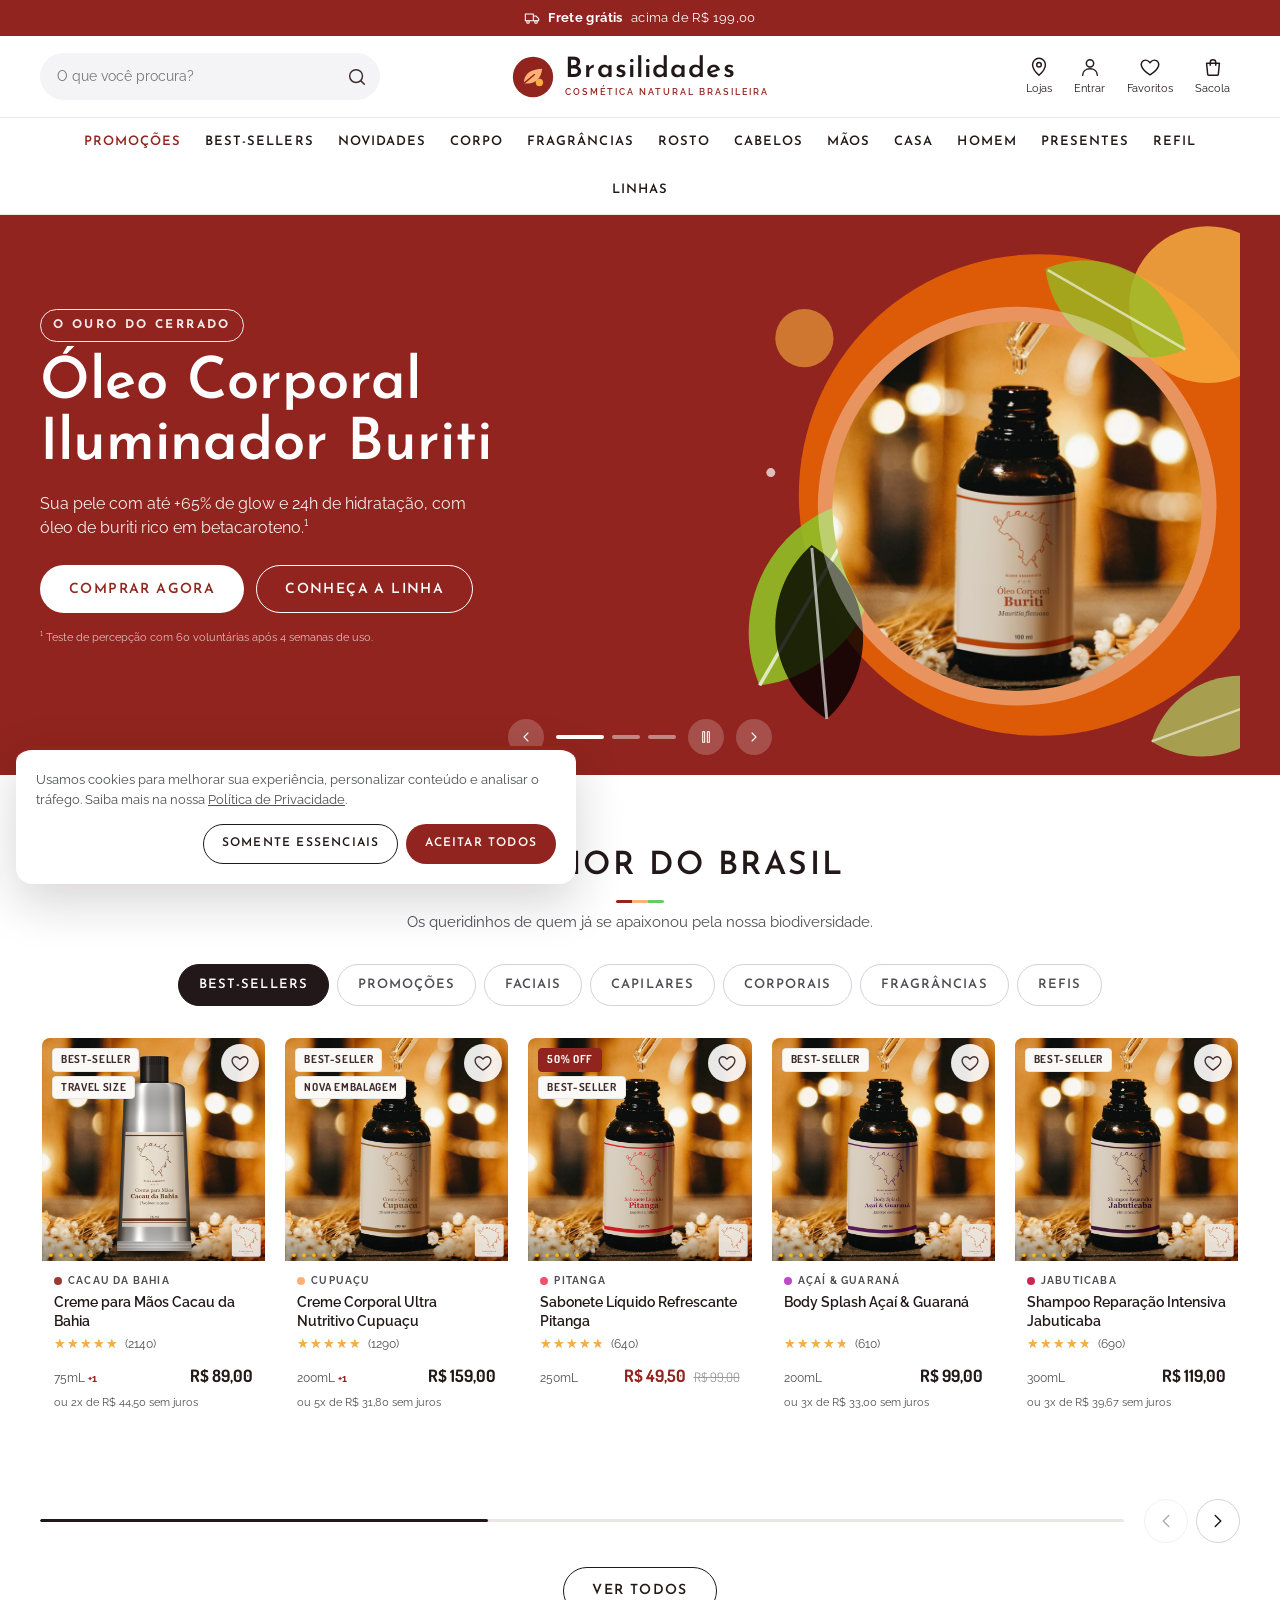
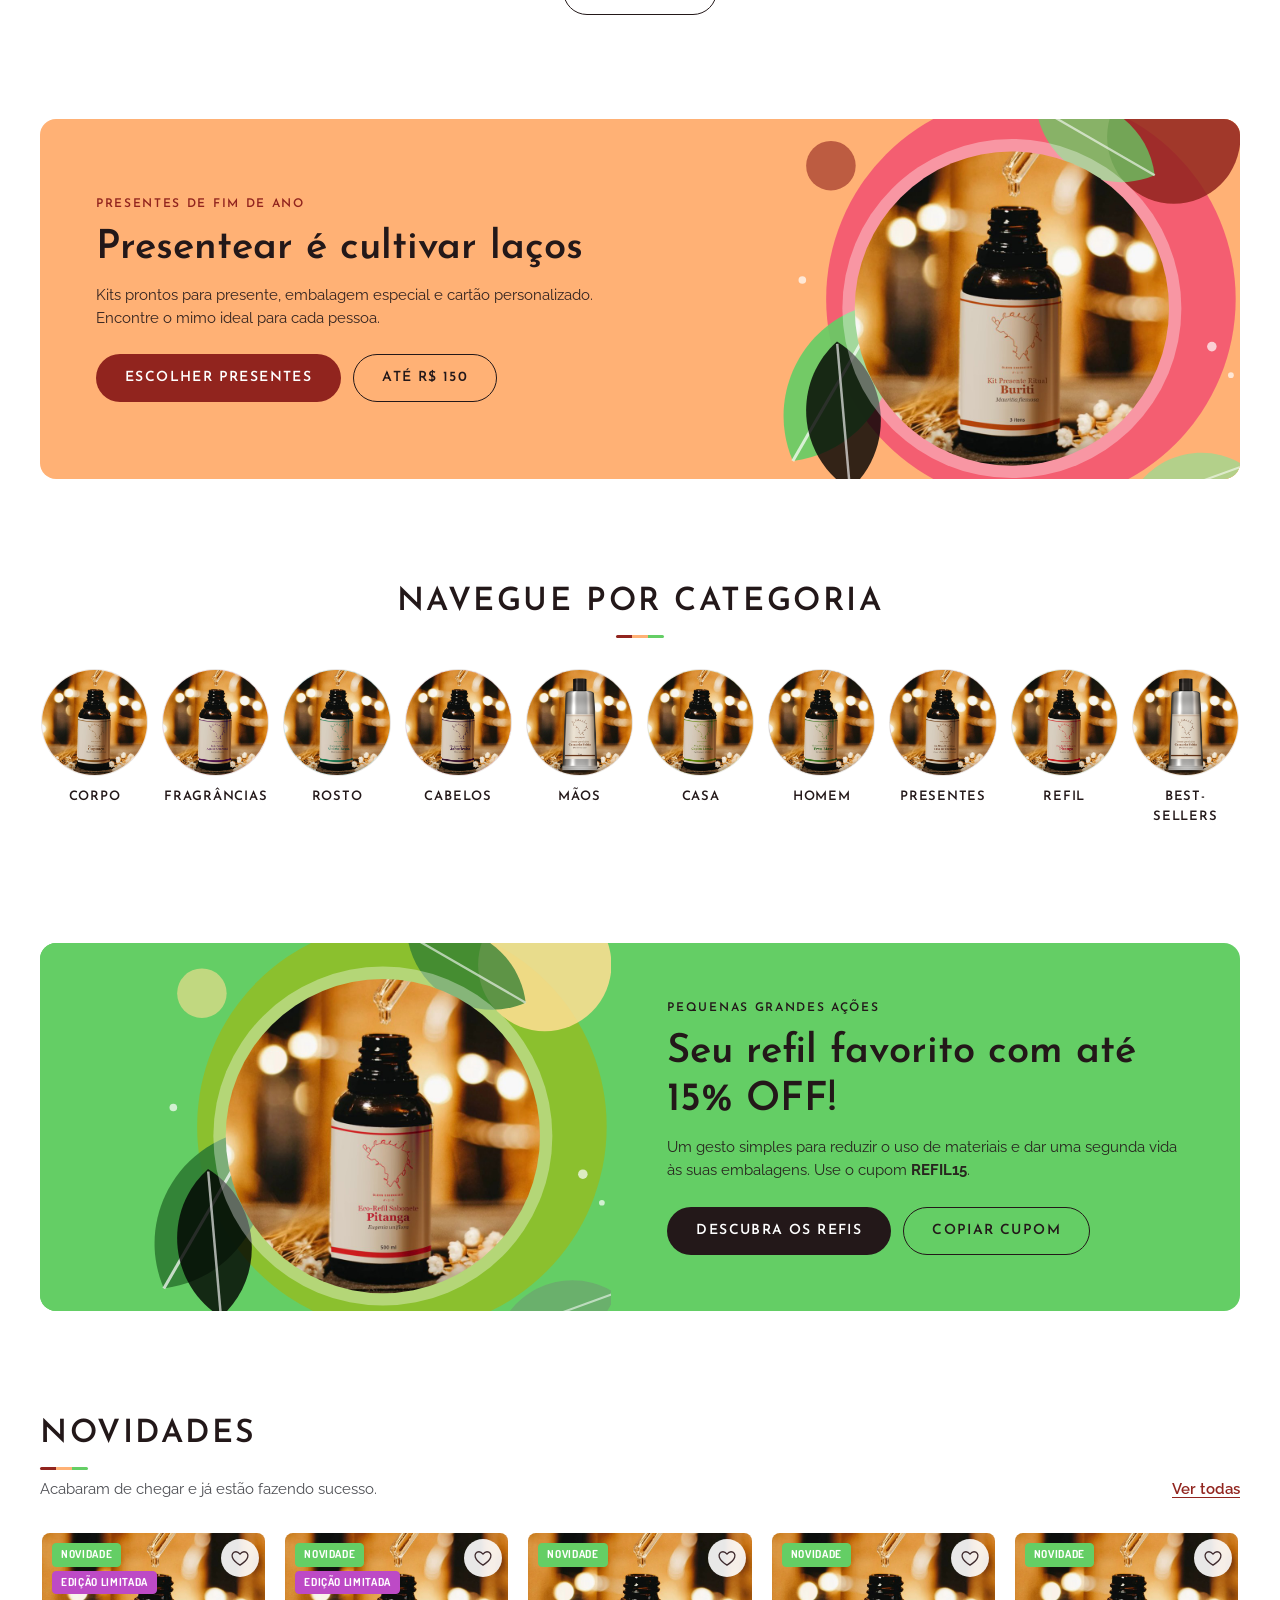
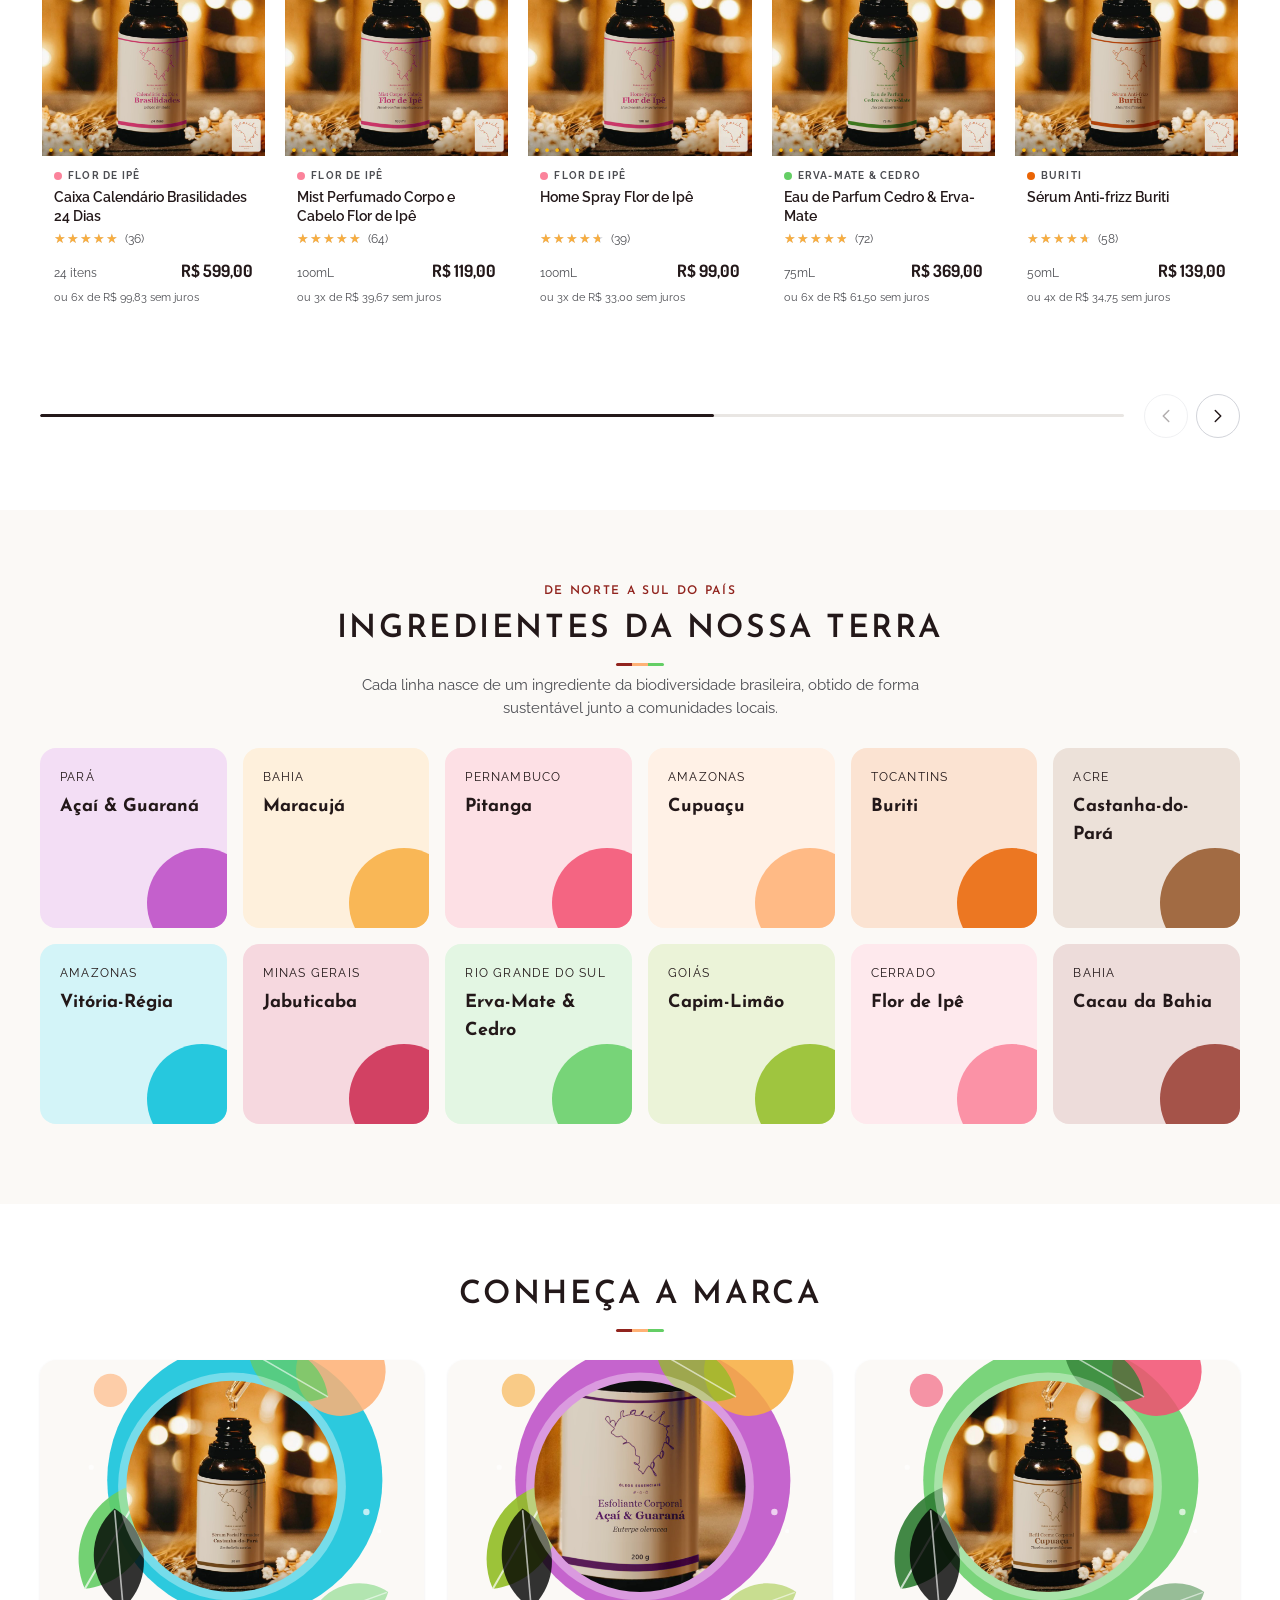
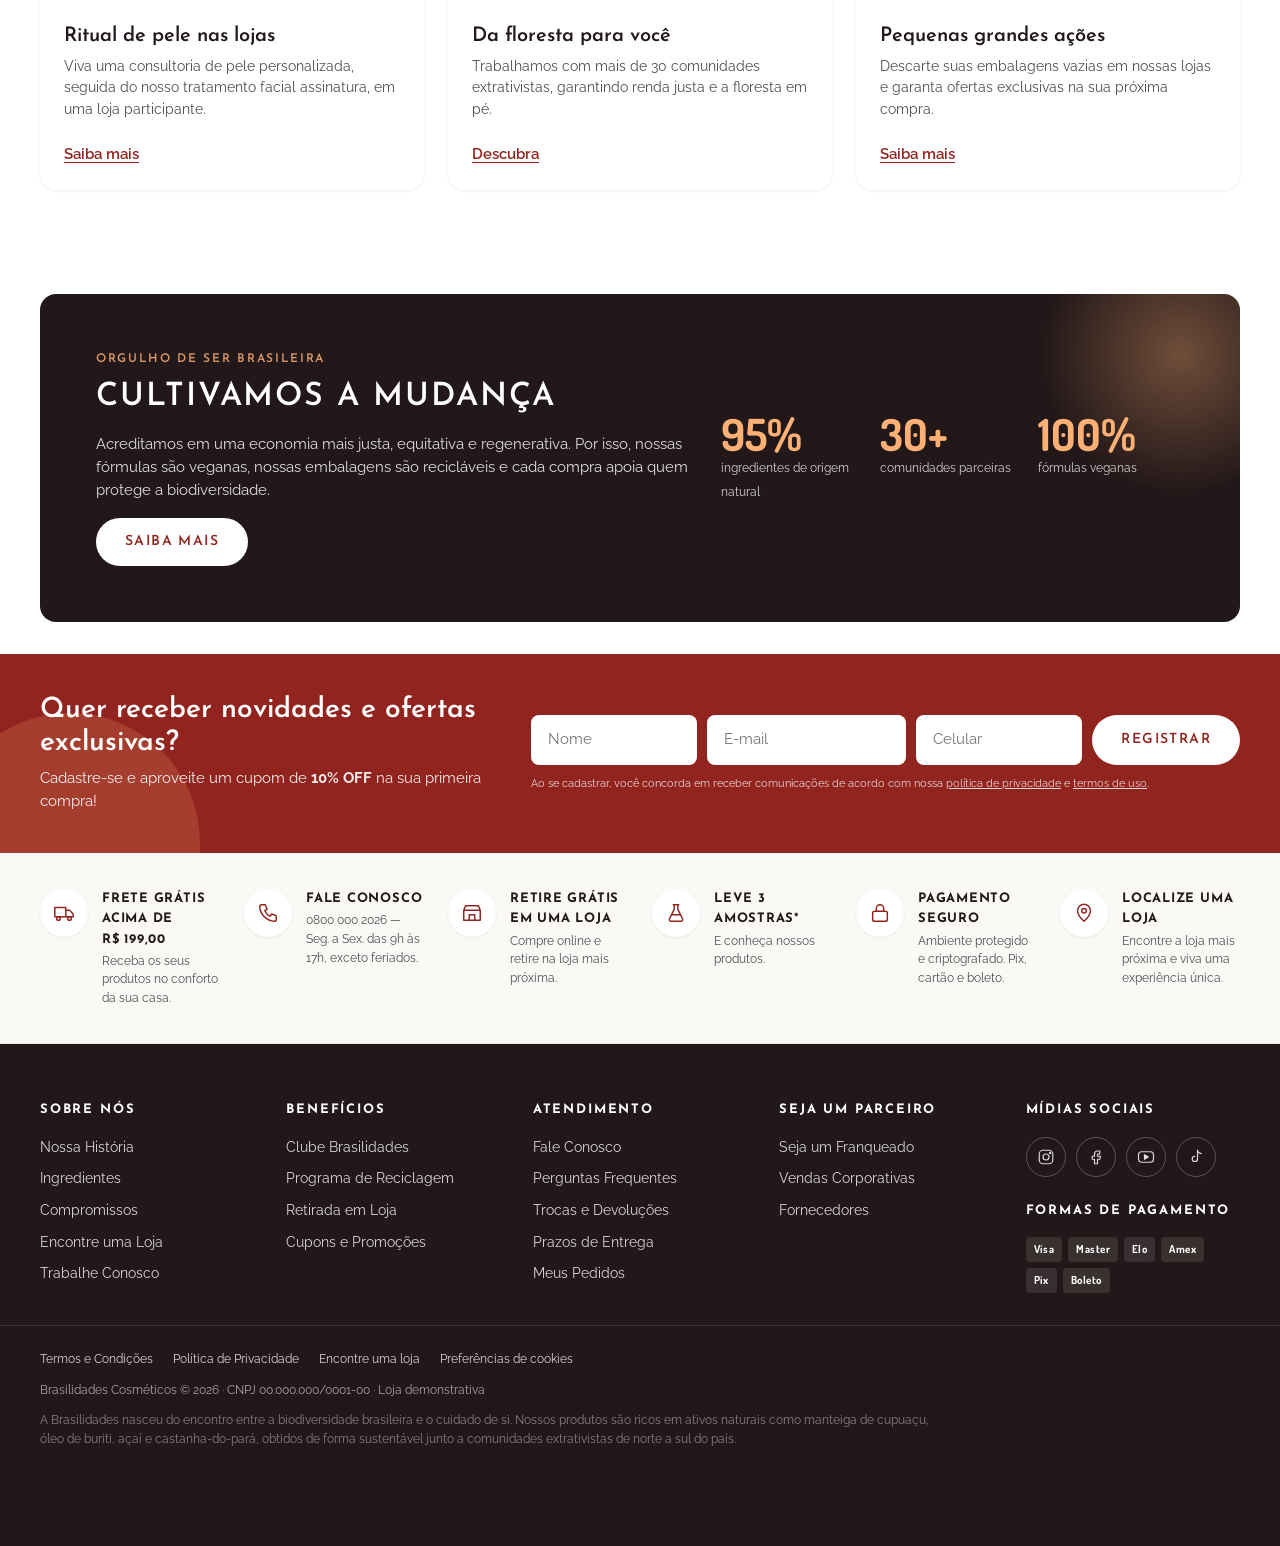
<file: index.html>
<!DOCTYPE html>
<html lang="pt-BR">
<head>
  <meta charset="UTF-8">
  <meta name="viewport" content="width=device-width, initial-scale=1">
  <title>Brasilidades | Cosmética natural brasileira</title>
  <meta name="description" content="Cosméticos naturais com ingredientes da biodiversidade brasileira: cuidados para corpo, rosto, cabelos, fragrâncias e presentes. Frete grátis acima de R$199.">
  <meta name="theme-color" content="#91241E">
  <link rel="icon" href="img/favicon.svg" type="image/svg+xml">
  <link rel="preconnect" href="https://fonts.googleapis.com">
  <link rel="preconnect" href="https://fonts.gstatic.com" crossorigin>
  <link rel="stylesheet" href="https://fonts.googleapis.com/css2?family=Raleway:wght@400;500;600;700;800&family=Josefin+Sans:wght@300;400;600;700&family=Dosis:wght@400;700&display=swap">
  <link rel="stylesheet" href="css/style.css">
</head>
<body data-page="home">
  <div id="app-header"></div>

  <main id="main">
    <h1 class="sr-only">Brasilidades — cosmética natural brasileira</h1>

    <!-- Banner principal -->
    <section class="hero" data-hero aria-roledescription="carrossel" aria-label="Destaques">
      <div class="hero__track">
        <article class="hero__slide" style="--bg:#91241E" aria-roledescription="slide" aria-label="1 de 3"
          data-scene='{"bg":"#91241E","c1":"#EA6404","c2":"#F8AD3F","leafColor":"#92BE25","product":"BR001"}'>
          <div class="container hero__slide-inner">
            <div class="hero__content">
              <span class="hero__eyebrow">O ouro do Cerrado</span>
              <h2 class="hero__title">Óleo Corporal Iluminador Buriti</h2>
              <p class="hero__text">Sua pele com até +65% de glow e 24h de hidratação, com óleo de buriti rico em betacaroteno.¹</p>
              <div class="hero__ctas">
                <a class="btn btn--light" href="produto.html?id=BR001">Comprar agora</a>
                <a class="btn btn--ghost-light" href="produtos.html?linha=buriti">Conheça a linha</a>
              </div>
              <p class="hero__note">¹ Teste de percepção com 60 voluntárias após 4 semanas de uso.</p>
            </div>
            <div class="hero__art" data-scene-target></div>
          </div>
        </article>
        <article class="hero__slide" style="--bg:#3F2B2E" aria-roledescription="slide" aria-label="2 de 3"
          data-scene='{"bg":"#3F2B2E","c1":"#D64C63","c2":"#FFB175","leafColor":"#64CE65","product":"BR072"}'>
          <div class="container hero__slide-inner">
            <div class="hero__content">
              <span class="hero__eyebrow">Edição limitada</span>
              <h2 class="hero__title">Novo Calendário Brasilidades</h2>
              <p class="hero__text">24 presentes e um ritual de cuidados completo para você ou para quem você ama.</p>
              <div class="hero__ctas">
                <a class="btn btn--light" href="produto.html?id=BR072">Garanta o seu</a>
                <a class="btn btn--ghost-light" href="produtos.html?cat=presentes">Ver presentes</a>
              </div>
            </div>
            <div class="hero__art" data-scene-target></div>
          </div>
        </article>
        <article class="hero__slide" style="--bg:#CC274E" aria-roledescription="slide" aria-label="3 de 3"
          data-scene='{"bg":"#CC274E","c1":"#FB839B","c2":"#FFDF93","leafColor":"#92BE25","product":"BR010"}'>
          <div class="container hero__slide-inner">
            <div class="hero__content">
              <span class="hero__eyebrow">Fragrância best-seller</span>
              <h2 class="hero__title">Eau de Parfum Flor de Ipê</h2>
              <p class="hero__text">Quando o ipê floresce, o Cerrado se pinta de rosa. Um floral luminoso, elegante e marcante.</p>
              <div class="hero__ctas">
                <a class="btn btn--light" href="produto.html?id=BR010">Descubra</a>
                <a class="btn btn--ghost-light" href="produtos.html?cat=fragrancias">Todas as fragrâncias</a>
              </div>
            </div>
            <div class="hero__art" data-scene-target></div>
          </div>
        </article>
      </div>
      <div class="hero__nav">
        <button class="hero__arrow" type="button" data-hero-prev aria-label="Slide anterior"></button>
        <div class="hero__dots" role="tablist" aria-label="Escolher slide"></div>
        <button class="hero__toggle" type="button" data-hero-toggle aria-label="Pausar"></button>
        <button class="hero__arrow" type="button" data-hero-next aria-label="Próximo slide"></button>
      </div>
    </section>

    <!-- O melhor do Brasil (abas) -->
    <section class="section" aria-labelledby="best-title">
      <div class="container">
        <div class="section-head">
          <h2 class="section-title" id="best-title">O melhor do Brasil</h2>
          <p class="section-sub">Os queridinhos de quem já se apaixonou pela nossa biodiversidade.</p>
        </div>
        <div class="tabs" role="tablist" data-home-tabs>
          <button class="tab" role="tab" aria-selected="true" data-tab="best">Best-Sellers</button>
          <button class="tab" role="tab" aria-selected="false" data-tab="sale">Promoções</button>
          <button class="tab" role="tab" aria-selected="false" data-tab="rosto">Faciais</button>
          <button class="tab" role="tab" aria-selected="false" data-tab="cabelos">Capilares</button>
          <button class="tab" role="tab" aria-selected="false" data-tab="corpo-banho">Corporais</button>
          <button class="tab" role="tab" aria-selected="false" data-tab="fragrancias">Fragrâncias</button>
          <button class="tab" role="tab" aria-selected="false" data-tab="refil">Refis</button>
        </div>
        <div role="tabpanel" data-home-tabpanel></div>
        <div class="text-center" style="margin-top:24px"><a class="btn btn--outline" href="produtos.html?tag=best-seller" data-tab-link>Ver todos</a></div>
      </div>
    </section>

    <!-- Banner calendário -->
    <section class="section--sm" aria-label="Destaque de presentes">
      <div class="container">
        <div class="promo-banner" style="--bg:#FFB175; --fg:#231819" data-reveal>
          <div class="promo-banner__content">
            <p class="eyebrow" style="color:#91241E">Presentes de fim de ano</p>
            <h2 class="promo-banner__title">Presentear é cultivar laços</h2>
            <p class="promo-banner__text">Kits prontos para presente, embalagem especial e cartão personalizado. Encontre o mimo ideal para cada pessoa.</p>
            <div class="hero__ctas">
              <a class="btn btn--primary" href="produtos.html?cat=presentes">Escolher presentes</a>
              <a class="btn btn--outline" href="produtos.html?cat=presentes&sub=At%C3%A9%20R%24%20150">Até R$ 150</a>
            </div>
          </div>
          <div class="promo-banner__art" data-scene-target data-scene='{"bg":"#FFB175","c1":"#F25071","c2":"#91241E","leafColor":"#64CE65","product":"BR070"}'></div>
        </div>
      </div>
    </section>

    <!-- Categorias -->
    <section class="section" aria-labelledby="cat-title">
      <div class="container">
        <div class="section-head">
          <h2 class="section-title" id="cat-title">Navegue por categoria</h2>
        </div>
        <div class="cat-grid" data-cat-grid></div>
      </div>
    </section>

    <!-- Refil -->
    <section class="section--sm" aria-label="Promoção de refis">
      <div class="container">
        <div class="promo-banner promo-banner--reverse" style="--bg:#64CE65; --fg:#231819" data-reveal>
          <div class="promo-banner__art" data-scene-target data-scene='{"bg":"#64CE65","c1":"#92BE25","c2":"#FFDF93","leafColor":"#2e7d32","product":"BR080"}'></div>
          <div class="promo-banner__content">
            <p class="eyebrow" style="color:#231819">Pequenas grandes ações</p>
            <h2 class="promo-banner__title">Seu refil favorito com até 15% OFF!</h2>
            <p class="promo-banner__text">Um gesto simples para reduzir o uso de materiais e dar uma segunda vida às suas embalagens. Use o cupom <strong>REFIL15</strong>.</p>
            <div class="hero__ctas">
              <a class="btn btn--dark" href="produtos.html?cat=refil">Descubra os refis</a>
              <button class="btn btn--outline" type="button" data-copy="REFIL15">Copiar cupom</button>
            </div>
          </div>
        </div>
      </div>
    </section>

    <!-- Novidades -->
    <section class="section" aria-labelledby="new-title">
      <div class="container">
        <div class="section-head section-head--row">
          <div>
            <h2 class="section-title" id="new-title">Novidades</h2>
            <p class="section-sub" style="margin:0">Acabaram de chegar e já estão fazendo sucesso.</p>
          </div>
          <a class="link" href="produtos.html?tag=novidade">Ver todas</a>
        </div>
        <div data-new-carousel></div>
      </div>
    </section>

    <!-- Ingredientes -->
    <section class="section section--cream" aria-labelledby="ing-title">
      <div class="container">
        <div class="section-head">
          <p class="eyebrow">De norte a sul do país</p>
          <h2 class="section-title" id="ing-title">Ingredientes da nossa terra</h2>
          <p class="section-sub">Cada linha nasce de um ingrediente da biodiversidade brasileira, obtido de forma sustentável junto a comunidades locais.</p>
        </div>
        <div class="ingredients" data-ingredients></div>
      </div>
    </section>

    <!-- Conheça a marca -->
    <section class="section" aria-labelledby="brand-title">
      <div class="container">
        <div class="section-head">
          <h2 class="section-title" id="brand-title">Conheça a marca</h2>
        </div>
        <div class="content-cards">
          <article class="content-card" data-reveal>
            <div class="content-card__art" data-scene-target data-scene='{"bg":"#FBF9F6","c1":"#09C1DA","c2":"#FFB175","leafColor":"#64CE65","product":"BR020","align":"center"}'></div>
            <div class="content-card__body">
              <h3 class="content-card__title">Ritual de pele nas lojas</h3>
              <p>Viva uma consultoria de pele personalizada, seguida do nosso tratamento facial assinatura, em uma loja participante.</p>
              <a class="link" href="lojas.html">Saiba mais</a>
            </div>
          </article>
          <article class="content-card" data-reveal>
            <div class="content-card__art" data-scene-target data-scene='{"bg":"#FBF9F6","c1":"#BD4AC6","c2":"#F8AD3F","leafColor":"#92BE25","product":"BR005","align":"center","alt":true}'></div>
            <div class="content-card__body">
              <h3 class="content-card__title">Da floresta para você</h3>
              <p>Trabalhamos com mais de 30 comunidades extrativistas, garantindo renda justa e a floresta em pé.</p>
              <a class="link" href="sobre.html#ingredientes">Descubra</a>
            </div>
          </article>
          <article class="content-card" data-reveal>
            <div class="content-card__art" data-scene-target data-scene='{"bg":"#FBF9F6","c1":"#64CE65","c2":"#F25071","leafColor":"#2e7d32","product":"BR081","align":"center"}'></div>
            <div class="content-card__body">
              <h3 class="content-card__title">Pequenas grandes ações</h3>
              <p>Descarte suas embalagens vazias em nossas lojas e garanta ofertas exclusivas na sua próxima compra.</p>
              <a class="link" href="sobre.html#compromissos">Saiba mais</a>
            </div>
          </article>
        </div>
      </div>
    </section>

    <!-- Compromisso -->
    <section class="section--sm" aria-labelledby="commit-title">
      <div class="container">
        <div class="commitment" data-reveal>
          <div>
            <p class="eyebrow" style="color:#FFB175">Orgulho de ser brasileira</p>
            <h2 id="commit-title">Cultivamos a mudança</h2>
            <p>Acreditamos em uma economia mais justa, equitativa e regenerativa. Por isso, nossas fórmulas são veganas, nossas embalagens são recicláveis e cada compra apoia quem protege a biodiversidade.</p>
            <a class="btn btn--light" href="sobre.html#compromissos">Saiba mais</a>
          </div>
          <div class="commitment__stats">
            <div class="commitment__stat"><strong>95%</strong><span>ingredientes de origem natural</span></div>
            <div class="commitment__stat"><strong>30+</strong><span>comunidades parceiras</span></div>
            <div class="commitment__stat"><strong>100%</strong><span>fórmulas veganas</span></div>
          </div>
        </div>
      </div>
    </section>

    <!-- Vistos recentemente -->
    <section class="section" aria-labelledby="recent-title" data-recent-section hidden>
      <div class="container">
        <div class="section-head section-head--row">
          <h2 class="section-title" id="recent-title">Vistos recentemente</h2>
        </div>
        <div data-recent-carousel></div>
      </div>
    </section>
  </main>

  <div id="app-footer"></div>

  <script src="js/data.js"></script>
  <script src="js/app.js"></script>
  <script src="js/pages/home.js"></script>
</body>
</html>
</file>
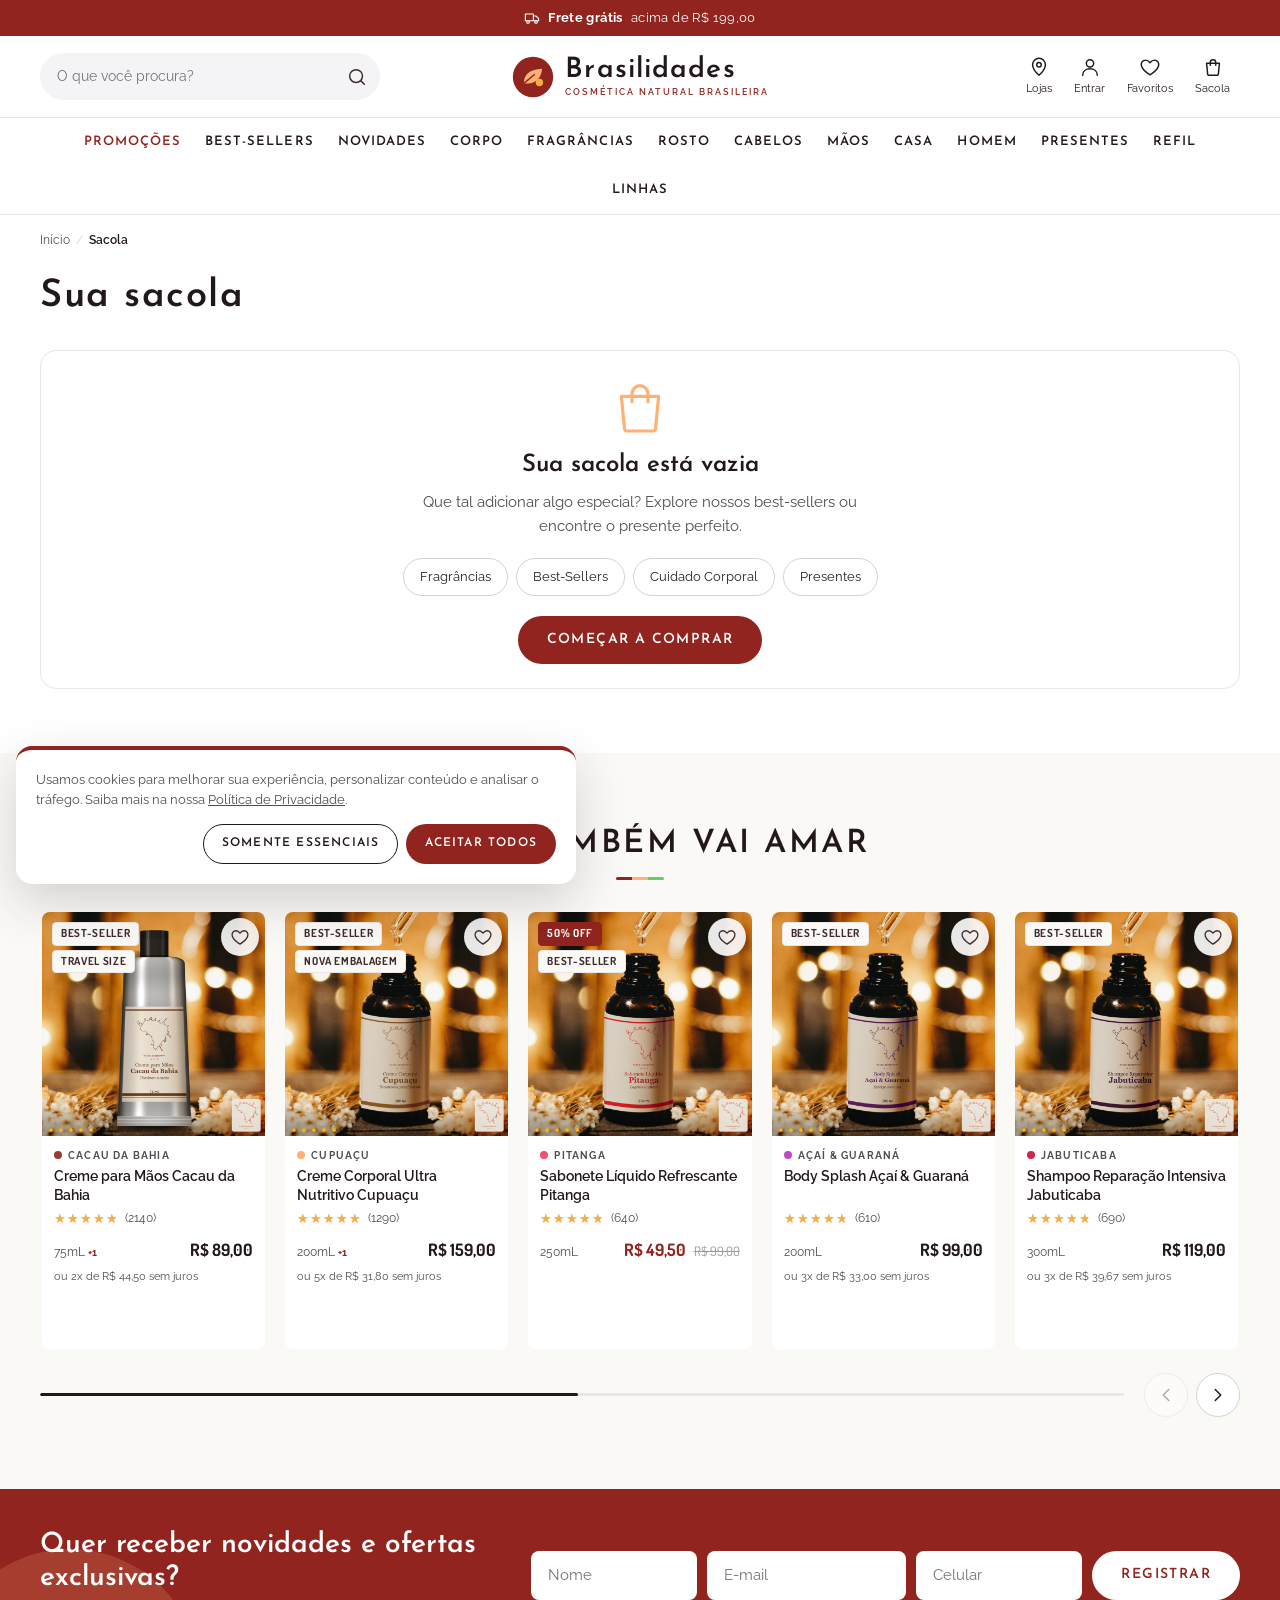
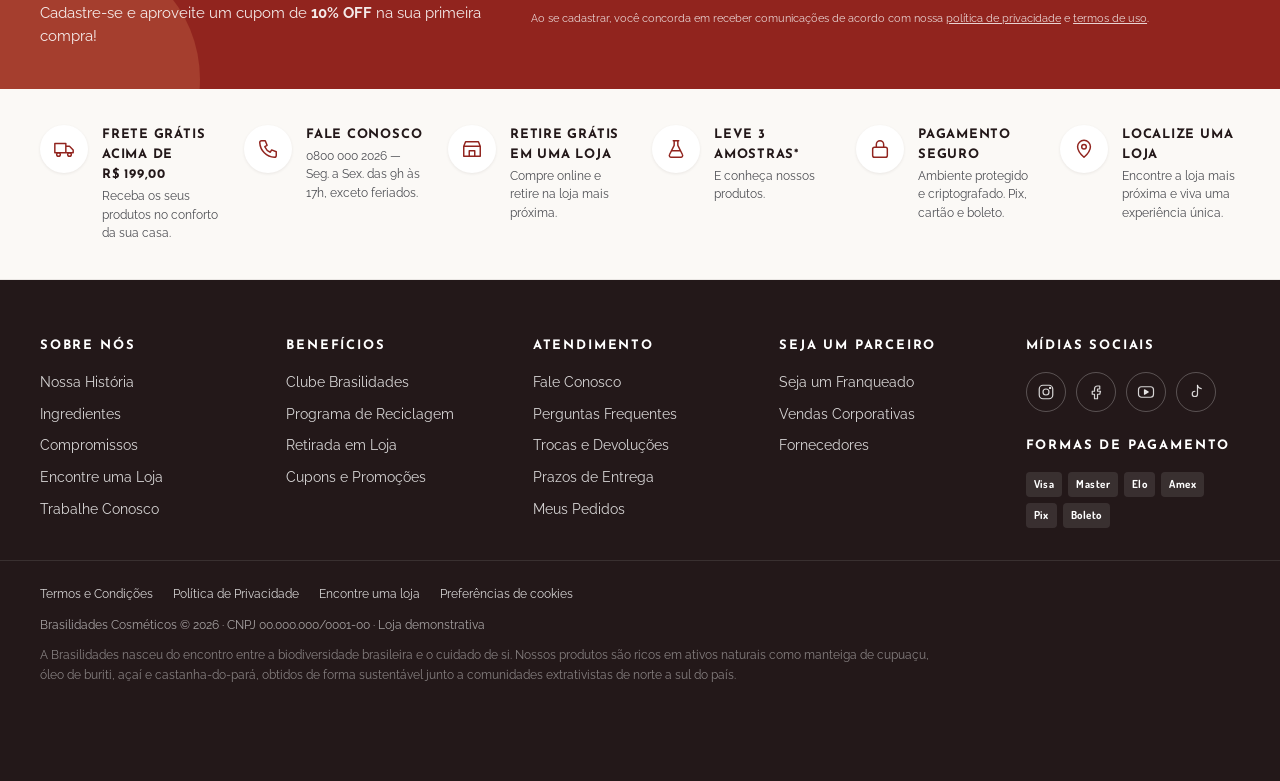
<file: carrinho.html>
<!DOCTYPE html>
<html lang="pt-BR">
<head>
  <meta charset="UTF-8">
  <meta name="viewport" content="width=device-width, initial-scale=1">
  <title>Sua sacola | Brasilidades</title>
  <meta name="robots" content="noindex">
  <meta name="theme-color" content="#91241E">
  <link rel="icon" href="img/favicon.svg" type="image/svg+xml">
  <link rel="preconnect" href="https://fonts.googleapis.com">
  <link rel="preconnect" href="https://fonts.gstatic.com" crossorigin>
  <link rel="stylesheet" href="https://fonts.googleapis.com/css2?family=Raleway:wght@400;500;600;700;800&family=Josefin+Sans:wght@300;400;600;700&family=Dosis:wght@400;700&display=swap">
  <link rel="stylesheet" href="css/style.css">
</head>
<body data-page="cart">
  <div id="app-header"></div>

  <main id="main">
    <div class="container">
      <nav aria-label="Você está em"><ol class="breadcrumb"><li><a href="index.html">Início</a></li><li>Sacola</li></ol></nav>
      <header class="page-head">
        <h1>Sua sacola</h1>
        <p data-cart-sub></p>
      </header>
      <div data-cart></div>
    </div>

    <section class="section section--cream" aria-labelledby="sug-title">
      <div class="container">
        <div class="section-head"><h2 class="section-title" id="sug-title">Você também vai amar</h2></div>
        <div data-suggestions></div>
      </div>
    </section>
  </main>

  <div id="app-footer"></div>

  <script src="js/data.js"></script>
  <script src="js/app.js"></script>
  <script src="js/pages/cart.js"></script>
</body>
</html>
</file>
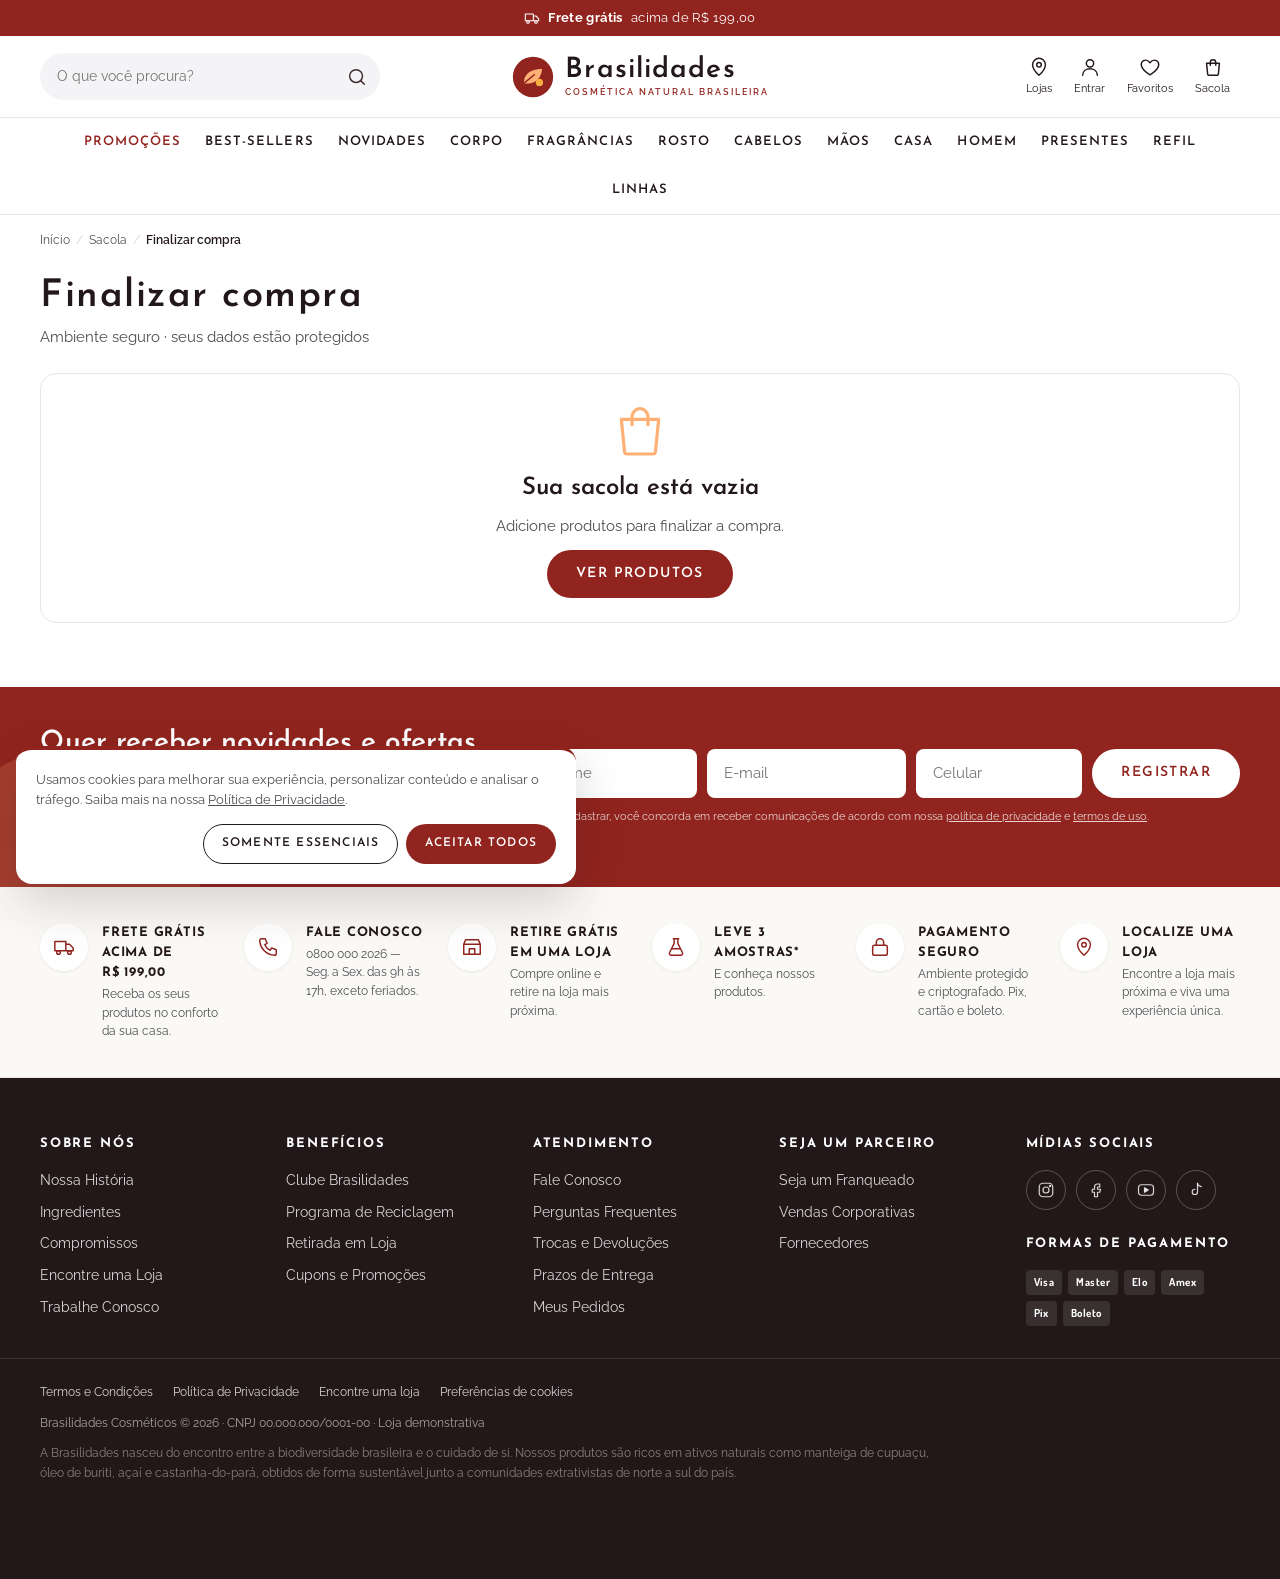
<file: checkout.html>
<!DOCTYPE html>
<html lang="pt-BR">
<head>
  <meta charset="UTF-8">
  <meta name="viewport" content="width=device-width, initial-scale=1">
  <title>Finalizar compra | Brasilidades</title>
  <meta name="robots" content="noindex">
  <meta name="theme-color" content="#91241E">
  <link rel="icon" href="img/favicon.svg" type="image/svg+xml">
  <link rel="preconnect" href="https://fonts.googleapis.com">
  <link rel="preconnect" href="https://fonts.gstatic.com" crossorigin>
  <link rel="stylesheet" href="https://fonts.googleapis.com/css2?family=Raleway:wght@400;500;600;700;800&family=Josefin+Sans:wght@300;400;600;700&family=Dosis:wght@400;700&display=swap">
  <link rel="stylesheet" href="css/style.css">
</head>
<body data-page="checkout">
  <div id="app-header"></div>

  <main id="main">
    <div class="container">
      <nav aria-label="Você está em"><ol class="breadcrumb"><li><a href="index.html">Início</a></li><li><a href="carrinho.html">Sacola</a></li><li>Finalizar compra</li></ol></nav>
      <header class="page-head"><h1>Finalizar compra</h1><p>Ambiente seguro · seus dados estão protegidos</p></header>
      <div data-checkout></div>
    </div>
  </main>

  <div id="app-footer"></div>

  <script src="js/data.js"></script>
  <script src="js/app.js"></script>
  <script src="js/pages/checkout.js"></script>
</body>
</html>
</file>
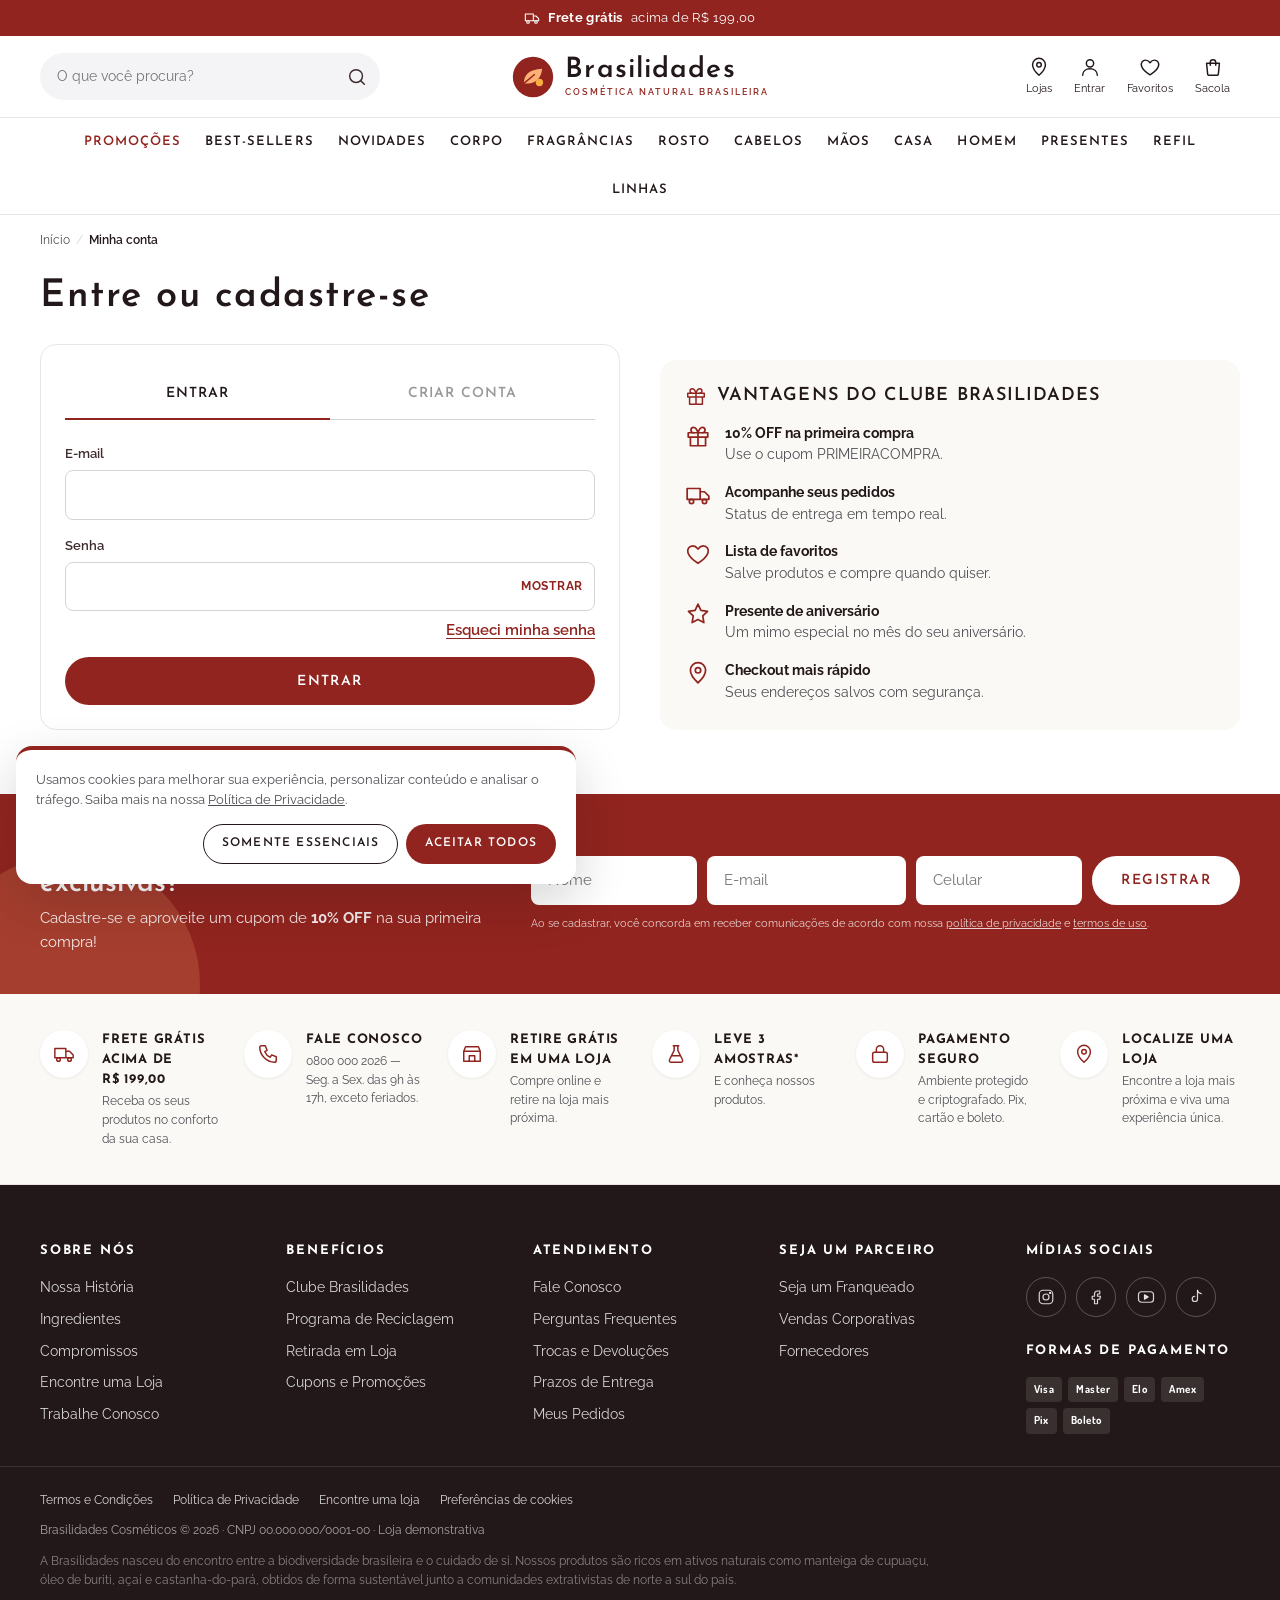
<file: conta.html>
<!DOCTYPE html>
<html lang="pt-BR">
<head>
  <meta charset="UTF-8">
  <meta name="viewport" content="width=device-width, initial-scale=1">
  <title>Minha conta | Brasilidades</title>
  <meta name="robots" content="noindex">
  <meta name="theme-color" content="#91241E">
  <link rel="icon" href="img/favicon.svg" type="image/svg+xml">
  <link rel="preconnect" href="https://fonts.googleapis.com">
  <link rel="preconnect" href="https://fonts.gstatic.com" crossorigin>
  <link rel="stylesheet" href="https://fonts.googleapis.com/css2?family=Raleway:wght@400;500;600;700;800&family=Josefin+Sans:wght@300;400;600;700&family=Dosis:wght@400;700&display=swap">
  <link rel="stylesheet" href="css/style.css">
</head>
<body data-page="account">
  <div id="app-header"></div>

  <main id="main">
    <div class="container">
      <nav aria-label="Você está em"><ol class="breadcrumb"><li><a href="index.html">Início</a></li><li>Minha conta</li></ol></nav>
      <header class="page-head"><h1 data-account-title>Minha conta</h1></header>
      <div data-account></div>
    </div>
  </main>

  <div id="app-footer"></div>

  <script src="js/data.js"></script>
  <script src="js/app.js"></script>
  <script src="js/pages/account.js"></script>
</body>
</html>
</file>
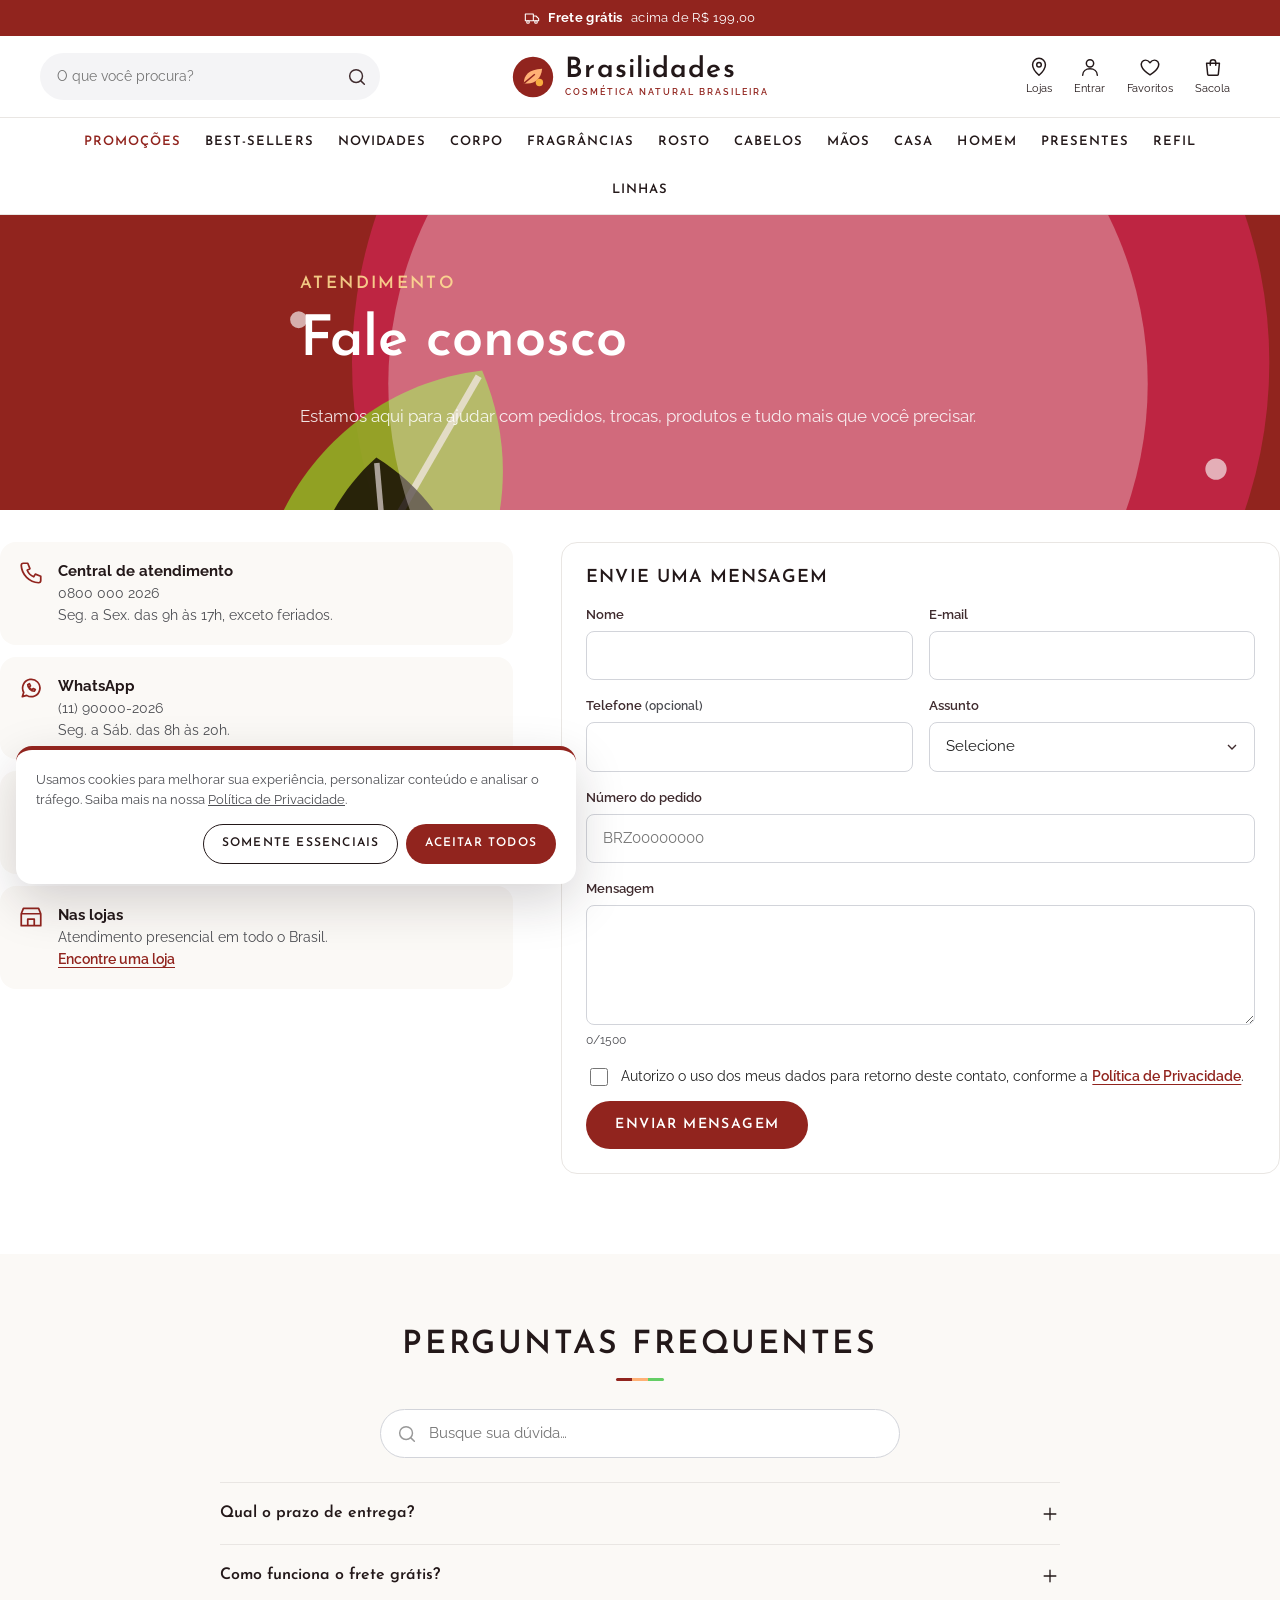
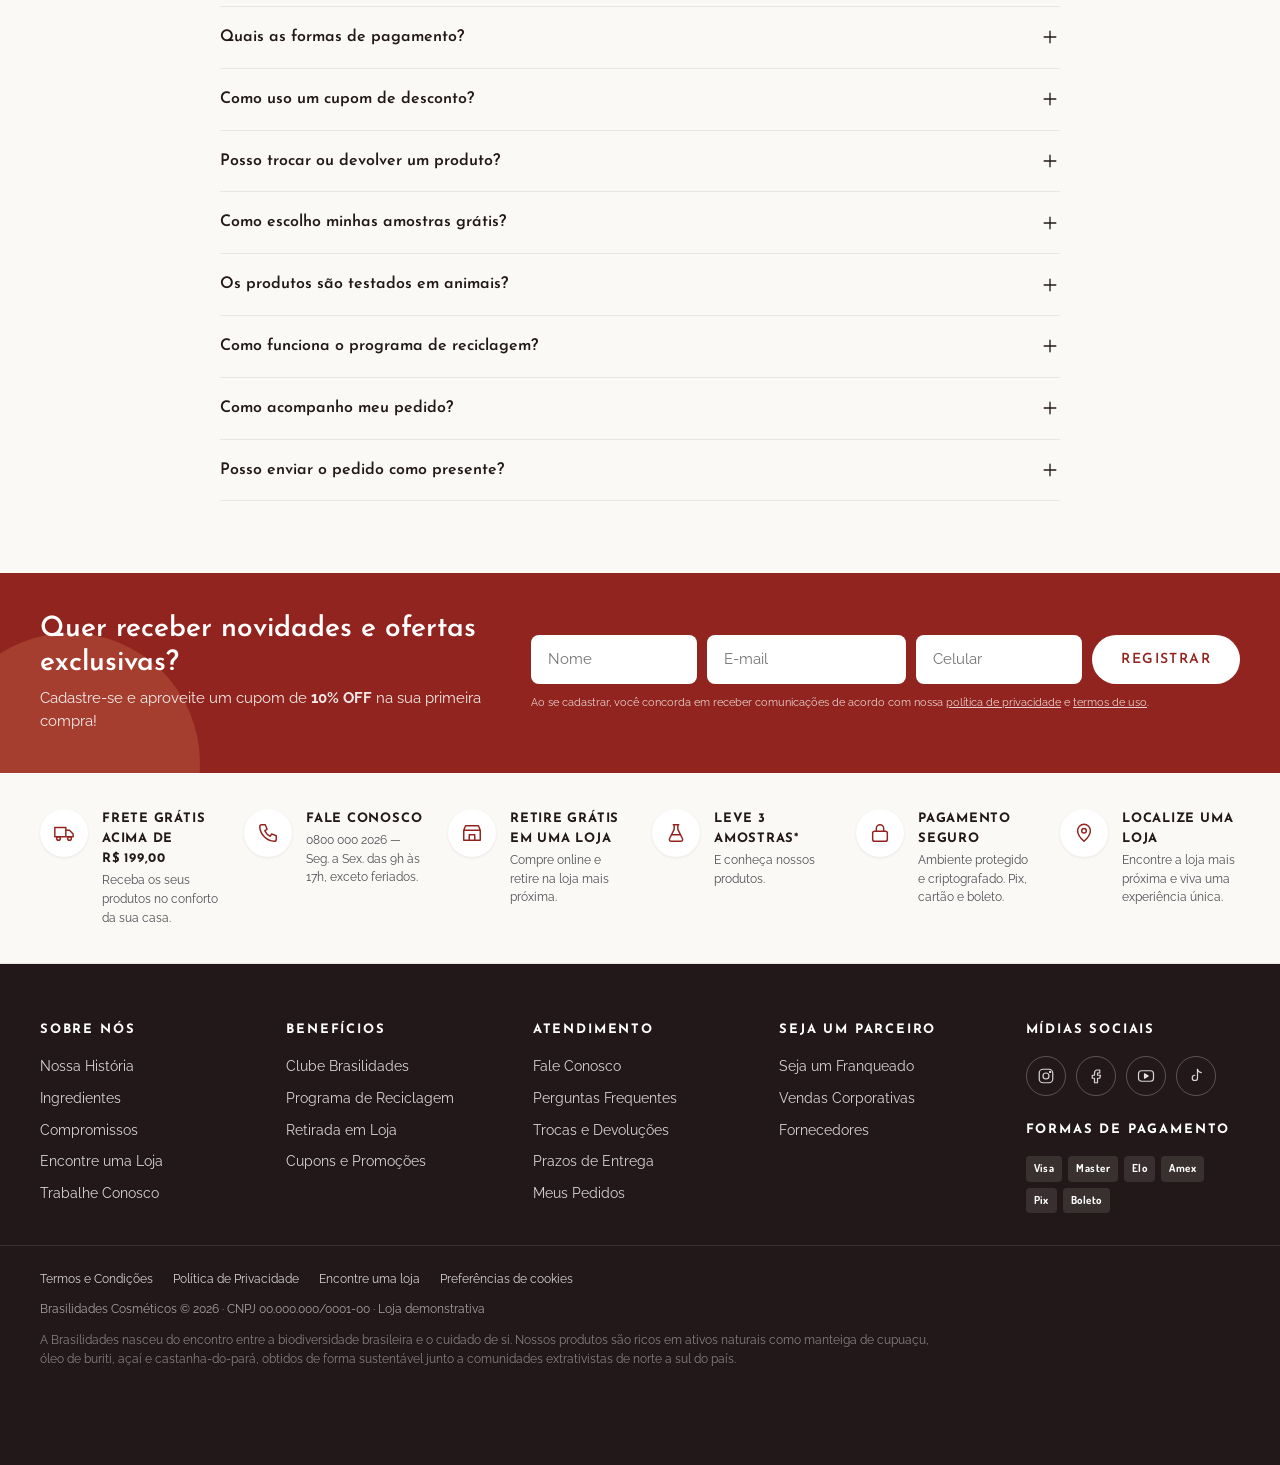
<file: contato.html>
<!DOCTYPE html>
<html lang="pt-BR">
<head>
  <meta charset="UTF-8">
  <meta name="viewport" content="width=device-width, initial-scale=1">
  <title>Fale conosco | Brasilidades</title>
  <meta name="description" content="Central de atendimento Brasilidades: telefone, WhatsApp, e-mail e perguntas frequentes.">
  <meta name="theme-color" content="#91241E">
  <link rel="icon" href="img/favicon.svg" type="image/svg+xml">
  <link rel="preconnect" href="https://fonts.googleapis.com">
  <link rel="preconnect" href="https://fonts.gstatic.com" crossorigin>
  <link rel="stylesheet" href="https://fonts.googleapis.com/css2?family=Raleway:wght@400;500;600;700;800&family=Josefin+Sans:wght@300;400;600;700&family=Dosis:wght@400;700&display=swap">
  <link rel="stylesheet" href="css/style.css">
</head>
<body data-page="contact">
  <div id="app-header"></div>

  <main id="main">
    <section class="inst-hero" style="--bg:#91241E">
      <div class="inst-hero__deco" data-scene-target data-scene='{"bg":"#91241E","c1":"#CC274E","c2":"#FFB175","leafColor":"#92BE25"}'></div>
      <div class="container inst-hero__inner">
        <p class="eyebrow" style="color:#FFDF93">Atendimento</p>
        <h1>Fale conosco</h1>
        <p>Estamos aqui para ajudar com pedidos, trocas, produtos e tudo mais que você precisar.</p>
      </div>
    </section>

    <div class="container section--sm">
      <div class="contact-grid">
        <div class="channels" data-channels></div>

        <form class="panel" data-contact novalidate>
          <h2 class="panel__title">Envie uma mensagem</h2>
          <div class="form-row form-row--2">
            <div class="field"><label for="ct-name">Nome</label><input id="ct-name" name="name" autocomplete="name"></div>
            <div class="field"><label for="ct-email">E-mail</label><input id="ct-email" name="email" type="email" autocomplete="email"></div>
          </div>
          <div class="form-row form-row--2">
            <div class="field"><label for="ct-phone">Telefone <small>(opcional)</small></label><input id="ct-phone" name="phone" data-mask="phone" inputmode="tel"></div>
            <div class="field"><label for="ct-subject">Assunto</label>
              <select id="ct-subject" name="subject">
                <option value="">Selecione</option>
                <option value="pedido">Meu pedido</option>
                <option value="troca">Trocas e devoluções</option>
                <option value="produto">Dúvidas sobre produtos</option>
                <option value="ritual">Agendar Ritual de Pele</option>
                <option value="corporativo">Vendas corporativas</option>
                <option value="franquia">Seja um franqueado</option>
                <option value="outro">Outro assunto</option>
              </select>
            </div>
          </div>
          <div class="field" data-order-field hidden><label for="ct-order">Número do pedido</label><input id="ct-order" name="order" placeholder="BRZ00000000"></div>
          <div class="field"><label for="ct-msg">Mensagem</label><textarea id="ct-msg" name="msg" maxlength="1500"></textarea><small data-msg-count>0/1500</small></div>
          <label class="check"><input type="checkbox" name="lgpd"><span>Autorizo o uso dos meus dados para retorno deste contato, conforme a <a class="link" href="politicas.html#privacidade">Política de Privacidade</a>.</span></label>
          <button class="btn btn--primary" type="submit">Enviar mensagem</button>
        </form>
      </div>
    </div>

    <section class="section section--cream" id="faq" aria-labelledby="faq-title">
      <div class="container container--narrow">
        <div class="section-head"><h2 class="section-title" id="faq-title">Perguntas frequentes</h2></div>
        <div class="faq-search"><label class="sr-only" for="faq-q">Buscar nas perguntas</label><input id="faq-q" type="search" placeholder="Busque sua dúvida…" data-faq-q></div>
        <div class="accordion" data-faq></div>
      </div>
    </section>
  </main>

  <div id="app-footer"></div>

  <script src="js/data.js"></script>
  <script src="js/app.js"></script>
  <script src="js/pages/contact.js"></script>
</body>
</html>
</file>
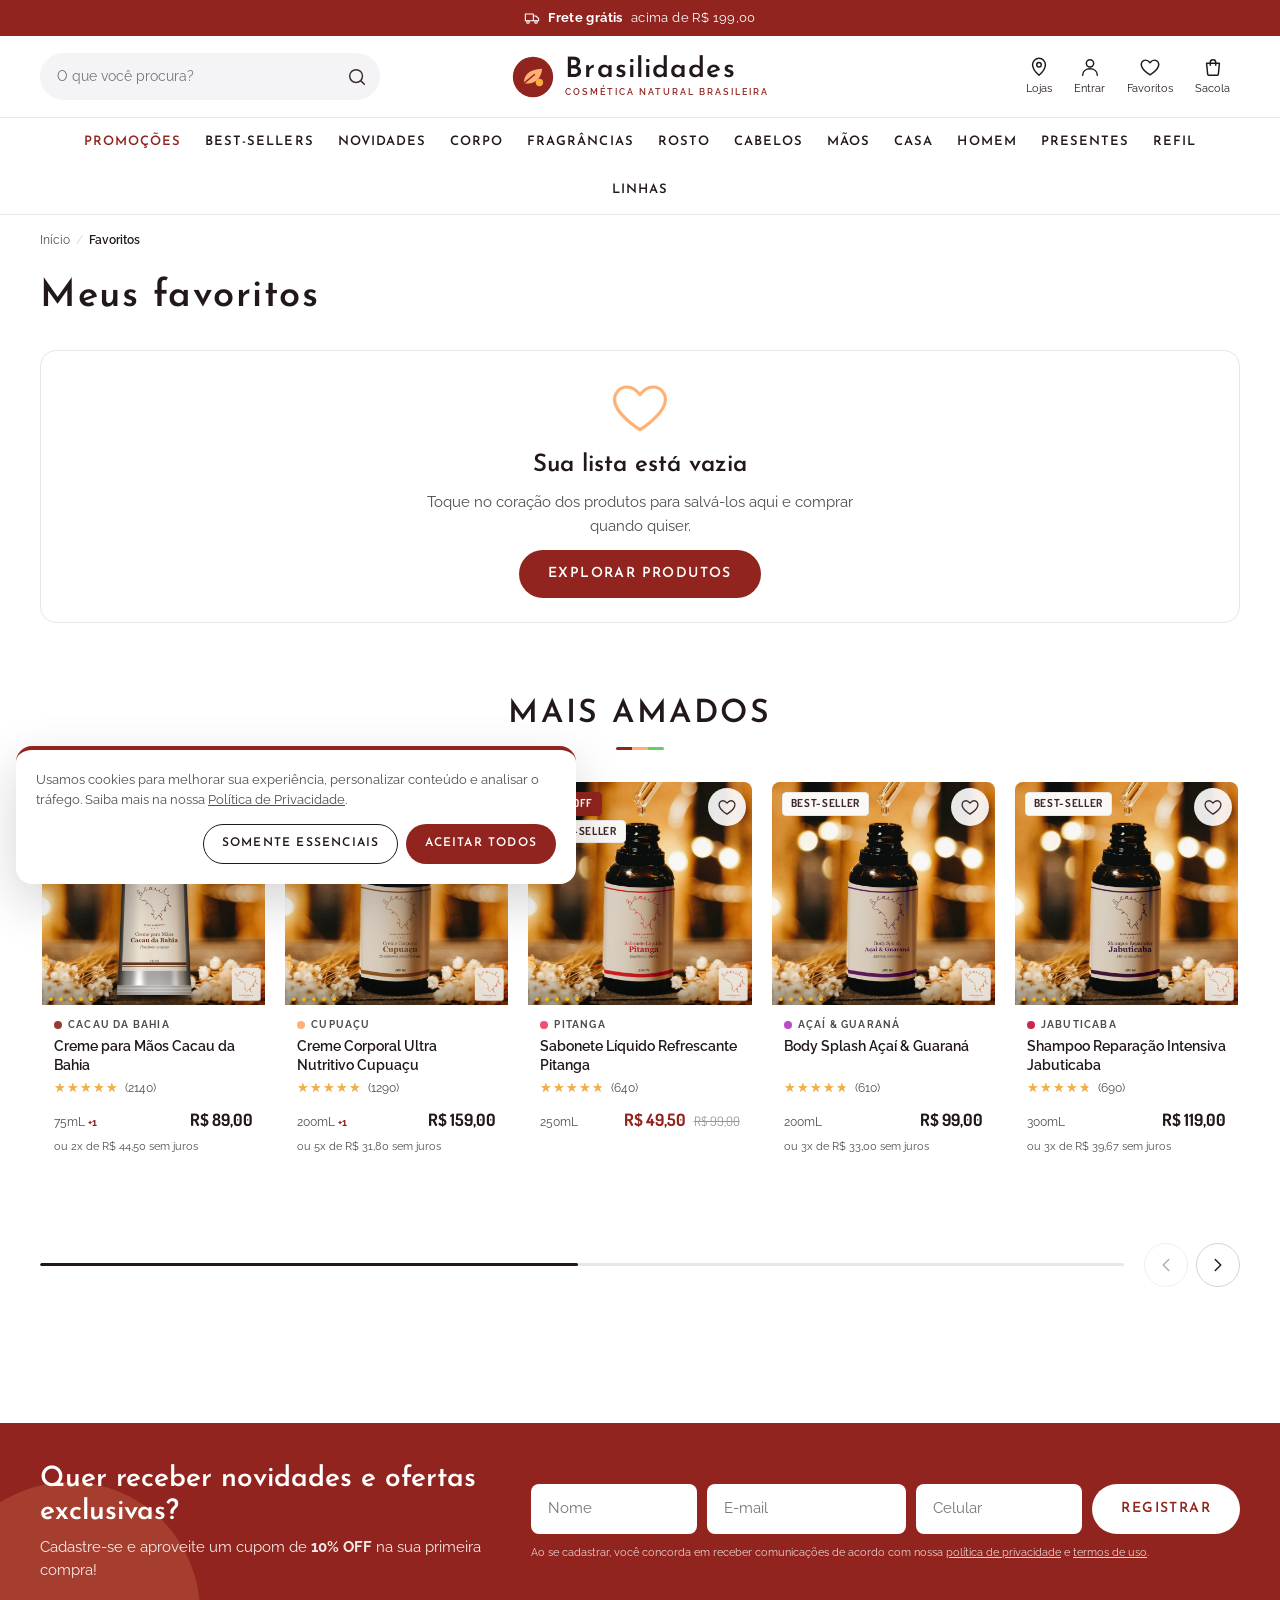
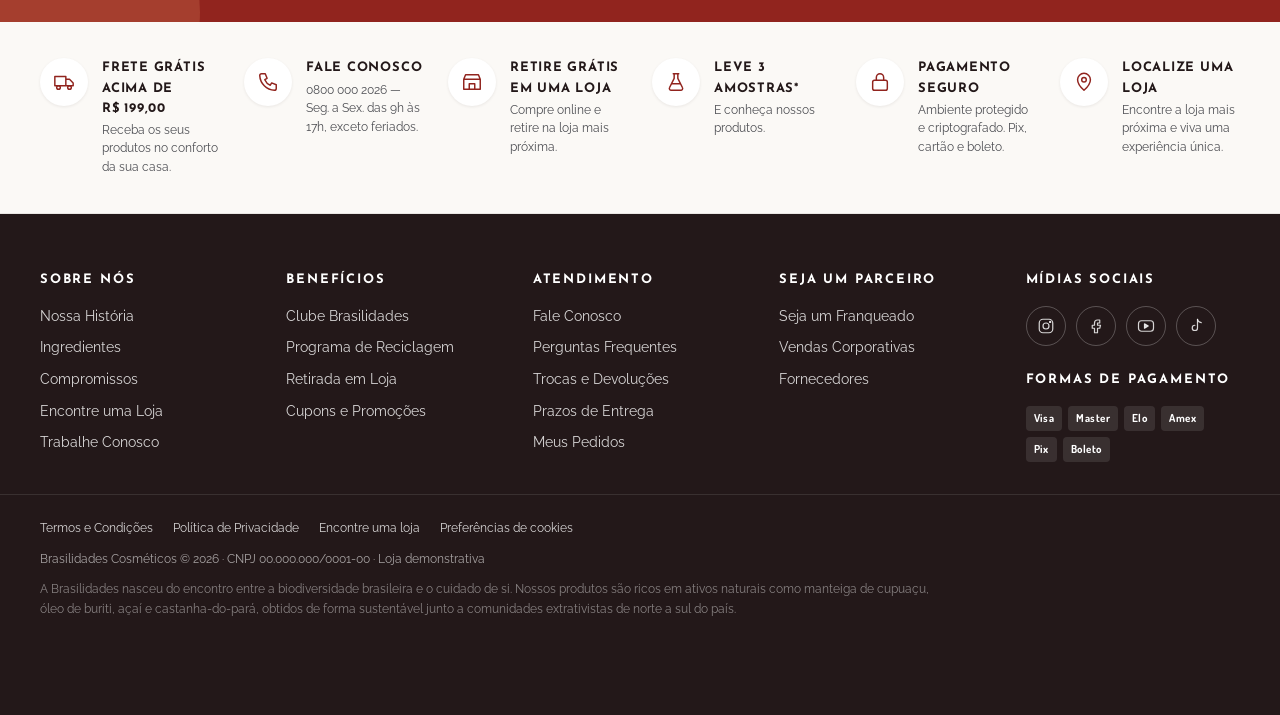
<file: favoritos.html>
<!DOCTYPE html>
<html lang="pt-BR">
<head>
  <meta charset="UTF-8">
  <meta name="viewport" content="width=device-width, initial-scale=1">
  <title>Favoritos | Brasilidades</title>
  <meta name="robots" content="noindex">
  <meta name="theme-color" content="#91241E">
  <link rel="icon" href="img/favicon.svg" type="image/svg+xml">
  <link rel="preconnect" href="https://fonts.googleapis.com">
  <link rel="preconnect" href="https://fonts.gstatic.com" crossorigin>
  <link rel="stylesheet" href="https://fonts.googleapis.com/css2?family=Raleway:wght@400;500;600;700;800&family=Josefin+Sans:wght@300;400;600;700&family=Dosis:wght@400;700&display=swap">
  <link rel="stylesheet" href="css/style.css">
</head>
<body data-page="wishlist">
  <div id="app-header"></div>

  <main id="main">
    <div class="container" style="padding-bottom:64px">
      <nav aria-label="Você está em"><ol class="breadcrumb"><li><a href="index.html">Início</a></li><li>Favoritos</li></ol></nav>
      <header class="page-head section-head--row">
        <div><h1>Meus favoritos</h1><p data-wish-sub></p></div>
        <div class="hero__ctas" data-wish-actions></div>
      </header>
      <div data-wishlist></div>
    </div>
  </main>

  <div id="app-footer"></div>

  <script src="js/data.js"></script>
  <script src="js/app.js"></script>
  <script src="js/pages/wishlist.js"></script>
</body>
</html>
</file>
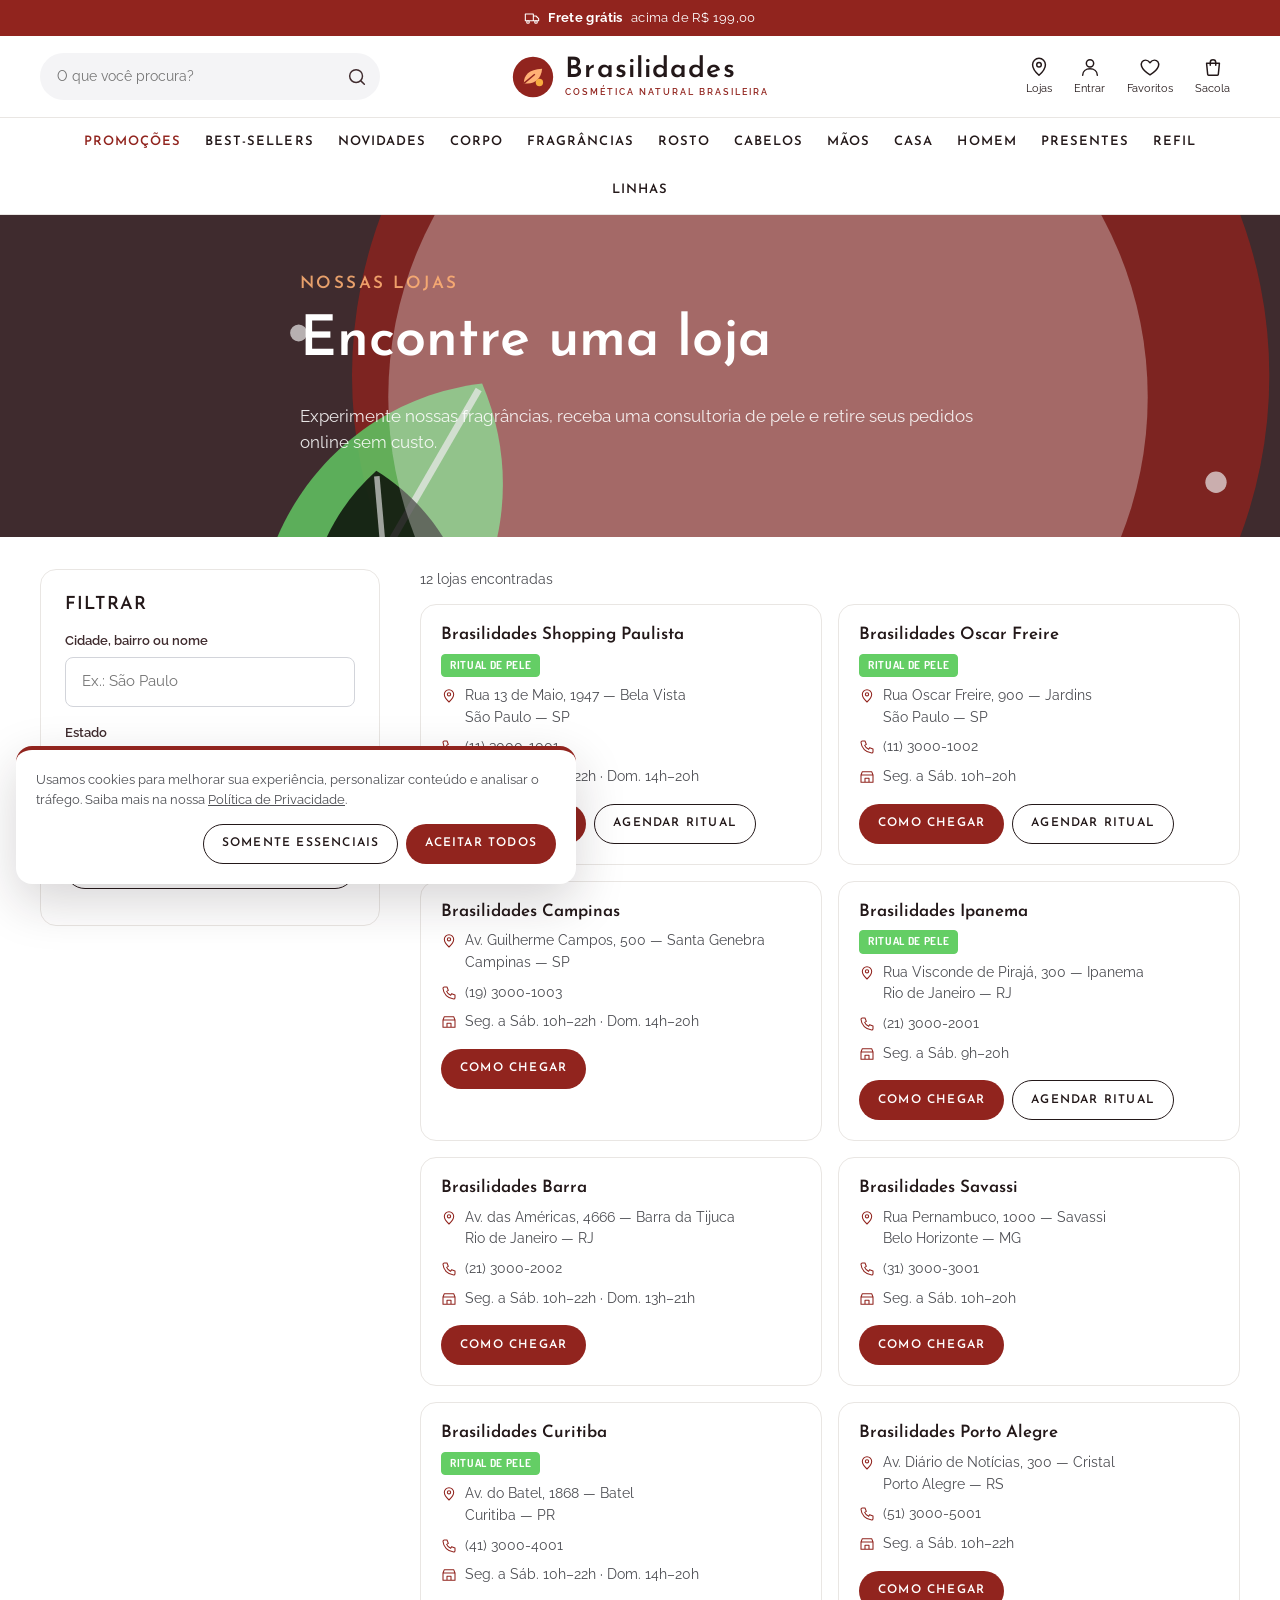
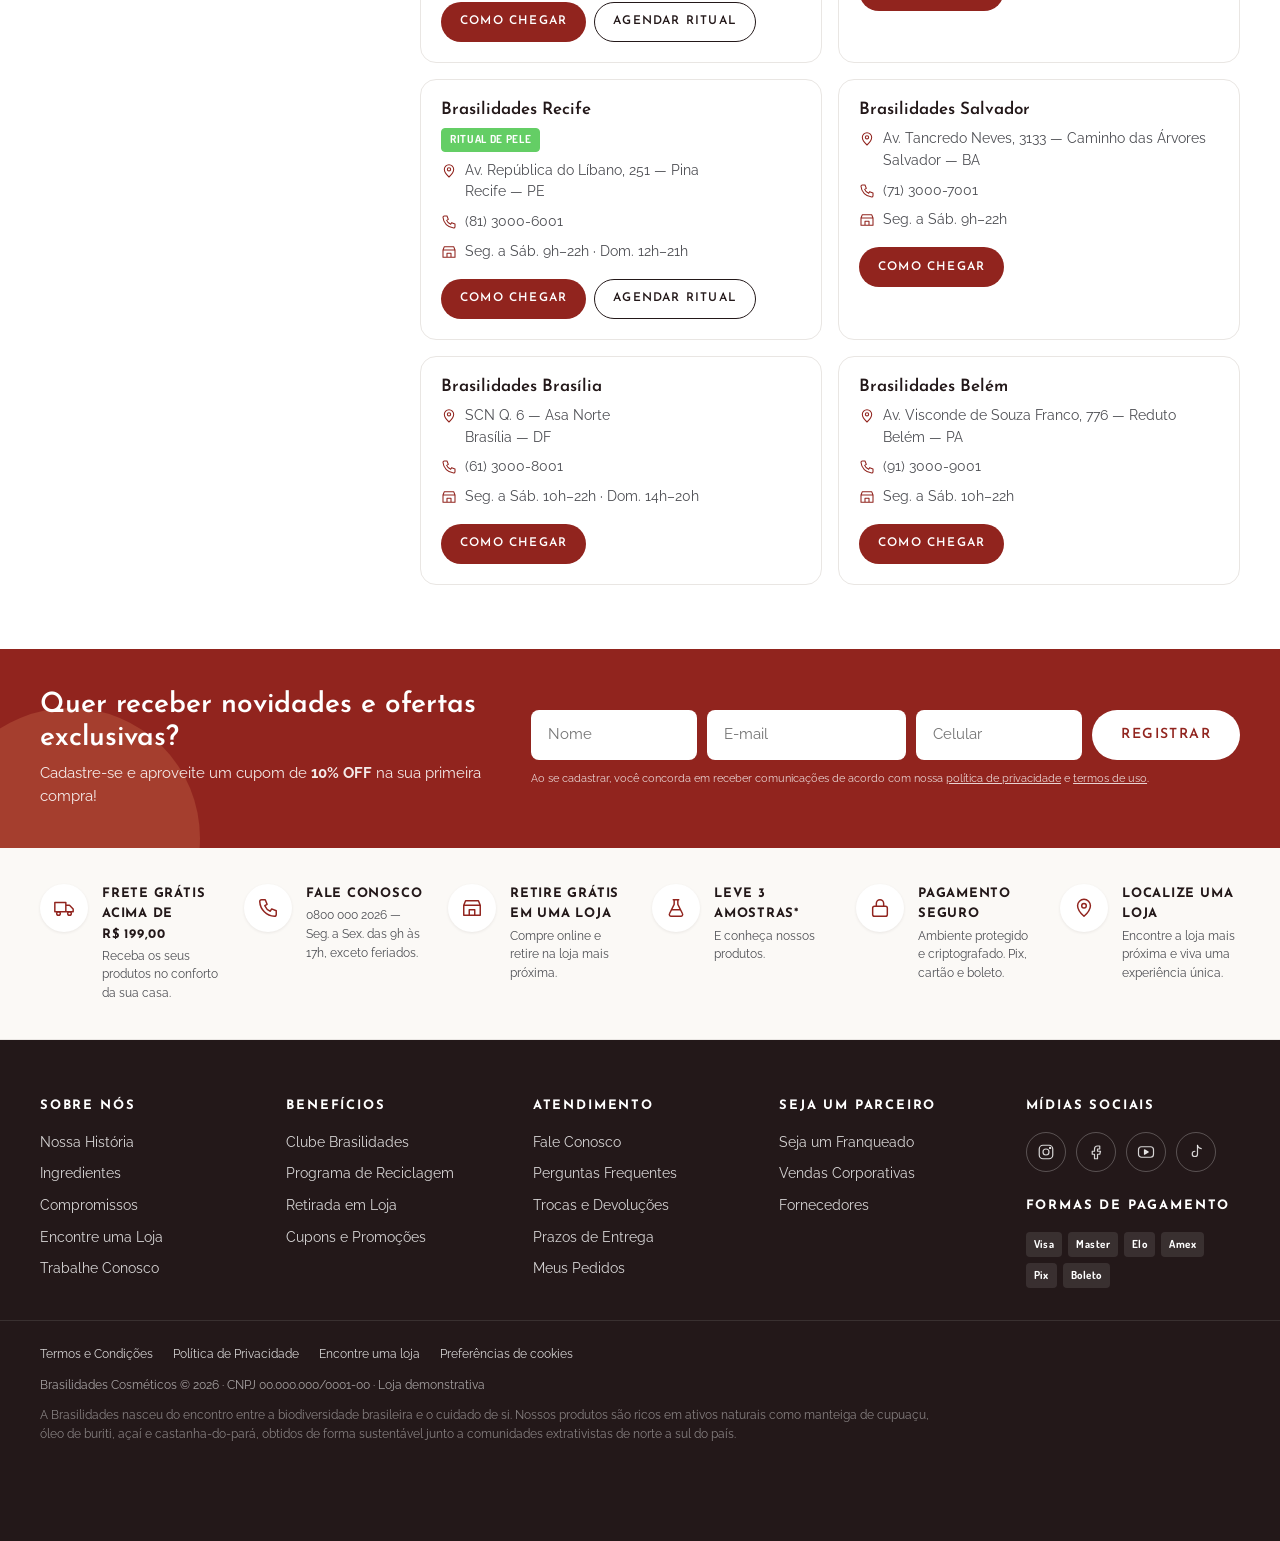
<file: lojas.html>
<!DOCTYPE html>
<html lang="pt-BR">
<head>
  <meta charset="UTF-8">
  <meta name="viewport" content="width=device-width, initial-scale=1">
  <title>Encontre uma loja | Brasilidades</title>
  <meta name="description" content="Encontre a loja Brasilidades mais próxima: endereços, horários e serviços de beleza.">
  <meta name="theme-color" content="#91241E">
  <link rel="icon" href="img/favicon.svg" type="image/svg+xml">
  <link rel="preconnect" href="https://fonts.googleapis.com">
  <link rel="preconnect" href="https://fonts.gstatic.com" crossorigin>
  <link rel="stylesheet" href="https://fonts.googleapis.com/css2?family=Raleway:wght@400;500;600;700;800&family=Josefin+Sans:wght@300;400;600;700&family=Dosis:wght@400;700&display=swap">
  <link rel="stylesheet" href="css/style.css">
</head>
<body data-page="stores">
  <div id="app-header"></div>

  <main id="main">
    <section class="inst-hero" style="--bg:#3F2B2E">
      <div class="inst-hero__deco" data-scene-target data-scene='{"bg":"#3F2B2E","c1":"#91241E","c2":"#FFB175","leafColor":"#64CE65"}'></div>
      <div class="container inst-hero__inner">
        <p class="eyebrow" style="color:#FFB175">Nossas lojas</p>
        <h1>Encontre uma loja</h1>
        <p>Experimente nossas fragrâncias, receba uma consultoria de pele e retire seus pedidos online sem custo.</p>
      </div>
    </section>

    <div class="container" style="padding-top:32px">
      <div class="stores-layout">
        <aside class="panel stores-filter" aria-label="Filtrar lojas">
          <h2 class="panel__title">Filtrar</h2>
          <div class="field"><label for="st-q">Cidade, bairro ou nome</label><input id="st-q" type="search" placeholder="Ex.: São Paulo" data-store-q></div>
          <div class="field"><label for="st-uf">Estado</label><select id="st-uf" data-store-uf><option value="">Todos os estados</option></select></div>
          <label class="check"><input type="checkbox" data-store-spa><span>Somente lojas com Ritual de Pele</span></label>
          <button class="btn btn--outline btn--block btn--sm" type="button" data-store-geo>Usar minha localização</button>
          <p class="muted" style="font-size:12px;margin-top:12px" data-store-geo-msg></p>
        </aside>
        <section aria-label="Lista de lojas">
          <p class="plp-toolbar__count" data-store-count aria-live="polite"></p>
          <div class="store-list" data-store-list></div>
        </section>
      </div>
    </div>
  </main>

  <div id="app-footer"></div>

  <script src="js/data.js"></script>
  <script src="js/app.js"></script>
  <script src="js/pages/stores.js"></script>
</body>
</html>
</file>
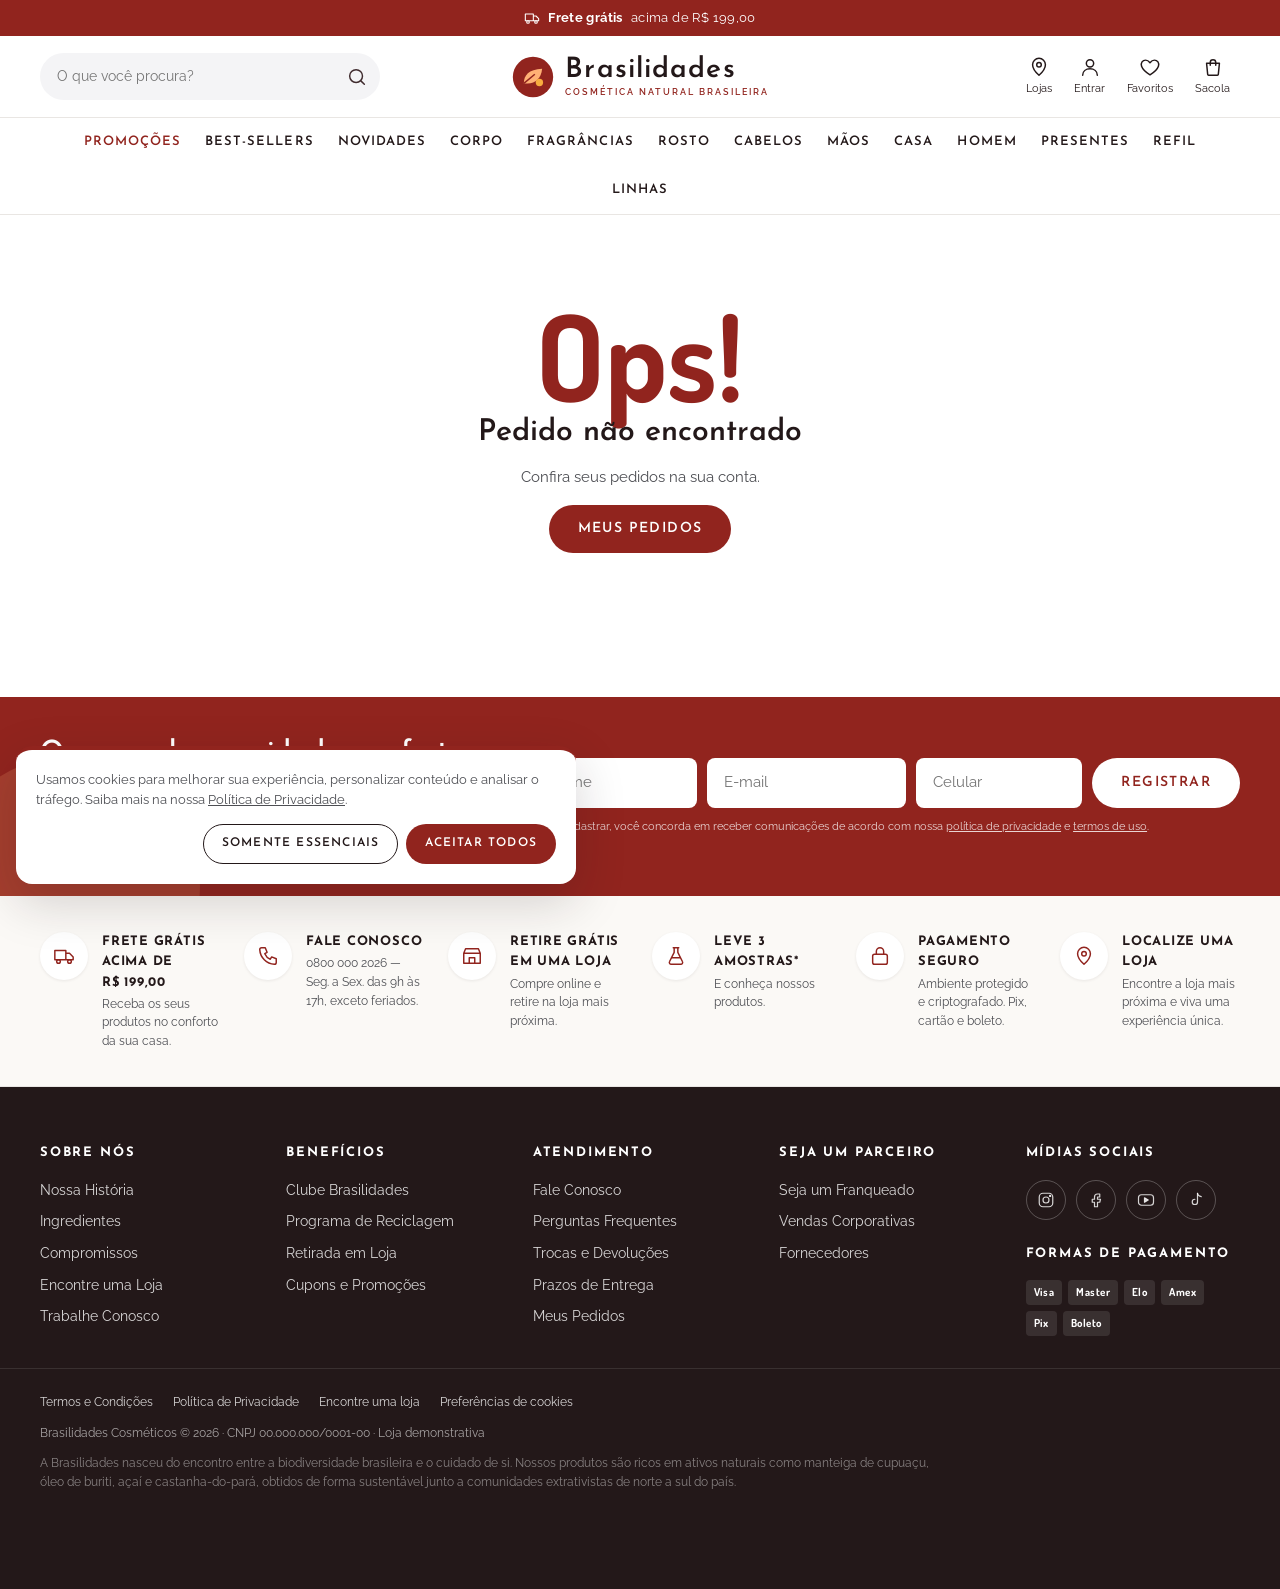
<file: pedido-confirmado.html>
<!DOCTYPE html>
<html lang="pt-BR">
<head>
  <meta charset="UTF-8">
  <meta name="viewport" content="width=device-width, initial-scale=1">
  <title>Pedido confirmado | Brasilidades</title>
  <meta name="robots" content="noindex">
  <meta name="theme-color" content="#91241E">
  <link rel="icon" href="img/favicon.svg" type="image/svg+xml">
  <link rel="preconnect" href="https://fonts.googleapis.com">
  <link rel="preconnect" href="https://fonts.gstatic.com" crossorigin>
  <link rel="stylesheet" href="https://fonts.googleapis.com/css2?family=Raleway:wght@400;500;600;700;800&family=Josefin+Sans:wght@300;400;600;700&family=Dosis:wght@400;700&display=swap">
  <link rel="stylesheet" href="css/style.css">
</head>
<body data-page="order">
  <div id="app-header"></div>

  <main id="main">
    <div class="container container--narrow" data-order style="padding-bottom:64px"></div>
  </main>

  <div id="app-footer"></div>

  <script src="js/data.js"></script>
  <script src="js/app.js"></script>
  <script src="js/pages/order.js"></script>
</body>
</html>
</file>
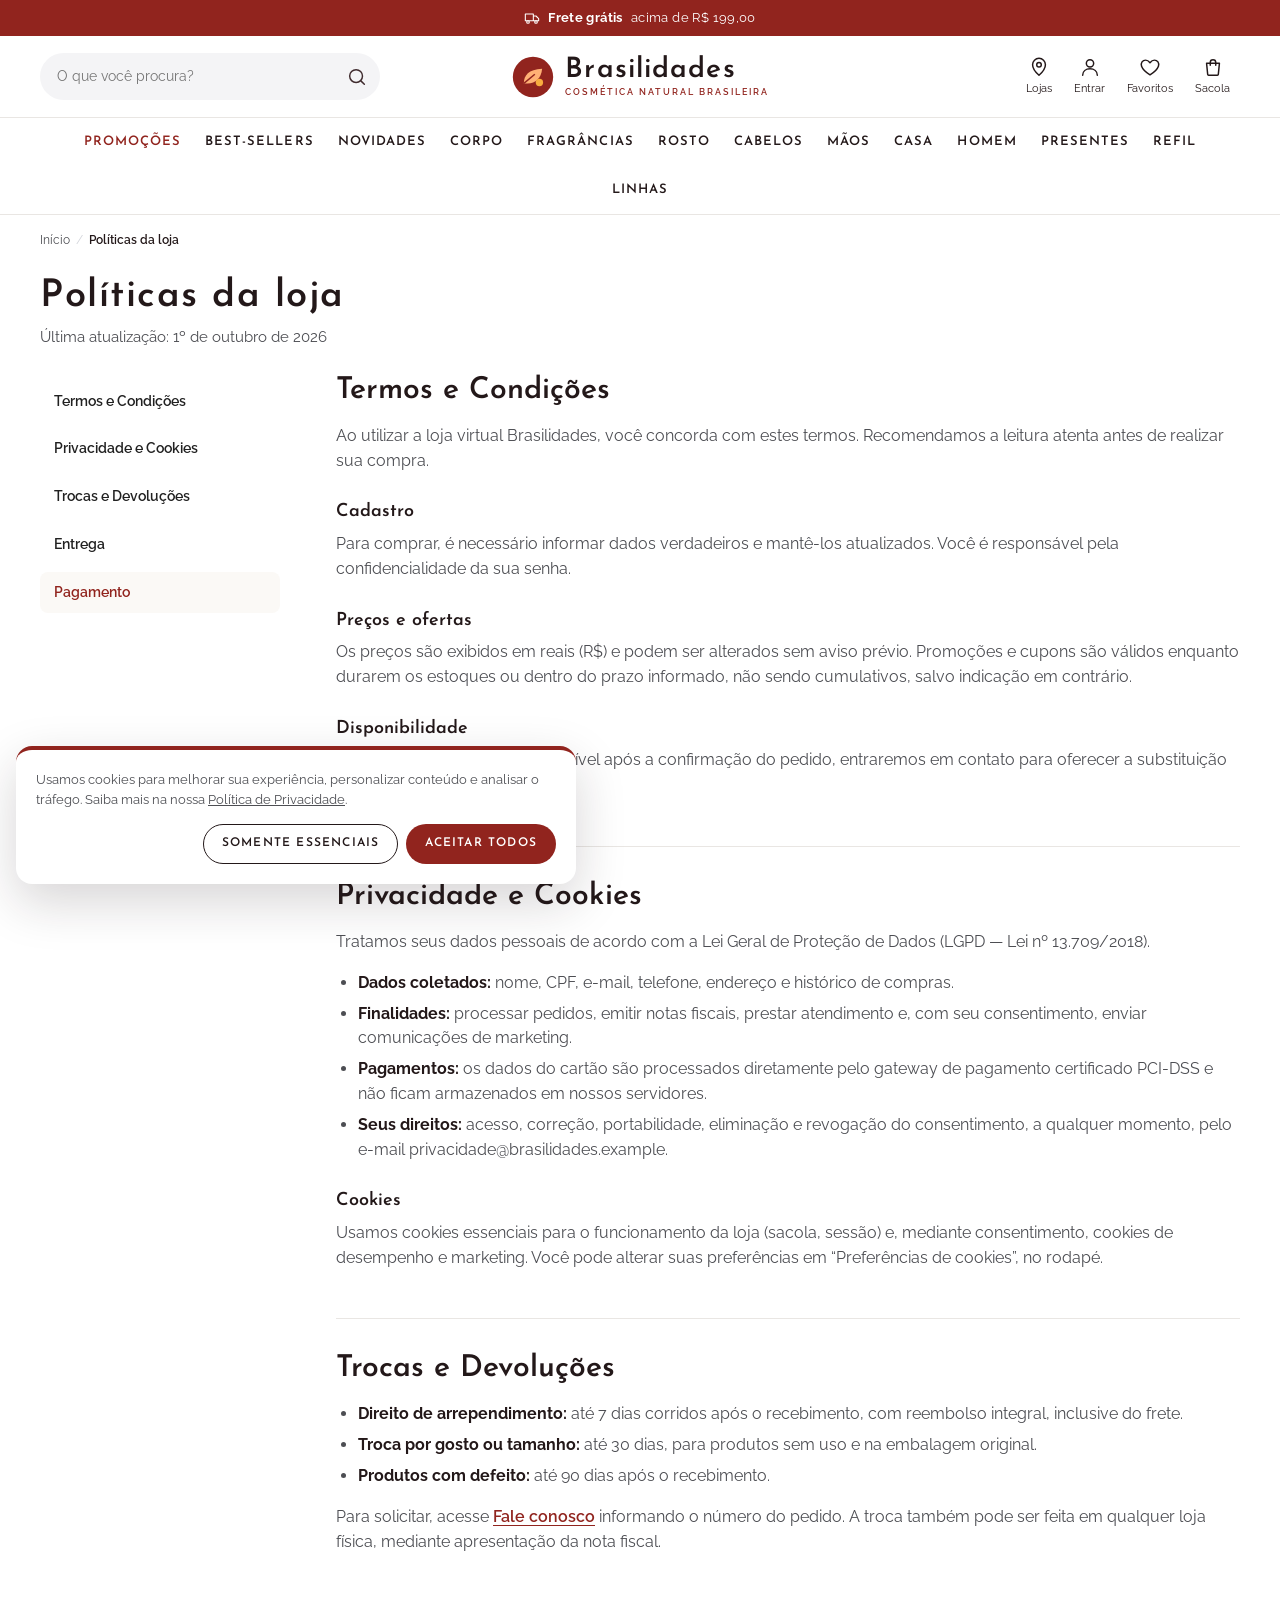
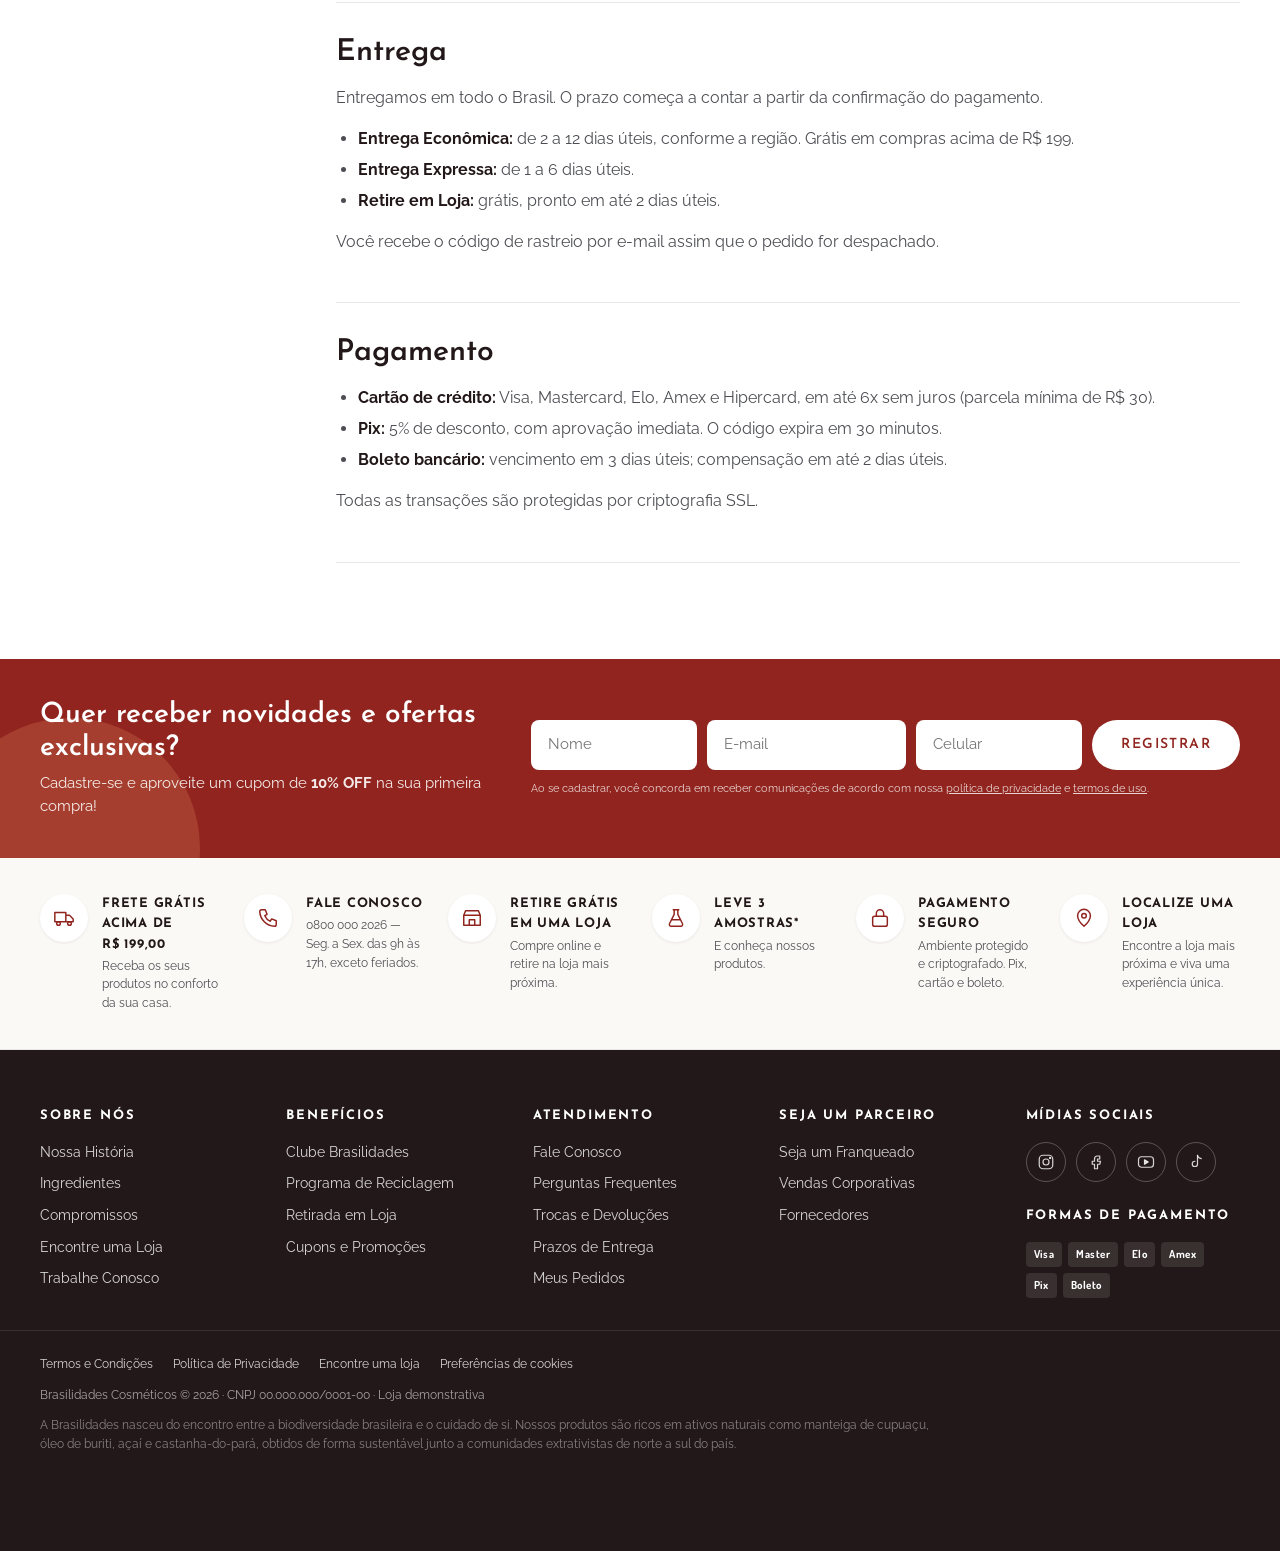
<file: politicas.html>
<!DOCTYPE html>
<html lang="pt-BR">
<head>
  <meta charset="UTF-8">
  <meta name="viewport" content="width=device-width, initial-scale=1">
  <title>Políticas da loja | Brasilidades</title>
  <meta name="description" content="Termos e condições, política de privacidade, trocas e devoluções, entrega e pagamento da loja Brasilidades.">
  <meta name="theme-color" content="#91241E">
  <link rel="icon" href="img/favicon.svg" type="image/svg+xml">
  <link rel="preconnect" href="https://fonts.googleapis.com">
  <link rel="preconnect" href="https://fonts.gstatic.com" crossorigin>
  <link rel="stylesheet" href="https://fonts.googleapis.com/css2?family=Raleway:wght@400;500;600;700;800&family=Josefin+Sans:wght@300;400;600;700&family=Dosis:wght@400;700&display=swap">
  <link rel="stylesheet" href="css/style.css">
</head>
<body data-page="policies">
  <div id="app-header"></div>

  <main id="main">
    <div class="container">
      <nav aria-label="Você está em"><ol class="breadcrumb"><li><a href="index.html">Início</a></li><li>Políticas da loja</li></ol></nav>
      <header class="page-head"><h1>Políticas da loja</h1><p>Última atualização: 1º de outubro de 2026</p></header>

      <div class="policy-layout">
        <nav class="policy-nav" aria-label="Seções">
          <a href="#termos">Termos e Condições</a>
          <a href="#privacidade">Privacidade e Cookies</a>
          <a href="#trocas">Trocas e Devoluções</a>
          <a href="#entrega">Entrega</a>
          <a href="#pagamento">Pagamento</a>
        </nav>

        <div class="prose">
          <section class="policy-section" id="termos">
            <h2>Termos e Condições</h2>
            <p>Ao utilizar a loja virtual Brasilidades, você concorda com estes termos. Recomendamos a leitura atenta antes de realizar sua compra.</p>
            <h3>Cadastro</h3>
            <p>Para comprar, é necessário informar dados verdadeiros e mantê-los atualizados. Você é responsável pela confidencialidade da sua senha.</p>
            <h3>Preços e ofertas</h3>
            <p>Os preços são exibidos em reais (R$) e podem ser alterados sem aviso prévio. Promoções e cupons são válidos enquanto durarem os estoques ou dentro do prazo informado, não sendo cumulativos, salvo indicação em contrário.</p>
            <h3>Disponibilidade</h3>
            <p>Caso um produto fique indisponível após a confirmação do pedido, entraremos em contato para oferecer a substituição ou o reembolso integral.</p>
          </section>

          <section class="policy-section" id="privacidade">
            <h2>Privacidade e Cookies</h2>
            <p>Tratamos seus dados pessoais de acordo com a Lei Geral de Proteção de Dados (LGPD — Lei nº 13.709/2018).</p>
            <ul>
              <li><strong>Dados coletados:</strong> nome, CPF, e-mail, telefone, endereço e histórico de compras.</li>
              <li><strong>Finalidades:</strong> processar pedidos, emitir notas fiscais, prestar atendimento e, com seu consentimento, enviar comunicações de marketing.</li>
              <li><strong>Pagamentos:</strong> os dados do cartão são processados diretamente pelo gateway de pagamento certificado PCI-DSS e não ficam armazenados em nossos servidores.</li>
              <li><strong>Seus direitos:</strong> acesso, correção, portabilidade, eliminação e revogação do consentimento, a qualquer momento, pelo e-mail privacidade@brasilidades.example.</li>
            </ul>
            <h3>Cookies</h3>
            <p>Usamos cookies essenciais para o funcionamento da loja (sacola, sessão) e, mediante consentimento, cookies de desempenho e marketing. Você pode alterar suas preferências em “Preferências de cookies”, no rodapé.</p>
          </section>

          <section class="policy-section" id="trocas">
            <h2>Trocas e Devoluções</h2>
            <ul>
              <li><strong>Direito de arrependimento:</strong> até 7 dias corridos após o recebimento, com reembolso integral, inclusive do frete.</li>
              <li><strong>Troca por gosto ou tamanho:</strong> até 30 dias, para produtos sem uso e na embalagem original.</li>
              <li><strong>Produtos com defeito:</strong> até 90 dias após o recebimento.</li>
            </ul>
            <p>Para solicitar, acesse <a class="link" href="contato.html?assunto=troca">Fale conosco</a> informando o número do pedido. A troca também pode ser feita em qualquer loja física, mediante apresentação da nota fiscal.</p>
          </section>

          <section class="policy-section" id="entrega">
            <h2>Entrega</h2>
            <p>Entregamos em todo o Brasil. O prazo começa a contar a partir da confirmação do pagamento.</p>
            <ul>
              <li><strong>Entrega Econômica:</strong> de 2 a 12 dias úteis, conforme a região. Grátis em compras acima de R$ 199.</li>
              <li><strong>Entrega Expressa:</strong> de 1 a 6 dias úteis.</li>
              <li><strong>Retire em Loja:</strong> grátis, pronto em até 2 dias úteis.</li>
            </ul>
            <p>Você recebe o código de rastreio por e-mail assim que o pedido for despachado.</p>
          </section>

          <section class="policy-section" id="pagamento">
            <h2>Pagamento</h2>
            <ul>
              <li><strong>Cartão de crédito:</strong> Visa, Mastercard, Elo, Amex e Hipercard, em até 6x sem juros (parcela mínima de R$ 30).</li>
              <li><strong>Pix:</strong> 5% de desconto, com aprovação imediata. O código expira em 30 minutos.</li>
              <li><strong>Boleto bancário:</strong> vencimento em 3 dias úteis; compensação em até 2 dias úteis.</li>
            </ul>
            <p>Todas as transações são protegidas por criptografia SSL.</p>
          </section>
        </div>
      </div>
    </div>
  </main>

  <div id="app-footer"></div>

  <script src="js/data.js"></script>
  <script src="js/app.js"></script>
  <script src="js/pages/policies.js"></script>
</body>
</html>
</file>
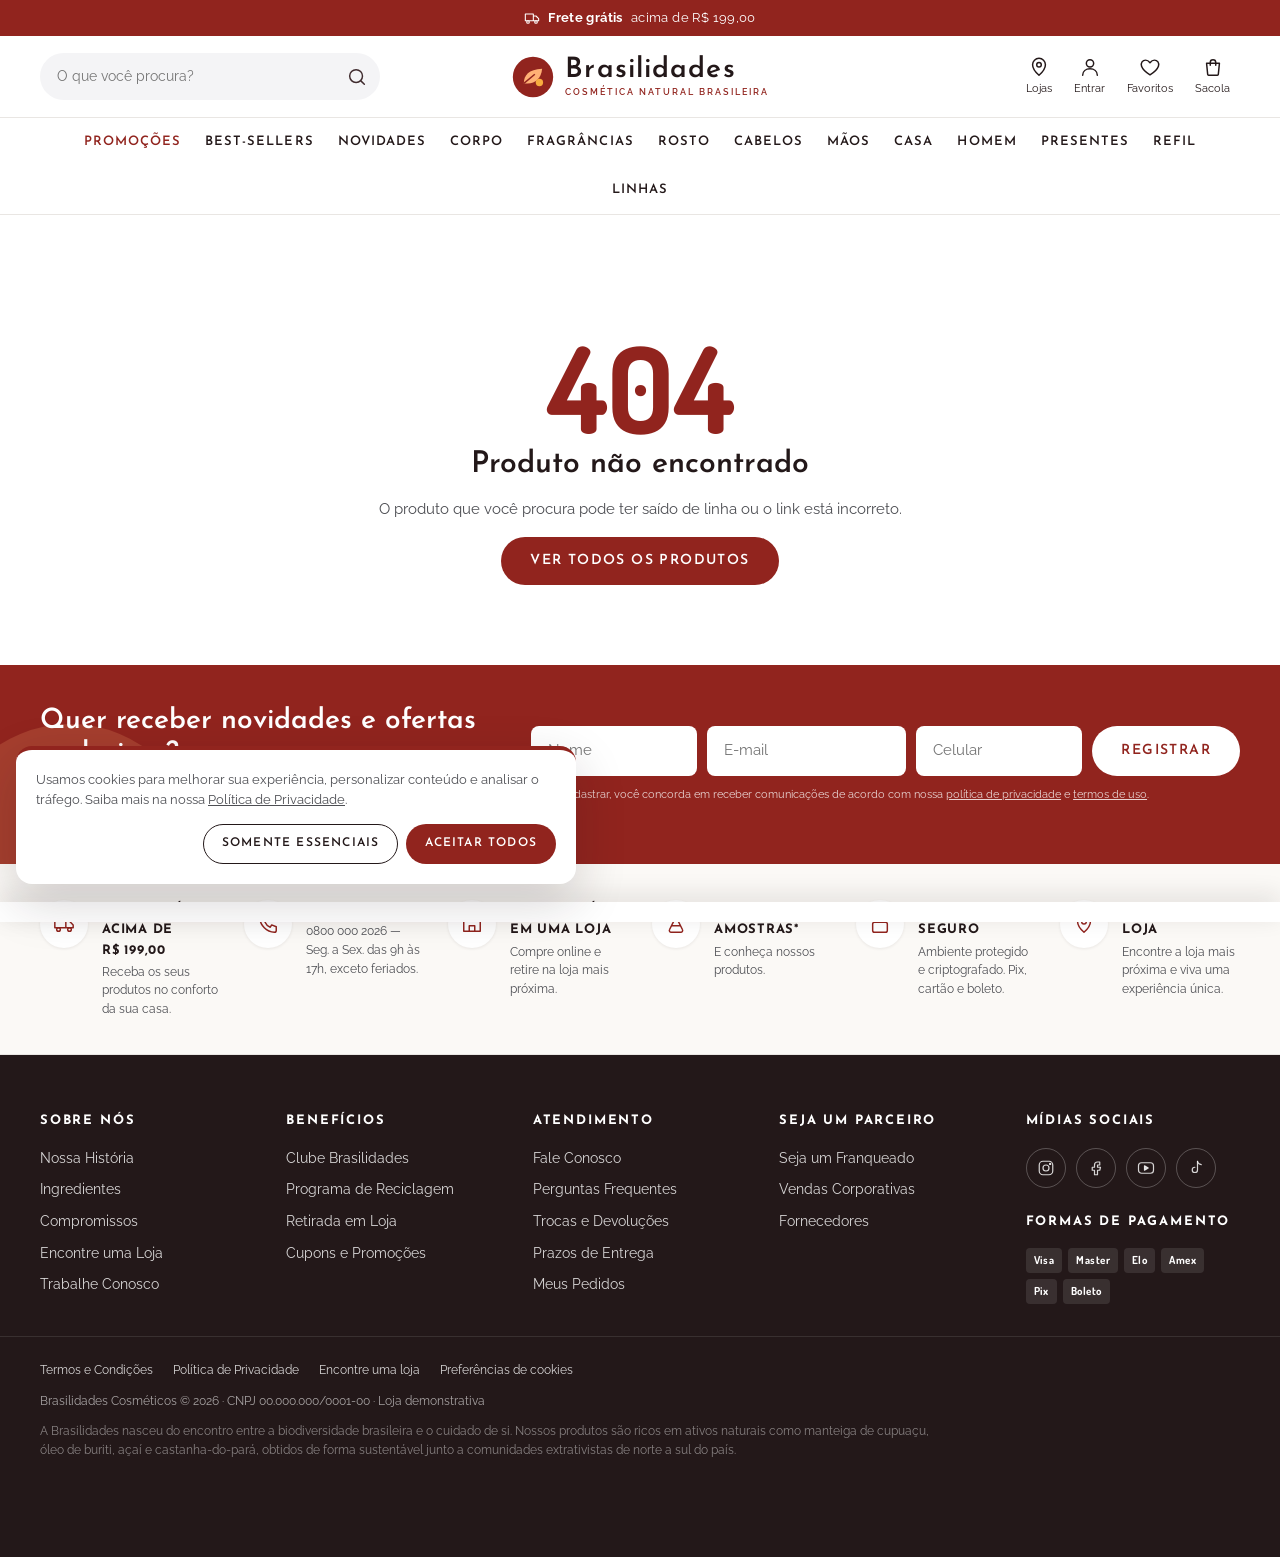
<file: produto.html>
<!DOCTYPE html>
<html lang="pt-BR">
<head>
  <meta charset="UTF-8">
  <meta name="viewport" content="width=device-width, initial-scale=1">
  <title>Produto | Brasilidades</title>
  <meta name="description" content="Detalhes do produto Brasilidades: benefícios, modo de uso, ingredientes e avaliações.">
  <meta name="theme-color" content="#91241E">
  <link rel="icon" href="img/favicon.svg" type="image/svg+xml">
  <link rel="preconnect" href="https://fonts.googleapis.com">
  <link rel="preconnect" href="https://fonts.gstatic.com" crossorigin>
  <link rel="stylesheet" href="https://fonts.googleapis.com/css2?family=Raleway:wght@400;500;600;700;800&family=Josefin+Sans:wght@300;400;600;700&family=Dosis:wght@400;700&display=swap">
  <link rel="stylesheet" href="css/style.css">
</head>
<body data-page="product">
  <div id="app-header"></div>

  <main id="main">
    <div class="container">
      <nav aria-label="Você está em"><ol class="breadcrumb" data-breadcrumb></ol></nav>
      <div data-pdp></div>
    </div>

    <section class="section--sm" data-story-section>
      <div class="container" data-story></div>
    </section>

    <section class="section" id="avaliacoes" aria-labelledby="rev-title" data-reviews-section>
      <div class="container">
        <div class="section-head section-head--left"><h2 class="section-title" id="rev-title">Avaliações</h2></div>
        <div class="reviews" data-reviews></div>
      </div>
    </section>

    <section class="section section--cream" aria-labelledby="rel-title" data-related-section>
      <div class="container">
        <div class="section-head"><h2 class="section-title" id="rel-title">Combine com</h2></div>
        <div data-related></div>
      </div>
    </section>

    <section class="section" aria-labelledby="recent-title" data-recent-section hidden>
      <div class="container">
        <div class="section-head section-head--left"><h2 class="section-title" id="recent-title">Vistos recentemente</h2></div>
        <div data-recent></div>
      </div>
    </section>

    <div class="sticky-buy" data-sticky-buy aria-hidden="true"></div>
  </main>

  <div id="app-footer"></div>

  <script src="js/data.js"></script>
  <script src="js/app.js"></script>
  <script src="js/pages/product.js"></script>
</body>
</html>
</file>
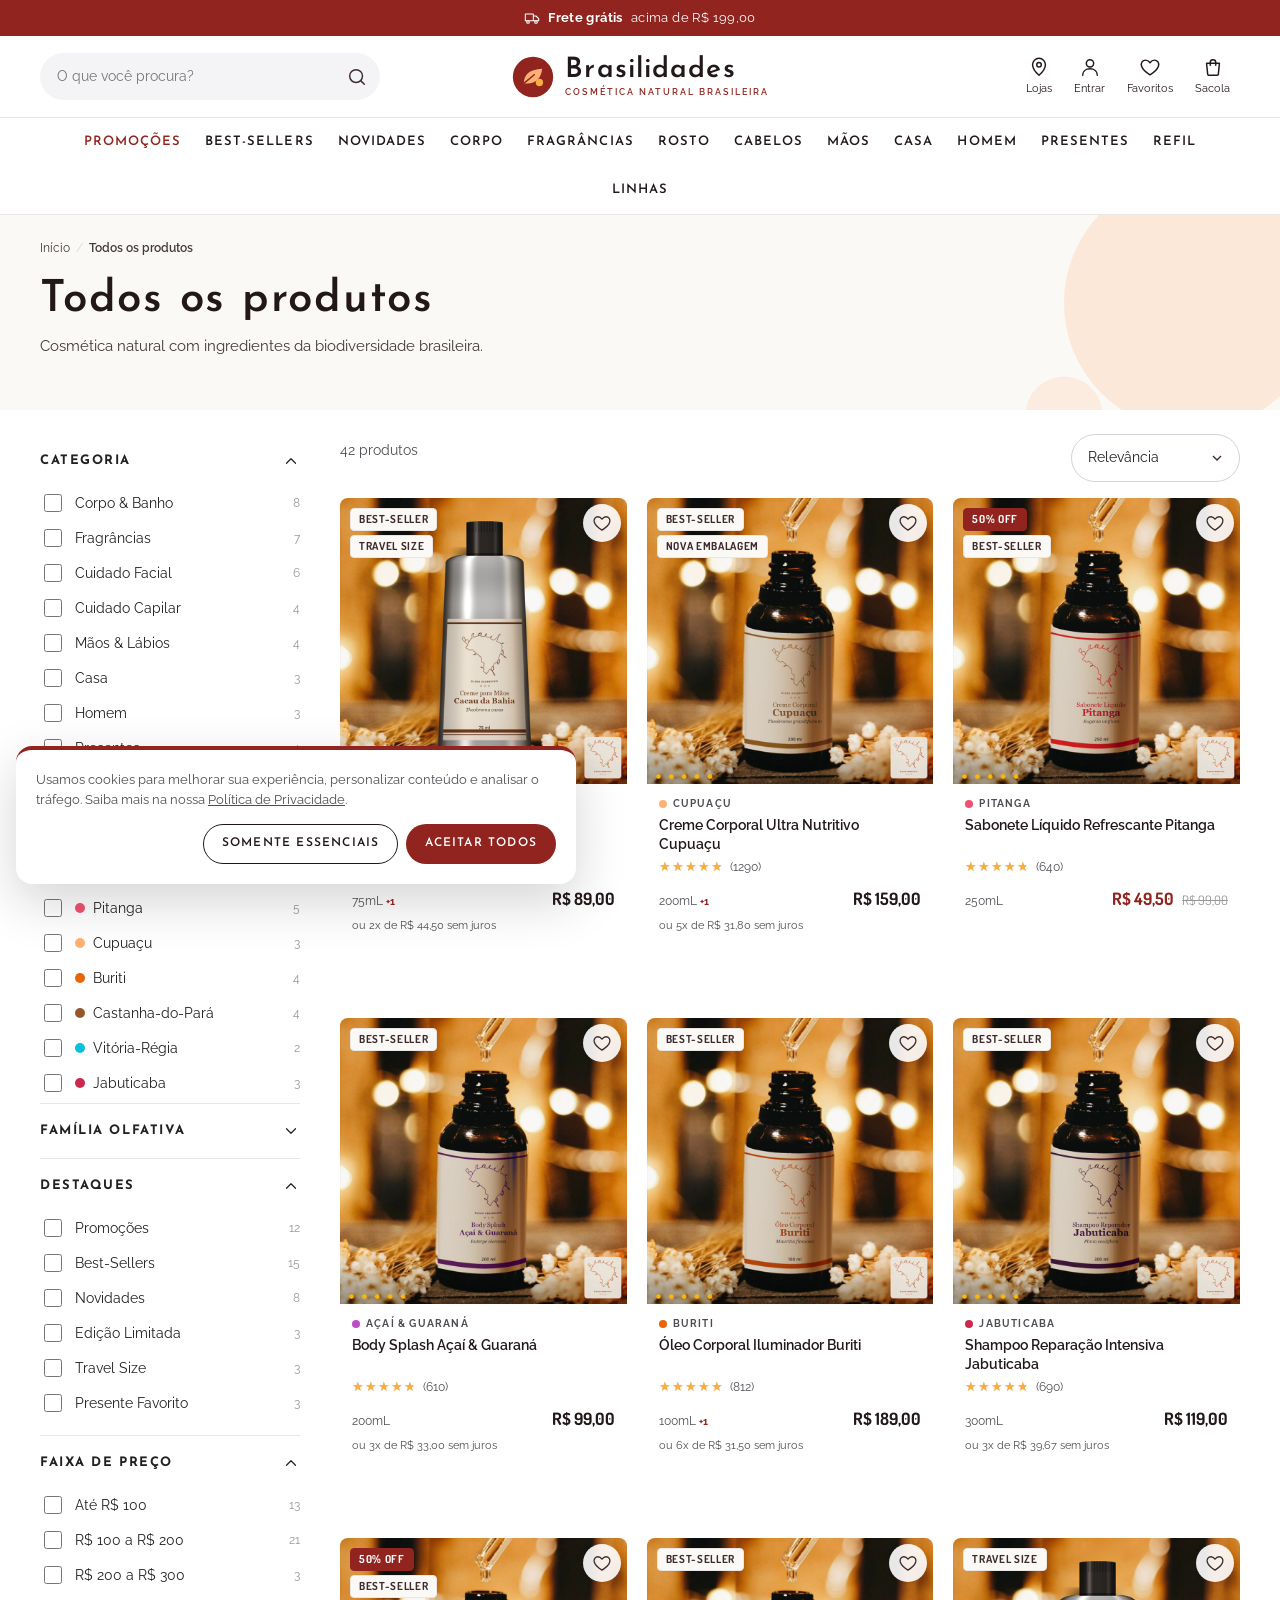
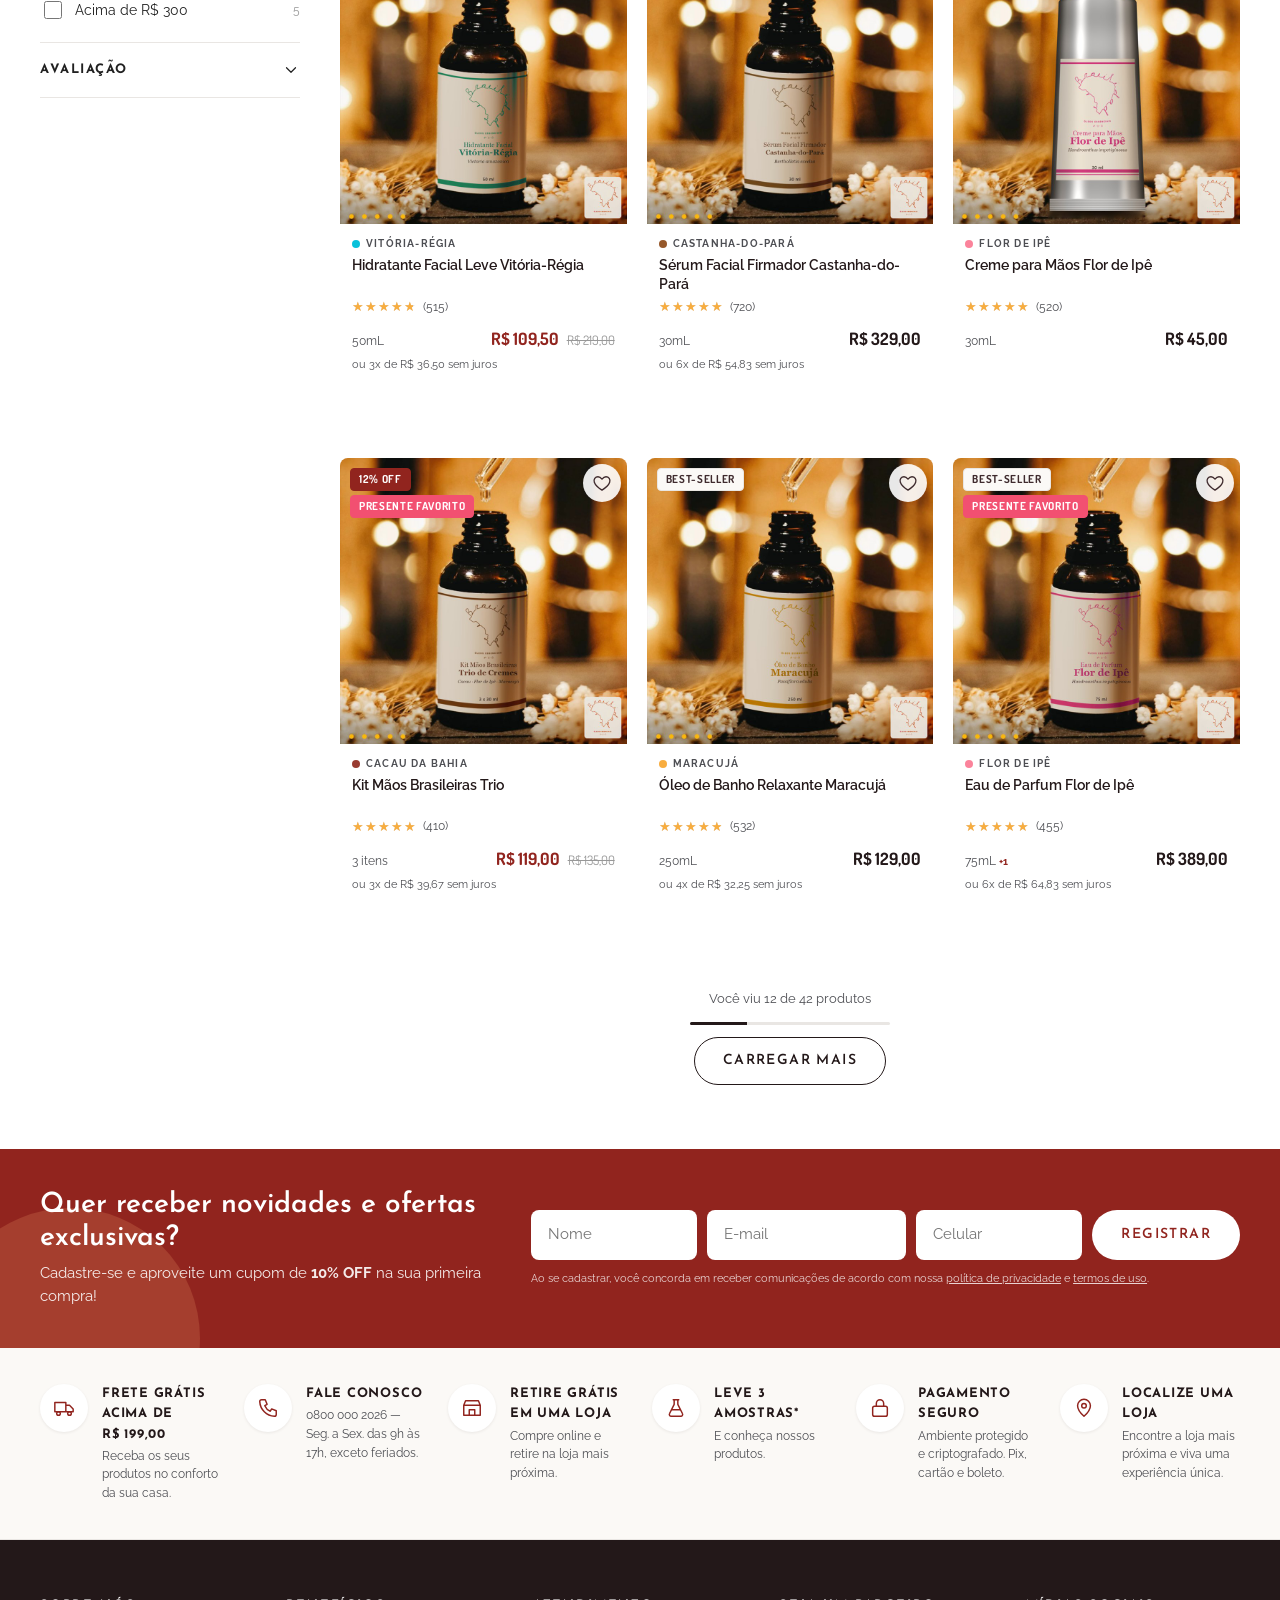
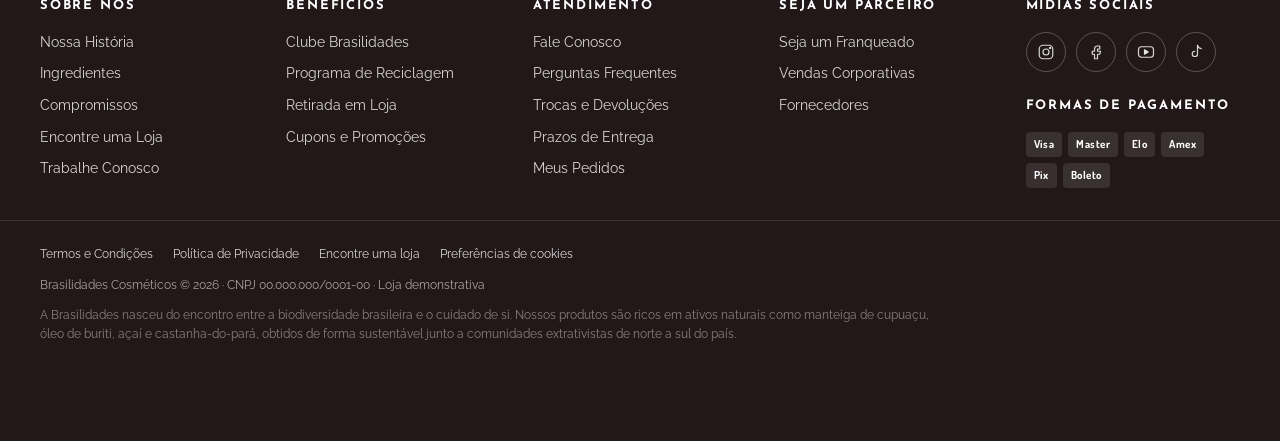
<file: produtos.html>
<!DOCTYPE html>
<html lang="pt-BR">
<head>
  <meta charset="UTF-8">
  <meta name="viewport" content="width=device-width, initial-scale=1">
  <title>Produtos | Brasilidades</title>
  <meta name="description" content="Explore todos os produtos Brasilidades: corpo e banho, fragrâncias, cuidados faciais e capilares, casa, presentes e refis.">
  <meta name="theme-color" content="#91241E">
  <link rel="icon" href="img/favicon.svg" type="image/svg+xml">
  <link rel="preconnect" href="https://fonts.googleapis.com">
  <link rel="preconnect" href="https://fonts.gstatic.com" crossorigin>
  <link rel="stylesheet" href="https://fonts.googleapis.com/css2?family=Raleway:wght@400;500;600;700;800&family=Josefin+Sans:wght@300;400;600;700&family=Dosis:wght@400;700&display=swap">
  <link rel="stylesheet" href="css/style.css">
</head>
<body data-page="catalog">
  <div id="app-header"></div>

  <main id="main">
    <section class="plp-hero" data-plp-hero>
      <div class="plp-hero__deco" data-plp-deco aria-hidden="true"></div>
      <div class="container plp-hero__inner">
        <nav aria-label="Você está em"><ol class="breadcrumb" data-breadcrumb></ol></nav>
        <h1 data-plp-title>Todos os produtos</h1>
        <p data-plp-desc></p>
        <div class="chips plp-subnav" data-plp-subnav></div>
      </div>
    </section>

    <div class="container plp">
      <!-- Filtros -->
      <aside class="filters" id="filters" aria-label="Filtros">
        <div class="filters__panel">
          <div class="filters__head">
            <h2>Filtrar</h2>
            <button class="icon-btn" type="button" data-close-filters aria-label="Fechar filtros"></button>
          </div>
          <div class="filters__body" data-filters></div>
          <div class="filters__foot">
            <button class="btn btn--outline btn--sm" type="button" data-clear-filters>Limpar</button>
            <button class="btn btn--primary btn--sm" type="button" data-close-filters>Ver resultados</button>
          </div>
        </div>
      </aside>

      <!-- Resultados -->
      <section aria-label="Resultados">
        <div class="plp-toolbar">
          <button class="btn btn--outline btn--sm filter-toggle" type="button" data-open-filters>Filtrar</button>
          <p class="plp-toolbar__count" data-count aria-live="polite"></p>
          <div class="plp-toolbar__right">
            <label class="sr-only" for="sort">Ordenar por</label>
            <select id="sort" data-sort>
              <option value="relevancia">Relevância</option>
              <option value="mais-vendidos">Mais vendidos</option>
              <option value="novidades">Novidades</option>
              <option value="menor-preco">Menor preço</option>
              <option value="maior-preco">Maior preço</option>
              <option value="desconto">Maior desconto</option>
              <option value="avaliacao">Melhor avaliação</option>
            </select>
          </div>
        </div>
        <div class="active-filters" data-active-filters></div>
        <div class="product-grid" data-grid></div>
        <div class="load-more" data-load-more></div>
      </section>
    </div>
  </main>

  <div id="app-footer"></div>

  <script src="js/data.js"></script>
  <script src="js/app.js"></script>
  <script src="js/pages/catalog.js"></script>
</body>
</html>
</file>
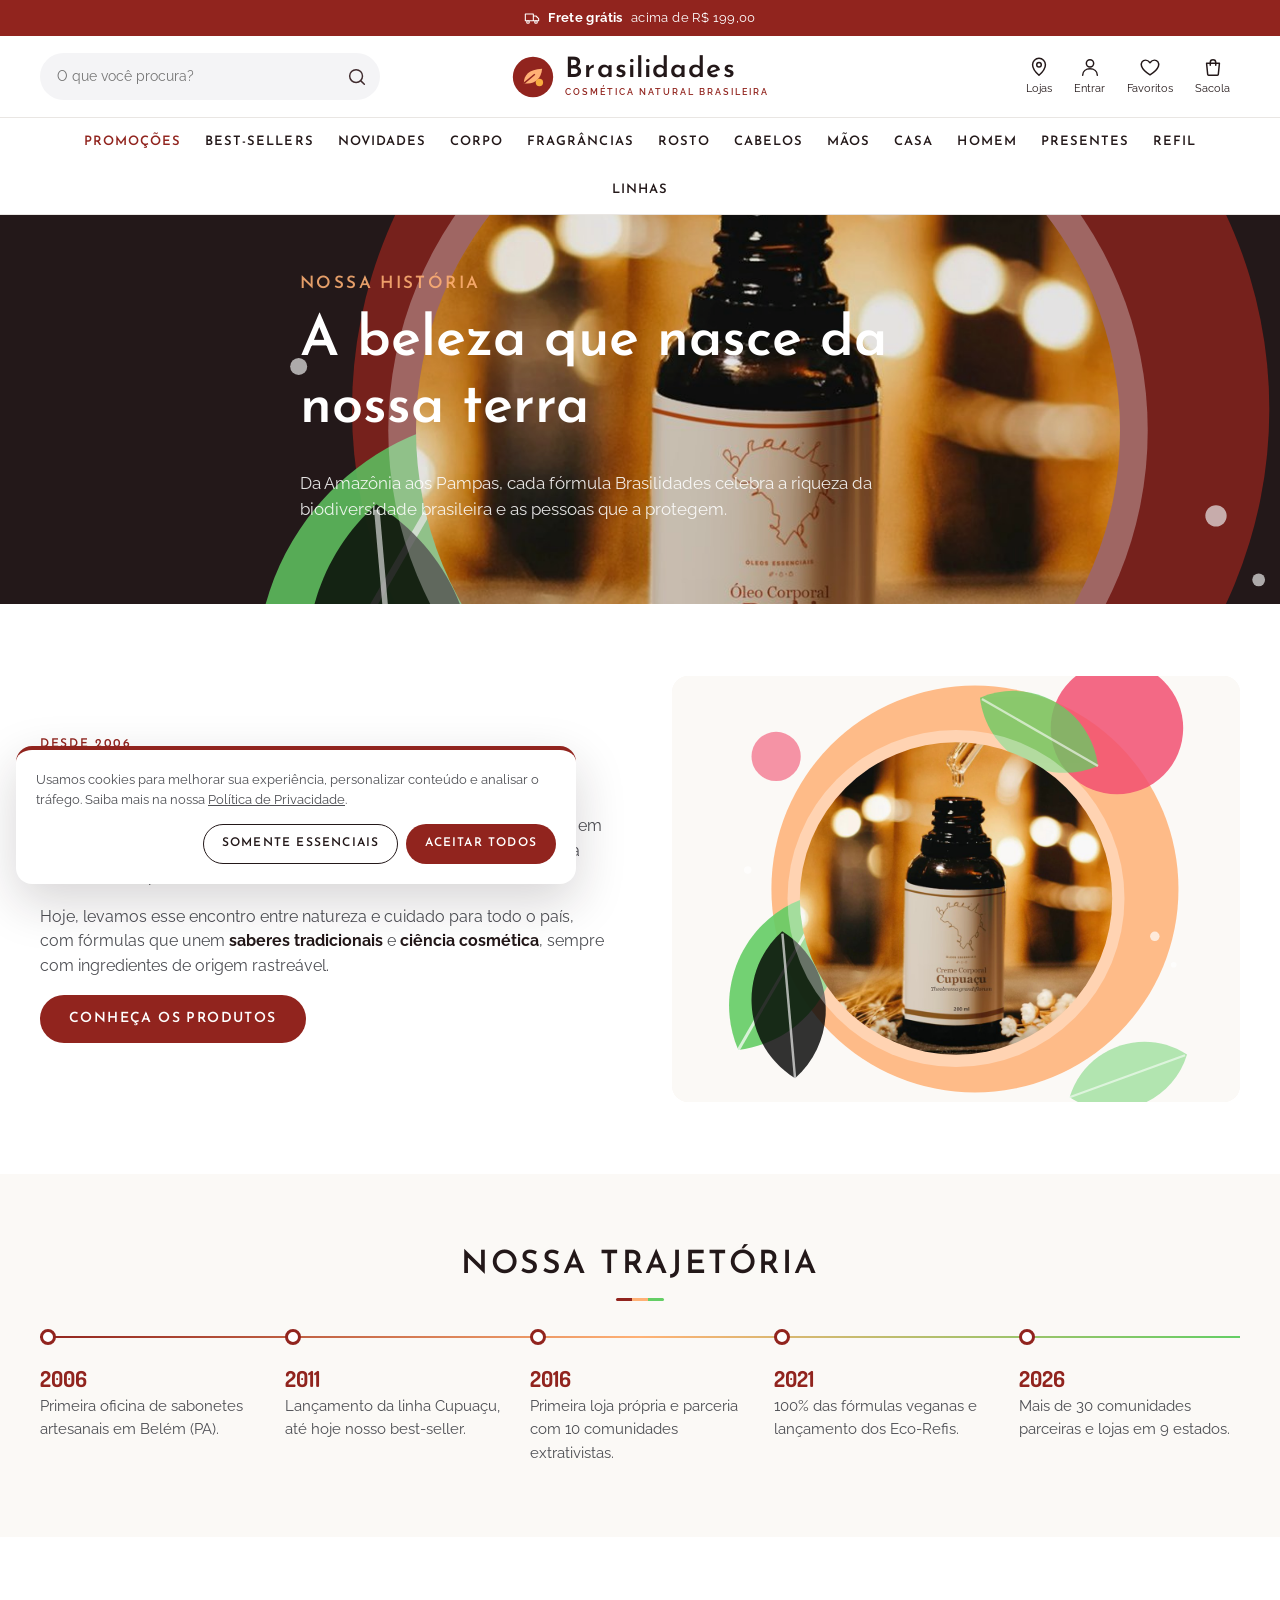
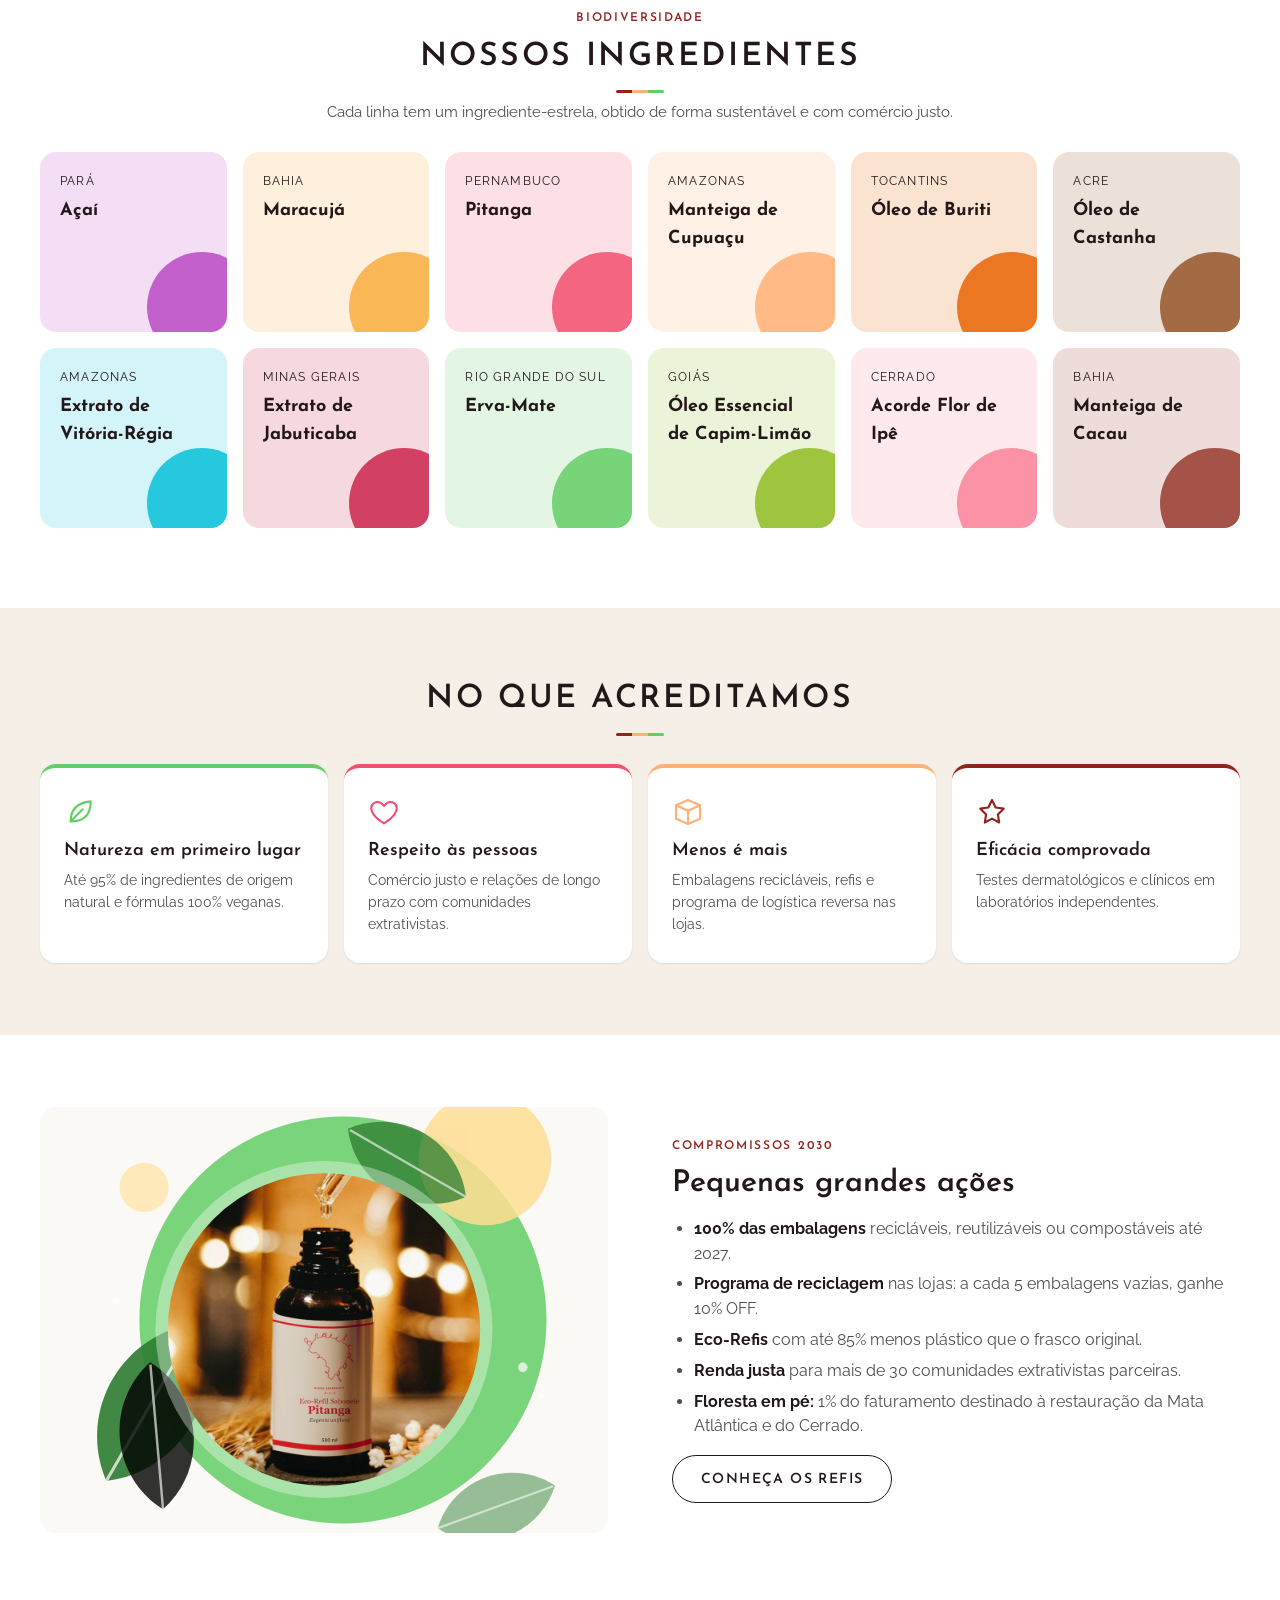
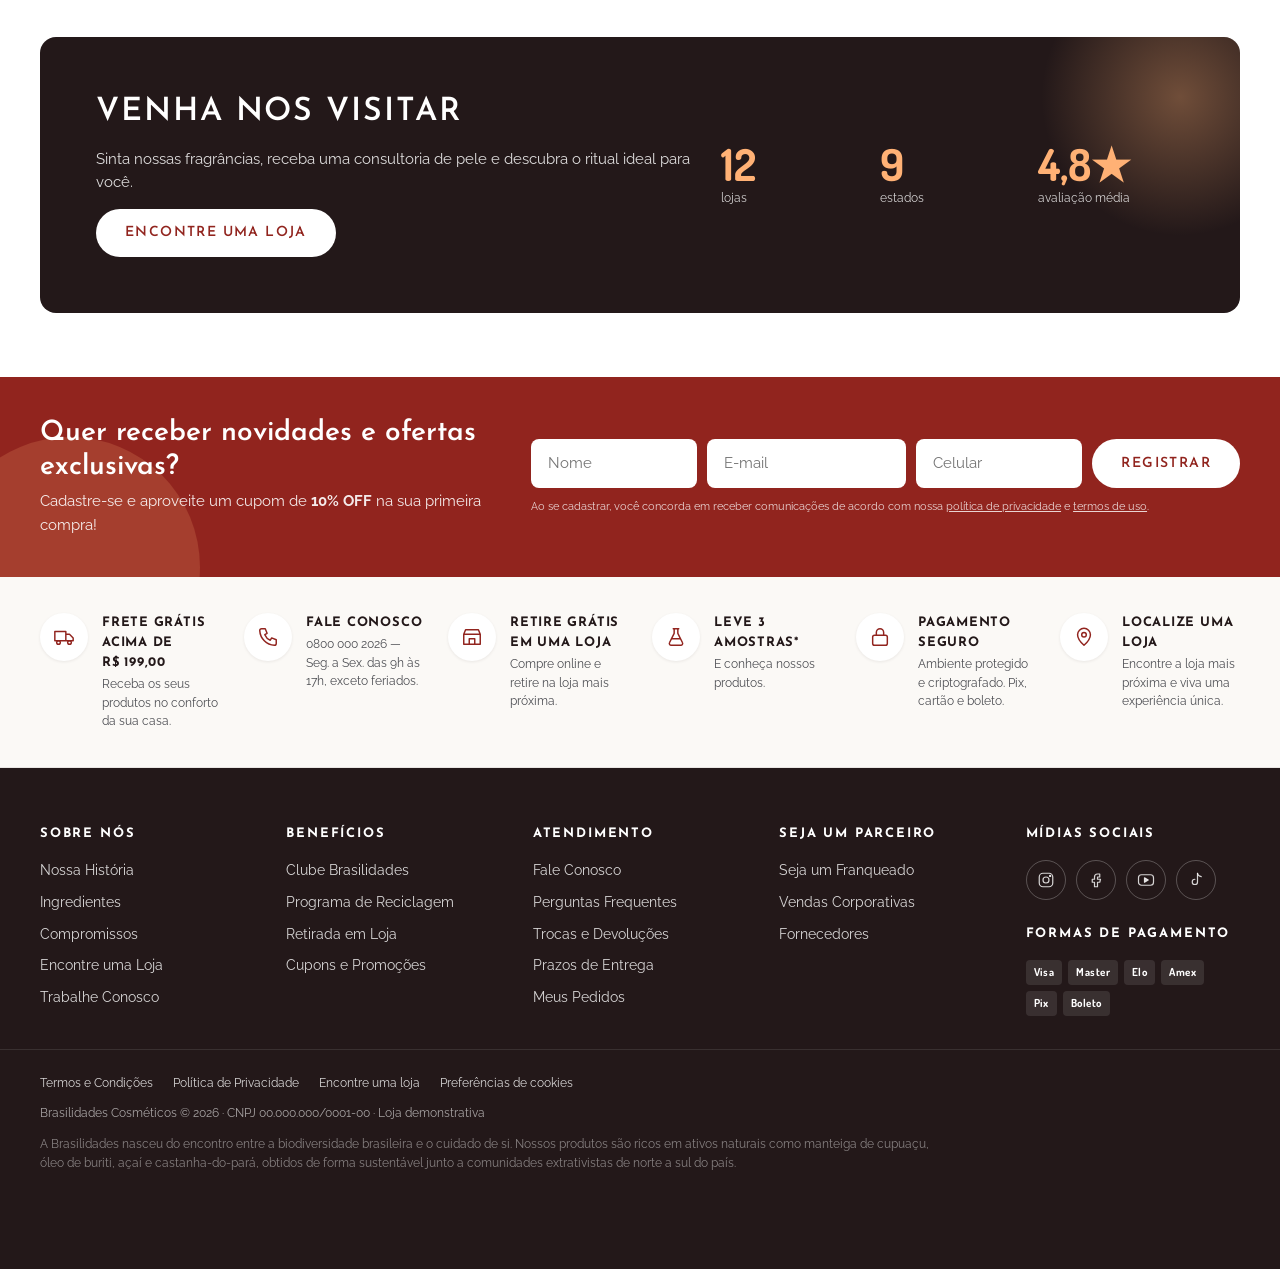
<file: sobre.html>
<!DOCTYPE html>
<html lang="pt-BR">
<head>
  <meta charset="UTF-8">
  <meta name="viewport" content="width=device-width, initial-scale=1">
  <title>Nossa história | Brasilidades</title>
  <meta name="description" content="Conheça a história da Brasilidades, nossos ingredientes da biodiversidade brasileira e nossos compromissos com as pessoas e o planeta.">
  <meta name="theme-color" content="#91241E">
  <link rel="icon" href="img/favicon.svg" type="image/svg+xml">
  <link rel="preconnect" href="https://fonts.googleapis.com">
  <link rel="preconnect" href="https://fonts.gstatic.com" crossorigin>
  <link rel="stylesheet" href="https://fonts.googleapis.com/css2?family=Raleway:wght@400;500;600;700;800&family=Josefin+Sans:wght@300;400;600;700&family=Dosis:wght@400;700&display=swap">
  <link rel="stylesheet" href="css/style.css">
</head>
<body data-page="about">
  <div id="app-header"></div>

  <main id="main">
    <section class="inst-hero" style="--bg:#231819">
      <div class="inst-hero__deco" data-scene-target data-scene='{"bg":"#231819","c1":"#91241E","c2":"#F8AD3F","leafColor":"#64CE65","product":"BR001"}'></div>
      <div class="container inst-hero__inner">
        <p class="eyebrow" style="color:#FFB175">Nossa história</p>
        <h1>A beleza que nasce da nossa terra</h1>
        <p>Da Amazônia aos Pampas, cada fórmula Brasilidades celebra a riqueza da biodiversidade brasileira e as pessoas que a protegem.</p>
      </div>
    </section>

    <section class="section">
      <div class="container split">
        <div class="prose" data-reveal>
          <p class="eyebrow">Desde 2006</p>
          <h2>Uma marca com raízes</h2>
          <p>A Brasilidades nasceu em uma pequena oficina de sabonetes artesanais em Belém do Pará, inspirada pelos cheiros do mercado Ver-o-Peso: o açaí, a castanha, o cupuaçu e as ervas da floresta.</p>
          <p>Hoje, levamos esse encontro entre natureza e cuidado para todo o país, com fórmulas que unem <strong>saberes tradicionais</strong> e <strong>ciência cosmética</strong>, sempre com ingredientes de origem rastreável.</p>
          <a class="btn btn--primary" href="produtos.html">Conheça os produtos</a>
        </div>
        <div class="split__art" data-reveal data-scene-target data-scene='{"bg":"#FBF9F6","c1":"#FFB175","c2":"#F25071","leafColor":"#64CE65","product":"BR002","align":"center"}'></div>
      </div>
    </section>

    <section class="section section--cream" aria-labelledby="hist-title">
      <div class="container">
        <div class="section-head"><h2 class="section-title" id="hist-title">Nossa trajetória</h2></div>
        <div class="history">
          <div class="history__item"><strong>2006</strong><p>Primeira oficina de sabonetes artesanais em Belém (PA).</p></div>
          <div class="history__item"><strong>2011</strong><p>Lançamento da linha Cupuaçu, até hoje nosso best-seller.</p></div>
          <div class="history__item"><strong>2016</strong><p>Primeira loja própria e parceria com 10 comunidades extrativistas.</p></div>
          <div class="history__item"><strong>2021</strong><p>100% das fórmulas veganas e lançamento dos Eco-Refis.</p></div>
          <div class="history__item"><strong>2026</strong><p>Mais de 30 comunidades parceiras e lojas em 9 estados.</p></div>
        </div>
      </div>
    </section>

    <section class="section" id="ingredientes" aria-labelledby="ing-title" style="scroll-margin-top:120px">
      <div class="container">
        <div class="section-head">
          <p class="eyebrow">Biodiversidade</p>
          <h2 class="section-title" id="ing-title">Nossos ingredientes</h2>
          <p class="section-sub">Cada linha tem um ingrediente-estrela, obtido de forma sustentável e com comércio justo.</p>
        </div>
        <div class="ingredients" data-ingredients></div>
      </div>
    </section>

    <section class="section section--sand" aria-labelledby="val-title">
      <div class="container">
        <div class="section-head"><h2 class="section-title" id="val-title">No que acreditamos</h2></div>
        <div class="values" data-values></div>
      </div>
    </section>

    <section class="section" id="compromissos" aria-labelledby="comp-title" style="scroll-margin-top:120px">
      <div class="container split split--reverse">
        <div class="prose" data-reveal>
          <p class="eyebrow">Compromissos 2030</p>
          <h2 id="comp-title">Pequenas grandes ações</h2>
          <ul>
            <li><strong>100% das embalagens</strong> recicláveis, reutilizáveis ou compostáveis até 2027.</li>
            <li><strong>Programa de reciclagem</strong> nas lojas: a cada 5 embalagens vazias, ganhe 10% OFF.</li>
            <li><strong>Eco-Refis</strong> com até 85% menos plástico que o frasco original.</li>
            <li><strong>Renda justa</strong> para mais de 30 comunidades extrativistas parceiras.</li>
            <li><strong>Floresta em pé:</strong> 1% do faturamento destinado à restauração da Mata Atlântica e do Cerrado.</li>
          </ul>
          <a class="btn btn--outline" href="produtos.html?cat=refil">Conheça os refis</a>
        </div>
        <div class="split__art" data-reveal data-scene-target data-scene='{"bg":"#FBF9F6","c1":"#64CE65","c2":"#FFDF93","leafColor":"#2e7d32","product":"BR080","align":"center"}'></div>
      </div>
    </section>

    <section class="section--sm" style="padding-bottom:64px">
      <div class="container">
        <div class="commitment">
          <div>
            <h2>Venha nos visitar</h2>
            <p>Sinta nossas fragrâncias, receba uma consultoria de pele e descubra o ritual ideal para você.</p>
            <a class="btn btn--light" href="lojas.html">Encontre uma loja</a>
          </div>
          <div class="commitment__stats">
            <div class="commitment__stat"><strong>12</strong><span>lojas</span></div>
            <div class="commitment__stat"><strong>9</strong><span>estados</span></div>
            <div class="commitment__stat"><strong>4,8★</strong><span>avaliação média</span></div>
          </div>
        </div>
      </div>
    </section>
  </main>

  <div id="app-footer"></div>

  <script src="js/data.js"></script>
  <script src="js/app.js"></script>
  <script src="js/pages/about.js"></script>
</body>
</html>
</file>
<file: css/style.css>
/* =========================================================
   Brasilidades — Folha de estilos principal
   Paleta e tipografia herdadas do layout de referência:
   vermelho terroso #91241E, marrons #3F2B2E / #231819,
   creme #FBF9F6 e acentos tropicais.
   Fontes: Josefin Sans (títulos), Raleway (texto), Dosis (preços/selos)
   ========================================================= */

/* ---------- 1. Tokens ---------- */
:root {
  --c-primary: #91241E;
  --c-primary-dark: #86201F;
  --c-primary-soft: #993B31;
  --c-ink: #3F2B2E;
  --c-ink-dark: #231819;
  --c-text: #212121;
  --c-muted: #4d4e53;
  --c-gray: #989898;
  --c-line: #D2D4DA;
  --c-line-soft: #e9e6e3;
  --c-bg: #ffffff;
  --c-cream: #FBF9F6;
  --c-sand: #F5EFE8;
  --c-light: #f4f4f6;

  --c-pink: #F25071;
  --c-rose: #D64C63;
  --c-raspberry: #CC274E;
  --c-salmon: #FB839B;
  --c-peach: #FFB175;
  --c-green: #64CE65;
  --c-lime: #92BE25;
  --c-turquoise: #09C1DA;
  --c-purple: #BD4AC6;
  --c-yellow: #F8AD3F;
  --c-orange: #EA6404;
  --c-navy: #001022;
  --c-success: #2e7d32;
  --c-error: #c62828;

  --f-title: 'Josefin Sans', 'Trebuchet MS', sans-serif;
  --f-body: 'Raleway', 'Segoe UI', Arial, sans-serif;
  --f-accent: 'Dosis', 'Arial Narrow', sans-serif;

  --radius-sm: 4px;
  --radius: 8px;
  --radius-lg: 16px;
  --radius-pill: 999px;
  --shadow-sm: 0 1px 3px rgba(35, 24, 25, .08);
  --shadow: 0 6px 24px rgba(35, 24, 25, .10);
  --shadow-lg: 0 18px 50px rgba(35, 24, 25, .18);

  --container: 1320px;
  --gutter: 16px;
  --header-h: 72px;
  --ease: cubic-bezier(.2, .7, .2, 1);
}
@media (min-width: 768px) { :root { --gutter: 24px; } }
@media (min-width: 1200px) { :root { --gutter: 40px; } }

/* ---------- 2. Base ---------- */
*, *::before, *::after { box-sizing: border-box; }
html { -webkit-text-size-adjust: 100%; scroll-behavior: smooth; }
html.no-scroll { overflow: hidden; }
body {
  margin: 0; font-family: var(--f-body); font-size: 15px; line-height: 1.55;
  color: var(--c-text); background: var(--c-bg); -webkit-font-smoothing: antialiased;
  overflow-x: hidden;
}
img, svg { display: block; max-width: 100%; }
img { height: auto; }
a { color: inherit; text-decoration: none; }
a:hover { color: var(--c-primary); }
button, input, select, textarea { font: inherit; color: inherit; }
button { cursor: pointer; background: none; border: 0; padding: 0; }
h1, h2, h3, h4 { font-family: var(--f-title); color: var(--c-ink-dark); line-height: 1.2; margin: 0 0 .5em; font-weight: 600; }
p { margin: 0 0 1em; }
ul, ol { margin: 0; padding: 0; list-style: none; }
del { color: var(--c-gray); }
:focus-visible { outline: 2px solid var(--c-primary); outline-offset: 2px; }
.sr-only { position: absolute !important; width: 1px; height: 1px; padding: 0; margin: -1px; overflow: hidden; clip: rect(0, 0, 0, 0); white-space: nowrap; border: 0; }
.skip-link { position: absolute; left: 8px; top: -60px; z-index: 999; background: var(--c-primary); color: #fff; padding: 10px 16px; border-radius: var(--radius-sm); }
.skip-link:focus { top: 8px; color: #fff; }
.icon { width: 22px; height: 22px; fill: none; stroke: currentColor; stroke-width: 1.6; stroke-linecap: round; stroke-linejoin: round; flex-shrink: 0; }
.container { width: 100%; max-width: var(--container); margin: 0 auto; padding-left: var(--gutter); padding-right: var(--gutter); }
.container--narrow { max-width: 920px; }
.hide-sm { display: none !important; }
.hide-md { display: none !important; }
@media (min-width: 768px) { .hide-sm { display: flex !important; } }
@media (min-width: 1024px) { .hide-md { display: flex !important; } }
.dot { display: inline-block; width: 10px; height: 10px; border-radius: 50%; background: var(--c); margin-right: 8px; flex-shrink: 0; }
.eyebrow { font-family: var(--f-title); font-size: 12px; letter-spacing: .14em; text-transform: uppercase; color: var(--c-primary); font-weight: 600; margin-bottom: 10px; }
.link { color: var(--c-primary); text-decoration: underline; text-underline-offset: 3px; font-weight: 600; display: inline-flex; align-items: center; gap: 4px; }
.link .icon { width: 16px; height: 16px; }
.text-center { text-align: center; }
.muted { color: var(--c-muted); }

/* ---------- 3. Botões e formulários ---------- */
.btn {
  display: inline-flex; align-items: center; justify-content: center; gap: 8px;
  min-height: 48px; padding: 0 28px; border-radius: var(--radius-pill);
  font-family: var(--f-title); font-weight: 600; font-size: 14px; letter-spacing: .1em; text-transform: uppercase;
  border: 1.5px solid transparent; transition: background .2s, color .2s, border-color .2s, transform .1s; text-align: center; line-height: 1.1;
}
.btn:active { transform: scale(.98); }
.btn .icon { width: 18px; height: 18px; }
.btn--primary { background: var(--c-primary); color: #fff; }
.btn--primary:hover { background: var(--c-ink-dark); color: #fff; }
.btn--dark { background: var(--c-ink-dark); color: #fff; }
.btn--dark:hover { background: var(--c-primary); color: #fff; }
.btn--outline { border-color: var(--c-ink-dark); color: var(--c-ink-dark); background: transparent; }
.btn--outline:hover { background: var(--c-ink-dark); color: #fff; }
.btn--light { background: #fff; color: var(--c-primary); }
.btn--light:hover { background: var(--c-ink-dark); color: #fff; }
.btn--ghost-light { border-color: #fff; color: #fff; }
.btn--ghost-light:hover { background: #fff; color: var(--c-primary); }
.btn--sm { min-height: 40px; padding: 0 18px; font-size: 12px; }
.btn--lg { min-height: 56px; padding: 0 36px; font-size: 15px; }
.btn--block { width: 100%; }
.btn[disabled], .btn.is-loading { opacity: .55; pointer-events: none; }
.icon-btn { display: inline-flex; align-items: center; justify-content: center; width: 44px; height: 44px; border-radius: 50%; color: var(--c-ink-dark); transition: background .2s, color .2s; }
.icon-btn:hover { background: var(--c-light); color: var(--c-primary); }
.icon-btn--round { border: 1px solid var(--c-line); background: #fff; }
.icon-btn[disabled] { opacity: .35; pointer-events: none; }

.field { display: flex; flex-direction: column; gap: 6px; margin-bottom: 16px; position: relative; }
.field label, .label { font-size: 13px; font-weight: 600; color: var(--c-ink); }
.field small { color: var(--c-muted); font-size: 12px; }
input[type=text], input[type=email], input[type=password], input[type=search], input[type=tel], input[type=number], input:not([type]), select, textarea {
  width: 100%; min-height: 48px; padding: 12px 16px; border: 1px solid var(--c-line); border-radius: var(--radius);
  background: #fff; font-size: 15px; transition: border-color .2s, box-shadow .2s; appearance: none; -webkit-appearance: none;
}
textarea { min-height: 120px; resize: vertical; }
select { background-image: url("data:image/svg+xml,%3Csvg xmlns='http://www.w3.org/2000/svg' viewBox='0 0 24 24' fill='none' stroke='%233F2B2E' stroke-width='2'%3E%3Cpath d='m6 9 6 6 6-6'/%3E%3C/svg%3E"); background-repeat: no-repeat; background-position: right 14px center; background-size: 16px; padding-right: 40px; }
input:focus, select:focus, textarea:focus { outline: none; border-color: var(--c-ink); box-shadow: 0 0 0 3px rgba(145, 36, 30, .12); }
input[aria-invalid=true], select[aria-invalid=true], textarea[aria-invalid=true] { border-color: var(--c-error); }
.field__error { color: var(--c-error); font-size: 12px; font-weight: 600; }
.form-row { display: grid; gap: 0 16px; }
@media (min-width: 600px) { .form-row--2 { grid-template-columns: 1fr 1fr; } .form-row--3 { grid-template-columns: 1fr 1fr 1fr; } .form-row--cep { grid-template-columns: 1fr 2fr; } }
.check { display: flex; align-items: flex-start; gap: 10px; font-size: 14px; cursor: pointer; margin-bottom: 12px; }
.check input { width: 18px; height: 18px; accent-color: var(--c-primary); margin-top: 2px; flex-shrink: 0; }
.input-group { display: flex; gap: 8px; }
.input-group input { flex: 1; min-width: 0; }

/* Chips */
.chips { display: flex; flex-wrap: wrap; gap: 8px; }
.chip { display: inline-flex; align-items: center; gap: 6px; padding: 8px 16px; border: 1px solid var(--c-line); border-radius: var(--radius-pill); font-size: 13px; background: #fff; transition: all .2s; }
.chip:hover, .chip.is-active { border-color: var(--c-primary); color: var(--c-primary); background: #fdf3f2; }
.chip .icon { width: 14px; height: 14px; }

/* Selos (tags) */
.tag { display: inline-block; font-family: var(--f-accent); font-weight: 700; font-size: 11px; letter-spacing: .06em; text-transform: uppercase; padding: 3px 8px; border-radius: var(--radius-sm); background: var(--c-cream); color: var(--c-ink); border: 1px solid var(--c-line-soft); line-height: 1.4; }
.tag--discount { background: var(--c-primary); color: #fff; border-color: var(--c-primary); }
.tag--new { background: var(--c-green); color: #fff; border-color: var(--c-green); }
.tag--limited { background: var(--c-purple); color: #fff; border-color: var(--c-purple); }
.tag--gift { background: var(--c-pink); color: #fff; border-color: var(--c-pink); }

/* Avaliação */
.rating { display: inline-flex; align-items: center; gap: 6px; font-size: 12px; color: var(--c-muted); }
.rating__stars { position: relative; font-size: 13px; letter-spacing: 1px; color: var(--c-line); line-height: 1; }
.rating__stars::before { content: '★★★★★'; position: absolute; inset: 0; width: var(--pct); overflow: hidden; color: var(--c-yellow); white-space: nowrap; }

/* Preço */
.price { display: flex; align-items: baseline; gap: 8px; flex-wrap: wrap; font-family: var(--f-accent); }
.price__sales { font-size: 17px; font-weight: 700; color: var(--c-ink-dark); }
.price--sale .price__sales { color: var(--c-primary); }
.price__list { font-size: 13px; }
.price--lg .price__sales { font-size: 30px; }
.price--lg .price__list { font-size: 16px; }

/* Quantidade */
.qty { display: inline-flex; align-items: center; border: 1px solid var(--c-line); border-radius: var(--radius-pill); height: 40px; background: #fff; }
.qty button { width: 36px; height: 100%; display: inline-flex; align-items: center; justify-content: center; color: var(--c-ink); }
.qty button .icon { width: 16px; height: 16px; }
.qty input { width: 36px; min-height: 0; height: 100%; border: 0; padding: 0; text-align: center; font-weight: 700; background: transparent; -moz-appearance: textfield; }
.qty input::-webkit-outer-spin-button, .qty input::-webkit-inner-spin-button { -webkit-appearance: none; margin: 0; }
.qty input:focus { box-shadow: none; }
.qty--lg { height: 52px; }
.qty--lg button { width: 44px; }

/* ---------- 4. Barra de avisos ---------- */
.topbar { background: var(--c-primary); color: #fff; font-size: 13px; letter-spacing: .03em; }
.topbar__track { position: relative; height: 36px; overflow: hidden; max-width: var(--container); margin: 0 auto; }
.topbar__msg { position: absolute; inset: 0; margin: 0; display: flex; align-items: center; justify-content: center; gap: 8px; opacity: 0; transform: translateY(100%); transition: opacity .4s, transform .4s var(--ease); padding: 0 16px; text-align: center; }
.topbar__msg .icon { width: 16px; height: 16px; }
.topbar__msg.is-active { opacity: 1; transform: none; }

/* ---------- 5. Header ---------- */
.site-header { position: sticky; top: 0; z-index: 100; background: #fff; border-bottom: 1px solid var(--c-line-soft); transition: box-shadow .25s; }
.site-header.is-scrolled { box-shadow: var(--shadow-sm); }
.header-main { display: grid; grid-template-columns: auto 1fr auto; grid-template-areas: "menu logo actions" "search search search"; align-items: center; gap: 8px 12px; padding-top: 10px; padding-bottom: 10px; }
.header-main__menu { grid-area: menu; }
.logo { grid-area: logo; display: inline-flex; align-items: center; gap: 10px; justify-self: center; color: var(--c-ink-dark); }
.logo:hover { color: var(--c-ink-dark); }
.logo__mark { width: 36px; height: 36px; }
.logo__text { font-family: var(--f-title); font-size: 22px; font-weight: 600; letter-spacing: .04em; line-height: 1; display: flex; flex-direction: column; }
.logo__text small { font-family: var(--f-body); font-size: 9px; letter-spacing: .22em; text-transform: uppercase; color: var(--c-primary); font-weight: 600; margin-top: 4px; }
.logo--sm .logo__text { font-size: 20px; }
.header-search { grid-area: search; position: relative; }
.header-search input { min-height: 42px; border-radius: var(--radius-pill); background: var(--c-light); border-color: transparent; padding-right: 48px; font-size: 14px; }
.header-search__btn { position: absolute; right: 4px; top: 50%; transform: translateY(-50%); width: 38px; height: 38px; display: flex; align-items: center; justify-content: center; color: var(--c-ink); }
.header-actions { grid-area: actions; display: flex; align-items: center; gap: 2px; justify-self: end; }
.header-action { position: relative; display: flex; flex-direction: column; align-items: center; gap: 2px; padding: 6px 8px; font-size: 11px; color: var(--c-ink-dark); border-radius: var(--radius); }
.header-action span { display: none; }
.header-action:hover { color: var(--c-primary); }
.badge { position: absolute; top: 2px; right: 2px; min-width: 18px; height: 18px; padding: 0 5px; border-radius: 9px; background: var(--c-primary); color: #fff; font-size: 11px; font-family: var(--f-accent); display: flex; align-items: center; justify-content: center; line-height: 1; }
.badge[hidden] { display: none; }
.main-nav { display: none; }

@media (min-width: 1024px) {
  .header-main { grid-template-columns: 1fr auto 1fr; grid-template-areas: "search logo actions"; padding-top: 14px; padding-bottom: 14px; }
  .header-main__menu { display: none; }
  .header-search { max-width: 340px; }
  .logo__mark { width: 44px; height: 44px; }
  .logo__text { font-size: 28px; }
  .header-action { padding: 6px 10px; }
  .header-action span { display: block; }
  .badge { right: 6px; }
  .main-nav { display: block; border-top: 1px solid var(--c-line-soft); }
  .main-nav__list { display: flex; justify-content: center; flex-wrap: wrap; gap: 0 4px; }
  .main-nav__item { position: static; }
  .main-nav__link { display: block; padding: 14px 10px; font-family: var(--f-title); font-size: 13px; font-weight: 600; letter-spacing: .08em; text-transform: uppercase; color: var(--c-ink-dark); position: relative; }
  .main-nav__link::after { content: ''; position: absolute; left: 10px; right: 10px; bottom: 6px; height: 2px; background: var(--c-primary); transform: scaleX(0); transition: transform .25s var(--ease); }
  .main-nav__item:hover .main-nav__link::after, .main-nav__link.is-current::after { transform: scaleX(1); }
  .main-nav__link.is-highlight { color: var(--c-primary); }
  .mega { position: absolute; left: 0; right: 0; top: 100%; background: #fff; border-top: 1px solid var(--c-line-soft); box-shadow: var(--shadow); opacity: 0; visibility: hidden; transform: translateY(8px); transition: opacity .2s, transform .2s, visibility .2s; transition-delay: .08s; }
  .main-nav__item:hover .mega, .main-nav__item:focus-within .mega { opacity: 1; visibility: visible; transform: none; }
  .mega__inner { display: flex; gap: 48px; padding-top: 32px; padding-bottom: 36px; }
  .mega__col { min-width: 180px; }
  .mega__col--wide { flex: 1; }
  .mega__title { font-family: var(--f-title); font-size: 12px; letter-spacing: .14em; text-transform: uppercase; color: var(--c-primary); font-weight: 700; margin-bottom: 14px; }
  .mega__col li a { display: flex; align-items: center; padding: 6px 0; font-size: 14px; }
  .mega__lines { display: grid; grid-template-columns: repeat(3, 1fr); gap: 0 32px; }
  .mega__lines small { margin-left: auto; color: var(--c-gray); font-size: 11px; padding-left: 8px; }
  .mega__feature { margin-left: auto; width: 260px; border-radius: var(--radius); overflow: hidden; background: var(--c-cream); display: flex; flex-direction: column; }
  .mega__feature img { aspect-ratio: 4/3; object-fit: cover; width: 100%; }
  .mega__feature span { padding: 14px 16px; font-size: 13px; color: var(--c-muted); display: flex; flex-direction: column; gap: 4px; }
  .mega__feature strong { color: var(--c-ink-dark); font-family: var(--f-title); font-size: 15px; }
}

/* ---------- 6. Drawers (menu mobile e minicart) ---------- */
.drawer { position: fixed; inset: 0; z-index: 300; visibility: hidden; pointer-events: none; }
.drawer.is-open { visibility: visible; pointer-events: auto; }
.drawer__backdrop { position: absolute; inset: 0; background: rgba(35, 24, 25, .5); opacity: 0; transition: opacity .3s; }
.drawer.is-open .drawer__backdrop { opacity: 1; }
.drawer__panel { position: absolute; top: 0; bottom: 0; width: min(420px, 92vw); background: #fff; display: flex; flex-direction: column; transition: transform .35s var(--ease); box-shadow: var(--shadow-lg); }
.drawer--right .drawer__panel { right: 0; transform: translateX(100%); }
.drawer--left .drawer__panel { left: 0; transform: translateX(-100%); }
.drawer.is-open .drawer__panel { transform: none; }
.drawer__head { display: flex; align-items: center; justify-content: space-between; padding: 14px 16px 14px 24px; border-bottom: 1px solid var(--c-line-soft); }
.drawer__title { font-size: 18px; letter-spacing: .1em; text-transform: uppercase; margin: 0; }
.drawer__body { flex: 1; overflow-y: auto; padding: 20px 24px; overscroll-behavior: contain; }
.drawer__foot { padding: 16px 24px 24px; border-top: 1px solid var(--c-line-soft); display: flex; flex-direction: column; gap: 10px; background: var(--c-cream); }
.drawer__foot:empty { display: none; }

.mobile-account { display: flex; align-items: center; gap: 12px; padding: 14px 16px; background: var(--c-cream); border-radius: var(--radius); font-weight: 600; margin-bottom: 16px; }
.mobile-nav > li { border-bottom: 1px solid var(--c-line-soft); }
.mobile-nav > li > a, .mobile-nav summary { display: flex; align-items: center; justify-content: space-between; padding: 14px 0; font-family: var(--f-title); font-weight: 600; font-size: 15px; letter-spacing: .06em; text-transform: uppercase; cursor: pointer; list-style: none; }
.mobile-nav summary::-webkit-details-marker { display: none; }
.mobile-nav summary .icon { width: 18px; transition: transform .25s; }
.mobile-nav details[open] summary .icon { transform: rotate(180deg); }
.mobile-nav details ul { padding: 0 0 12px 8px; }
.mobile-nav details li a { display: flex; align-items: center; padding: 8px 0; font-size: 14px; color: var(--c-muted); }
.mobile-nav .is-highlight { color: var(--c-primary); }
.mobile-links { margin-top: 20px; display: grid; gap: 4px; }
.mobile-links a { display: flex; align-items: center; gap: 12px; padding: 10px 0; font-size: 14px; }
.mobile-links .icon { width: 20px; color: var(--c-primary); }

/* Minicart / itens de linha */
.ship-progress { background: var(--c-cream); border-radius: var(--radius); padding: 14px 16px; margin-bottom: 20px; font-size: 13px; }
.ship-progress p { margin: 0 0 10px; display: flex; align-items: center; gap: 6px; flex-wrap: wrap; }
.ship-progress p .icon { width: 18px; color: var(--c-success); }
.ship-progress__bar { height: 6px; background: var(--c-line-soft); border-radius: 3px; overflow: hidden; }
.ship-progress__bar span { display: block; height: 100%; background: linear-gradient(90deg, var(--c-peach), var(--c-primary)); border-radius: 3px; transition: width .5s var(--ease); }
.ship-progress.is-done .ship-progress__bar span { background: var(--c-green); }
.mini-items { display: grid; gap: 0; }
.line-item { display: grid; grid-template-columns: 84px 1fr auto; gap: 14px; padding: 16px 0; border-bottom: 1px solid var(--c-line-soft); position: relative; }
.line-item:first-child { padding-top: 0; }
.line-item__img img { width: 84px; height: 84px; object-fit: cover; border-radius: var(--radius); background: var(--c-cream); }
.line-item__info { display: flex; flex-direction: column; gap: 2px; min-width: 0; }
.line-item__line { font-size: 11px; text-transform: uppercase; letter-spacing: .1em; color: var(--c-primary); font-weight: 600; }
.line-item__name { font-weight: 600; font-size: 14px; line-height: 1.35; color: var(--c-ink-dark); }
.line-item__size { font-size: 12px; color: var(--c-muted); }
.line-item__row { display: flex; align-items: center; justify-content: space-between; gap: 8px; margin-top: 8px; flex-wrap: wrap; }
.line-item__price { display: flex; flex-direction: column; align-items: flex-end; font-family: var(--f-accent); }
.line-item__price strong { font-size: 16px; color: var(--c-ink-dark); }
.line-item__price del { font-size: 12px; }
.line-item__remove { width: 36px; height: 36px; color: var(--c-gray); }
.line-item__remove .icon { width: 18px; }
.line-item__actions { margin-top: 8px; }
.line-item__actions .link { font-size: 12px; font-weight: 500; }
.line-item--lg { grid-template-columns: 120px 1fr auto; gap: 20px; padding: 24px 0; }
.line-item--lg .line-item__img img { width: 120px; height: 120px; }
.line-item--lg .line-item__name { font-size: 16px; }
@media (max-width: 480px) { .line-item--lg { grid-template-columns: 88px 1fr auto; gap: 12px; } .line-item--lg .line-item__img img { width: 88px; height: 88px; } }

.coupon-form { display: flex; gap: 8px; }
.coupon-form input { min-height: 40px; font-size: 14px; padding: 8px 14px; }
.coupon-applied { display: flex; align-items: center; gap: 6px; font-size: 13px; width: 100%; flex-wrap: wrap; }
.coupon-applied .icon { width: 18px; color: var(--c-success); }
.coupon-applied .link { margin-left: auto; font-size: 12px; }
.summary-lines { margin: 0; display: grid; gap: 8px; font-size: 14px; }
.summary-lines > div { display: flex; justify-content: space-between; gap: 12px; }
.summary-lines dt { color: var(--c-muted); }
.summary-lines dd { margin: 0; font-family: var(--f-accent); font-weight: 700; font-size: 15px; text-align: right; }
.summary-lines .is-discount dd, .summary-lines .is-discount dt { color: var(--c-success); }
.summary-lines .is-total { border-top: 1px solid var(--c-line); padding-top: 12px; margin-top: 4px; }
.summary-lines .is-total dt { color: var(--c-ink-dark); font-weight: 700; font-size: 16px; }
.summary-lines .is-total dd { font-size: 22px; color: var(--c-ink-dark); }
.summary-lines small { display: block; font-weight: 400; font-family: var(--f-body); font-size: 12px; color: var(--c-muted); }

/* Empty state */
.empty-state { text-align: center; padding: 48px 16px; display: flex; flex-direction: column; align-items: center; gap: 12px; }
.empty-state--sm { padding: 32px 0; }
.empty-state__icon { width: 64px; height: 64px; color: var(--c-peach); stroke-width: 1.2; }
.empty-state h2 { font-size: 24px; margin: 0; }
.empty-state p { color: var(--c-muted); max-width: 440px; margin: 0; }
.empty-state__links { display: flex; flex-wrap: wrap; gap: 8px; justify-content: center; margin: 8px 0; }

/* ---------- 7. Busca ---------- */
.search-overlay { position: fixed; inset: 0; z-index: 280; visibility: hidden; pointer-events: none; }
.search-overlay.is-open { visibility: visible; pointer-events: auto; }
.search-overlay__backdrop { position: absolute; inset: 0; background: rgba(35, 24, 25, .45); opacity: 0; transition: opacity .3s; }
.search-overlay.is-open .search-overlay__backdrop { opacity: 1; }
.search-overlay__panel { position: relative; z-index: 1; background: #fff; max-height: 100vh; overflow-y: auto; transform: translateY(-24px); opacity: 0; transition: transform .3s var(--ease), opacity .3s; padding: 16px 0 32px; }
.search-overlay.is-open .search-overlay__panel { transform: none; opacity: 1; }
.search-overlay__form { display: flex; align-items: center; gap: 12px; border-bottom: 2px solid var(--c-ink-dark); padding: 4px 0; }
.search-overlay__form > .icon { color: var(--c-primary); }
.search-overlay__form input { border: 0; padding: 12px 0; font-size: 20px; font-family: var(--f-title); min-height: 56px; }
.search-overlay__form input:focus { box-shadow: none; }
.search-overlay__content { display: grid; gap: 28px; padding-top: 24px; }
@media (min-width: 900px) { .search-overlay__content { grid-template-columns: 280px 1fr; } }
.search-grid { display: grid; grid-template-columns: repeat(auto-fill, minmax(220px, 1fr)); gap: 12px; margin-bottom: 20px; }
.search-item { display: flex; gap: 12px; align-items: center; padding: 8px; border-radius: var(--radius); transition: background .2s; }
.search-item:hover { background: var(--c-cream); }
.search-item img { width: 64px; height: 64px; border-radius: var(--radius); }
.search-item span { display: flex; flex-direction: column; font-size: 13px; line-height: 1.35; }
.search-item small { color: var(--c-primary); font-size: 10px; text-transform: uppercase; letter-spacing: .1em; font-weight: 700; }
.search-item strong { font-family: var(--f-accent); margin-top: 2px; }
.search-empty { color: var(--c-muted); }

/* ---------- 8. Seções e títulos ---------- */
.section { padding: 48px 0; }
.section--sm { padding: 32px 0; }
.section--cream { background: var(--c-cream); }
.section--sand { background: var(--c-sand); }
@media (min-width: 1024px) { .section { padding: 72px 0; } }
.section-head { text-align: center; margin-bottom: 28px; }
.section-title { font-size: clamp(22px, 3.2vw, 32px); letter-spacing: .08em; text-transform: uppercase; font-weight: 600; margin-bottom: 8px; }
.section-title::after { content: ''; display: block; width: 48px; height: 3px; margin: 14px auto 0; background: linear-gradient(90deg, var(--c-primary) 0 33%, var(--c-peach) 33% 66%, var(--c-green) 66%); border-radius: 2px; }
.section-head--left { text-align: left; }
.section-head--left .section-title::after { margin-left: 0; }
.section-sub { color: var(--c-muted); max-width: 640px; margin: 0 auto; }
.section-head--row { display: flex; align-items: flex-end; justify-content: space-between; gap: 16px; text-align: left; flex-wrap: wrap; }
.section-head--row .section-title::after { margin-left: 0; }

/* Breadcrumb */
.breadcrumb { display: flex; flex-wrap: wrap; gap: 6px; align-items: center; font-size: 12px; color: var(--c-muted); padding: 16px 0; }
.breadcrumb a:hover { color: var(--c-primary); }
.breadcrumb li:not(:last-child)::after { content: '/'; margin-left: 6px; color: var(--c-line); }
.breadcrumb li:last-child { color: var(--c-ink-dark); font-weight: 600; }

/* Reveal */
[data-reveal] { opacity: 0; transform: translateY(24px); transition: opacity .7s var(--ease), transform .7s var(--ease); }
[data-reveal].is-visible { opacity: 1; transform: none; }
@media (prefers-reduced-motion: reduce) { [data-reveal] { opacity: 1; transform: none; } * { scroll-behavior: auto !important; } }

/* ---------- 9. Hero (banner rotativo) ---------- */
.hero { position: relative; overflow: hidden; background: var(--c-cream); }
.hero__track { display: flex; transition: transform .7s var(--ease); }
.hero__slide { flex: 0 0 100%; position: relative; min-height: 520px; display: flex; align-items: stretch; background: var(--bg); color: var(--fg, #fff); overflow: hidden; }
.hero__slide-inner { display: grid; grid-template-columns: 1fr; align-items: center; width: 100%; }
.hero__art { position: relative; height: 280px; order: -1; }
.hero__art svg { position: absolute; inset: 0; width: 100%; height: 100%; }
.hero__content { padding: 24px 0 72px; position: relative; z-index: 1; }
.hero__eyebrow { font-family: var(--f-title); letter-spacing: .2em; text-transform: uppercase; font-size: 12px; font-weight: 700; opacity: .9; margin-bottom: 12px; display: inline-block; padding: 6px 12px; border: 1px solid currentColor; border-radius: var(--radius-pill); }
.hero__title { color: inherit; font-size: clamp(30px, 5vw, 58px); font-weight: 600; line-height: 1.05; margin-bottom: 16px; }
.hero__text { font-size: 16px; max-width: 460px; opacity: .92; margin-bottom: 24px; }
.hero__note { font-size: 11px; opacity: .7; margin-top: 16px; }
.hero__ctas { display: flex; gap: 12px; flex-wrap: wrap; }
.hero__nav { position: absolute; left: 0; right: 0; bottom: 20px; display: flex; align-items: center; justify-content: center; gap: 12px; z-index: 2; }
.hero__dots { display: flex; gap: 8px; }
.hero__dot { width: 28px; height: 4px; border-radius: 2px; background: rgba(255, 255, 255, .45); transition: background .3s, width .3s; }
.hero__dot.is-active { background: #fff; width: 48px; }
.hero__toggle, .hero__arrow { width: 36px; height: 36px; border-radius: 50%; background: rgba(255, 255, 255, .2); color: #fff; display: inline-flex; align-items: center; justify-content: center; backdrop-filter: blur(4px); }
.hero__toggle .icon, .hero__arrow .icon { width: 16px; height: 16px; }
.hero__toggle:hover, .hero__arrow:hover { background: rgba(255, 255, 255, .4); }
.hero__slide--light .hero__dot { background: rgba(35, 24, 25, .2); }
@media (min-width: 900px) {
  .hero__slide { min-height: 560px; }
  .hero__slide-inner { grid-template-columns: 1fr 1fr; gap: 40px; }
  .hero__art { height: 100%; min-height: 560px; order: 0; }
  .hero__content { padding: 64px 0 88px; }
}

/* Tabs */
.tabs { display: flex; gap: 8px; overflow-x: auto; scrollbar-width: none; justify-content: flex-start; padding: 2px 2px 8px; margin-bottom: 20px; -webkit-overflow-scrolling: touch; }
.tabs::-webkit-scrollbar { display: none; }
@media (min-width: 900px) { .tabs { justify-content: center; } }
.tab { white-space: nowrap; padding: 10px 20px; border-radius: var(--radius-pill); font-family: var(--f-title); font-weight: 600; font-size: 13px; letter-spacing: .08em; text-transform: uppercase; color: var(--c-muted); border: 1px solid var(--c-line); background: #fff; transition: all .2s; }
.tab:hover { color: var(--c-primary); border-color: var(--c-primary); }
.tab.is-active, .tab[aria-selected=true] { background: var(--c-ink-dark); border-color: var(--c-ink-dark); color: #fff; }

/* ---------- 10. Carrossel ---------- */
.carousel { position: relative; }
.carousel__track { display: grid; grid-auto-flow: column; grid-auto-columns: calc((100% - 12px) / 1.6); gap: 12px; overflow-x: auto; scroll-snap-type: x mandatory; scrollbar-width: none; padding: 4px 2px 8px; scroll-padding: 0 2px; }
.carousel__track::-webkit-scrollbar { display: none; }
.carousel__slide { scroll-snap-align: start; min-width: 0; display: flex; }
@media (min-width: 600px) { .carousel__track { grid-auto-columns: calc((100% - 32px) / 2.5); gap: 16px; } }
@media (min-width: 900px) { .carousel__track { grid-auto-columns: calc((100% - 48px) / 4); } }
@media (min-width: 1280px) { .carousel__track { grid-auto-columns: calc((100% - 80px) / 5); gap: 20px; } }
.carousel__controls { display: flex; align-items: center; gap: 20px; margin-top: 16px; }
.carousel__progress { flex: 1; height: 3px; background: var(--c-line-soft); border-radius: 2px; overflow: hidden; }
.carousel__bar { display: block; height: 100%; background: var(--c-ink-dark); border-radius: 2px; transition: transform .15s linear; }
.carousel__arrows { display: flex; gap: 8px; }
.carousel--static .carousel__controls { display: none; }

/* ---------- 11. Card de produto ---------- */
.product-card { position: relative; display: flex; flex-direction: column; width: 100%; background: #fff; border-radius: var(--radius); transition: box-shadow .3s; padding-bottom: 4px; }
.product-card:hover { box-shadow: var(--shadow); }
.product-card__tags { position: absolute; top: 10px; left: 10px; z-index: 2; display: flex; flex-direction: column; align-items: flex-start; gap: 4px; }
.wish-btn { position: absolute; top: 6px; right: 6px; z-index: 2; width: 38px; height: 38px; border-radius: 50%; background: rgba(255, 255, 255, .9); display: flex; align-items: center; justify-content: center; color: var(--c-ink); transition: transform .2s, color .2s; }
.wish-btn .icon { width: 20px; height: 20px; }
.wish-btn:hover { transform: scale(1.08); color: var(--c-primary); }
.wish-btn.is-active { color: var(--c-primary); }
.wish-btn.is-active .icon { fill: currentColor; animation: pop .35s var(--ease); }
@keyframes pop { 50% { transform: scale(1.3); } }
.product-card__media { position: relative; display: block; aspect-ratio: 1; overflow: hidden; border-radius: var(--radius) var(--radius) 0 0; background: var(--c-cream); }
.product-card__img { position: absolute; inset: 0; width: 100%; height: 100%; object-fit: cover; transition: opacity .45s, transform .6s var(--ease); }
.product-card__img--alt { opacity: 0; }
@media (hover: hover) {
  .product-card:hover .product-card__img--alt { opacity: 1; }
  .product-card:hover .product-card__img:not(.product-card__img--alt) { transform: scale(1.04); }
}
.product-card__body { padding: 12px 12px 8px; display: flex; flex-direction: column; gap: 4px; flex: 1; }
.product-card__line { font-size: 10px; letter-spacing: .12em; text-transform: uppercase; font-weight: 700; color: var(--c-muted); display: flex; align-items: center; gap: 6px; }
.product-card__line::before { content: ''; width: 8px; height: 8px; border-radius: 50%; background: var(--line); }
.product-card__name { font-family: var(--f-body); font-size: 14px; font-weight: 600; line-height: 1.35; margin: 0; color: var(--c-ink-dark); display: -webkit-box; -webkit-line-clamp: 2; -webkit-box-orient: vertical; overflow: hidden; min-height: 2.7em; }
.product-card__meta { display: flex; align-items: baseline; justify-content: space-between; gap: 8px; flex-wrap: wrap; margin-top: auto; padding-top: 6px; }
.product-card__size { font-size: 12px; color: var(--c-muted); }
.product-card__size small { color: var(--c-primary); font-weight: 700; }
.product-card__inst { font-size: 11px; color: var(--c-muted); }
.product-card__cta { margin: 4px 12px 8px; width: auto; }
.product-card__cta .icon { width: 16px; height: 16px; }
@media (hover: hover) and (min-width: 1024px) {
  .product-card__cta { opacity: 0; transform: translateY(6px); transition: opacity .25s, transform .25s, background .2s; }
  .product-card:hover .product-card__cta, .product-card:focus-within .product-card__cta { opacity: 1; transform: none; }
}

.product-grid { display: grid; grid-template-columns: repeat(2, minmax(0, 1fr)); gap: 12px; }
@media (min-width: 768px) { .product-grid { grid-template-columns: repeat(3, minmax(0, 1fr)); gap: 20px; } }
@media (min-width: 1280px) { .product-grid--4 { grid-template-columns: repeat(4, minmax(0, 1fr)); } }
@media (max-width: 380px) { .product-card__body { padding: 10px 8px 6px; } .product-card__cta { margin: 4px 8px 8px; padding: 0 10px; } }

/* ---------- 12. Banners e blocos de conteúdo ---------- */
.promo-banner { position: relative; display: grid; border-radius: var(--radius-lg); overflow: hidden; background: var(--bg, var(--c-primary)); color: var(--fg, #fff); }
.promo-banner__content { padding: 32px 24px; position: relative; z-index: 1; }
.promo-banner__title { color: inherit; font-size: clamp(24px, 3.4vw, 40px); margin-bottom: 12px; }
.promo-banner__text { max-width: 520px; opacity: .92; margin-bottom: 24px; }
.promo-banner__art { position: relative; min-height: 220px; }
.promo-banner__art svg { position: absolute; inset: 0; width: 100%; height: 100%; }
@media (min-width: 900px) { .promo-banner { grid-template-columns: 1.1fr 1fr; } .promo-banner__content { padding: 56px; align-self: center; } .promo-banner__art { min-height: 360px; } }
.promo-banner--reverse .promo-banner__art { order: -1; }
@media (min-width: 900px) { .promo-banner--reverse { grid-template-columns: 1fr 1.1fr; } }

/* Categorias em círculos */
.cat-grid { display: grid; grid-auto-flow: column; grid-auto-columns: 112px; gap: 16px; overflow-x: auto; padding: 4px 2px 12px; scrollbar-width: none; scroll-snap-type: x mandatory; }
.cat-grid::-webkit-scrollbar { display: none; }
@media (min-width: 1100px) { .cat-grid { grid-auto-flow: row; grid-template-columns: repeat(10, minmax(0, 1fr)); overflow: visible; } .cat-grid .cat-item__img { width: 100%; max-width: 120px; height: auto; aspect-ratio: 1; } }
.cat-item { display: flex; flex-direction: column; align-items: center; gap: 12px; text-align: center; scroll-snap-align: start; }
.cat-item__img { width: 112px; height: 112px; border-radius: 50%; overflow: hidden; background: var(--c); position: relative; transition: transform .35s var(--ease), box-shadow .35s; box-shadow: inset 0 0 0 4px #fff, 0 0 0 1px var(--c-line-soft); }
.cat-item__img img { width: 100%; height: 100%; object-fit: cover; }
.cat-item:hover .cat-item__img { transform: translateY(-4px); box-shadow: inset 0 0 0 4px #fff, 0 0 0 2px var(--c-primary); }
.cat-item__name { font-family: var(--f-title); font-weight: 600; font-size: 13px; letter-spacing: .06em; text-transform: uppercase; color: var(--c-ink-dark); }

/* Cards de conteúdo (Conheça a marca) */
.content-cards { display: grid; gap: 16px; }
@media (min-width: 768px) { .content-cards { grid-template-columns: repeat(3, 1fr); gap: 24px; } }
.content-card { background: #fff; border-radius: var(--radius-lg); overflow: hidden; display: flex; flex-direction: column; box-shadow: var(--shadow-sm); transition: transform .3s var(--ease), box-shadow .3s; }
.content-card:hover { transform: translateY(-4px); box-shadow: var(--shadow); }
.content-card__art { aspect-ratio: 16/10; background: var(--bg); position: relative; overflow: hidden; }
.content-card__art svg { position: absolute; inset: 0; width: 100%; height: 100%; }
.content-card__body { padding: 24px; display: flex; flex-direction: column; gap: 8px; flex: 1; }
.content-card__title { font-size: 20px; margin: 0; }
.content-card__body p { color: var(--c-muted); font-size: 14px; flex: 1; }

/* Faixa de compromisso */
.commitment { background: var(--c-ink-dark); color: #fff; border-radius: var(--radius-lg); padding: 40px 24px; display: grid; gap: 24px; align-items: center; position: relative; overflow: hidden; }
.commitment::before { content: ''; position: absolute; right: -80px; top: -80px; width: 280px; height: 280px; border-radius: 50%; background: radial-gradient(circle, rgba(255, 177, 117, .35), transparent 70%); }
.commitment h2 { color: #fff; font-size: clamp(22px, 3vw, 32px); letter-spacing: .06em; text-transform: uppercase; }
.commitment p { opacity: .85; max-width: 640px; }
.commitment__stats { display: grid; grid-template-columns: repeat(3, 1fr); gap: 12px; }
.commitment__stat strong { display: block; font-family: var(--f-accent); font-size: clamp(28px, 4vw, 44px); color: var(--c-peach); line-height: 1; }
.commitment__stat span { font-size: 12px; opacity: .8; }
@media (min-width: 900px) { .commitment { grid-template-columns: 1.3fr 1fr; padding: 56px; } }

/* Ingredientes (faixa) */
.ingredients { display: grid; grid-auto-flow: column; grid-auto-columns: 200px; gap: 16px; overflow-x: auto; scrollbar-width: none; padding-bottom: 8px; }
.ingredients::-webkit-scrollbar { display: none; }
@media (min-width: 1100px) { .ingredients { grid-auto-flow: row; grid-template-columns: repeat(6, 1fr); } }
.ingredient { border-radius: var(--radius-lg); padding: 20px; background: var(--bg); color: var(--c-ink-dark); display: flex; flex-direction: column; gap: 6px; min-height: 180px; position: relative; overflow: hidden; transition: transform .3s var(--ease); }
.ingredient:hover { transform: translateY(-4px); color: var(--c-ink-dark); }
.ingredient::after { content: ''; position: absolute; right: -30px; bottom: -30px; width: 110px; height: 110px; border-radius: 50%; background: var(--c); opacity: .85; }
.ingredient strong { font-family: var(--f-title); font-size: 18px; position: relative; z-index: 1; }
.ingredient span { font-size: 12px; letter-spacing: .1em; text-transform: uppercase; position: relative; z-index: 1; }

/* ---------- 13. Newsletter, vantagens e footer ---------- */
.newsletter { background: var(--c-primary); color: #fff; padding: 40px 0; position: relative; overflow: hidden; }
.newsletter::after { content: ''; position: absolute; left: -60px; bottom: -120px; width: 260px; height: 260px; border-radius: 50%; background: rgba(255, 177, 117, .18); }
.newsletter__inner { display: grid; gap: 20px; align-items: center; position: relative; z-index: 1; }
.newsletter__title { color: #fff; font-size: clamp(20px, 2.6vw, 28px); margin-bottom: 6px; }
.newsletter__text p { margin: 0; opacity: .9; }
.newsletter__form { display: grid; gap: 10px; }
.newsletter__form .field { margin: 0; }
.newsletter__form input { border-color: transparent; }
.newsletter__form .field__error { color: #FFDF93; }
.newsletter__legal { grid-column: 1 / -1; font-size: 11px; opacity: .8; margin: 0; }
.newsletter__legal a { text-decoration: underline; }
.newsletter__legal a:hover { color: #fff; }
.newsletter__success { grid-column: 1 / -1; display: flex; gap: 12px; align-items: flex-start; background: rgba(255, 255, 255, .12); padding: 16px; border-radius: var(--radius); }
.newsletter__success p { margin: 0; }
.newsletter__success > .icon { width: 28px; height: 28px; }
@media (min-width: 600px) { .newsletter__form { grid-template-columns: 1fr 1fr; } }
@media (min-width: 1024px) { .newsletter__inner { grid-template-columns: 1fr 1.6fr; gap: 48px; } .newsletter__form { grid-template-columns: 1fr 1.2fr 1fr auto; } }

.reassurance { background: var(--c-cream); padding: 36px 0; border-bottom: 1px solid var(--c-line-soft); }
.reassurance__grid { display: grid; grid-template-columns: 1fr; gap: 20px; }
@media (min-width: 600px) { .reassurance__grid { grid-template-columns: repeat(2, 1fr); } }
@media (min-width: 1024px) { .reassurance__grid { grid-template-columns: repeat(3, 1fr); gap: 28px 40px; } }
@media (min-width: 1280px) { .reassurance__grid { grid-template-columns: repeat(6, 1fr); gap: 24px; } }
.reassurance__item { display: flex; gap: 14px; align-items: flex-start; }
.reassurance__icon { width: 48px; height: 48px; border-radius: 50%; background: #fff; display: flex; align-items: center; justify-content: center; color: var(--c-primary); flex-shrink: 0; box-shadow: var(--shadow-sm); }
.reassurance__title { font-family: var(--f-title); font-weight: 700; font-size: 13px; letter-spacing: .06em; text-transform: uppercase; color: var(--c-ink-dark); margin: 0 0 2px; }
.reassurance__desc { font-size: 12px; color: var(--c-muted); margin: 0; }

.site-footer { background: var(--c-ink-dark); color: rgba(255, 255, 255, .82); padding: 24px 0 96px; font-size: 14px; }
.site-footer a:hover { color: var(--c-peach); }
.site-footer__grid { display: grid; gap: 0; }
@media (min-width: 768px) { .site-footer { padding-top: 56px; } .site-footer__grid { grid-template-columns: repeat(3, 1fr); gap: 32px; } }
@media (min-width: 1100px) { .site-footer__grid { grid-template-columns: repeat(5, 1fr); } }
.footer-col { border-bottom: 1px solid rgba(255, 255, 255, .1); }
@media (min-width: 768px) { .footer-col { border: 0; } }
.footer-col__title { display: flex; justify-content: space-between; align-items: center; font-family: var(--f-title); font-size: 13px; letter-spacing: .14em; text-transform: uppercase; font-weight: 700; color: #fff; padding: 16px 0; cursor: pointer; list-style: none; margin: 0; }
.footer-col__title::-webkit-details-marker { display: none; }
.footer-col__title .icon { width: 18px; transition: transform .25s; }
details[open] > .footer-col__title .icon { transform: rotate(180deg); }
@media (min-width: 768px) { .footer-col__title { cursor: default; pointer-events: none; padding-top: 0; } .footer-col__title .icon { display: none; } }
.footer-col ul { padding-bottom: 16px; display: grid; gap: 10px; }
.footer-col--social { padding-top: 16px; }
@media (min-width: 768px) { .footer-col--social { padding-top: 0; } }
.footer-col--social .footer-col__title { pointer-events: none; }
.social { display: flex; gap: 10px; margin-bottom: 24px; }
.social a { width: 40px; height: 40px; border-radius: 50%; border: 1px solid rgba(255, 255, 255, .25); display: flex; align-items: center; justify-content: center; transition: background .2s, border-color .2s; }
.social a:hover { background: var(--c-primary); border-color: var(--c-primary); color: #fff; }
.social .icon { width: 18px; height: 18px; }
.payments { display: flex; flex-wrap: wrap; gap: 6px; }
.payments span { font-family: var(--f-accent); font-size: 11px; font-weight: 700; letter-spacing: .04em; padding: 4px 8px; border-radius: var(--radius-sm); background: rgba(255, 255, 255, .1); color: #fff; }
.site-footer__bottom { border-top: 1px solid rgba(255, 255, 255, .1); margin-top: 24px; padding-top: 24px; display: grid; gap: 12px; font-size: 12px; }
.footer-links { display: flex; flex-wrap: wrap; gap: 8px 20px; }
.copyright { margin: 0; color: rgba(255, 255, 255, .6); }
.seo-text { margin: 0; color: rgba(255, 255, 255, .45); max-width: 900px; line-height: 1.6; }

/* Promo flutuante, topo e cookies */
.promo-float { position: fixed; left: 50%; bottom: 16px; transform: translateX(-50%); z-index: 150; display: flex; align-items: center; gap: 4px; background: var(--c-ink-dark); color: #fff; padding: 6px 6px 6px 18px; border-radius: var(--radius-pill); box-shadow: var(--shadow-lg); width: max-content; max-width: calc(100vw - 32px); animation: slideUp .5s var(--ease); font-size: 13px; }
.promo-float[hidden] { display: none; }
.promo-float p { margin: 0; }
.promo-float .icon-btn { color: #fff; width: 36px; height: 36px; }
.promo-float .icon-btn:hover { background: rgba(255, 255, 255, .12); }
.promo-float__code { display: inline-flex; align-items: center; gap: 4px; font-family: var(--f-accent); font-weight: 700; letter-spacing: .06em; background: var(--c-peach); color: var(--c-ink-dark); padding: 2px 8px; border-radius: var(--radius-sm); }
.promo-float__code .icon { width: 13px; height: 13px; }
@keyframes slideUp { from { transform: translate(-50%, 120%); } }
.back-to-top { position: fixed; right: 16px; bottom: 76px; z-index: 140; width: 44px; height: 44px; border-radius: 50%; background: #fff; color: var(--c-ink-dark); box-shadow: var(--shadow); display: flex; align-items: center; justify-content: center; opacity: 0; pointer-events: none; transform: translateY(12px); transition: all .3s; }
.back-to-top.is-visible { opacity: 1; pointer-events: auto; transform: none; }
.back-to-top:hover { background: var(--c-primary); color: #fff; }
.cookie-bar { position: fixed; left: 16px; right: 16px; bottom: 16px; z-index: 160; background: #fff; border-radius: var(--radius-lg); box-shadow: var(--shadow-lg); padding: 20px; display: grid; gap: 14px; font-size: 13px; max-width: 560px; border-top: 4px solid var(--c-primary); }
.cookie-bar[hidden] { display: none; }
.cookie-bar p { margin: 0; color: var(--c-muted); }
.cookie-bar a { text-decoration: underline; }
.cookie-bar__actions { display: flex; gap: 8px; flex-wrap: wrap; justify-content: flex-end; }

/* Toasts */
.toasts { position: fixed; top: 16px; right: 16px; left: 16px; z-index: 500; display: flex; flex-direction: column; align-items: flex-end; gap: 8px; pointer-events: none; }
.toast { display: flex; align-items: center; gap: 10px; background: var(--c-ink-dark); color: #fff; padding: 12px 18px; border-radius: var(--radius); box-shadow: var(--shadow-lg); font-size: 14px; max-width: 380px; opacity: 0; transform: translateY(-12px); transition: all .3s var(--ease); pointer-events: auto; }
.toast.is-in { opacity: 1; transform: none; }
.toast .icon { width: 18px; height: 18px; color: var(--c-green); }
.toast--error .icon { color: var(--c-salmon); }
.toast--info .icon { color: var(--c-peach); }

/* Modal */
.modal { position: fixed; inset: 0; z-index: 400; display: flex; align-items: center; justify-content: center; padding: 16px; }
.modal__backdrop { position: absolute; inset: 0; background: rgba(35, 24, 25, .55); animation: fade .25s; }
.modal__box { position: relative; background: #fff; border-radius: var(--radius-lg); padding: 32px 28px 28px; width: 100%; max-width: 460px; max-height: 90vh; overflow-y: auto; box-shadow: var(--shadow-lg); animation: modalIn .3s var(--ease); }
.modal--wide .modal__box { max-width: 720px; }
.modal__close { position: absolute; top: 8px; right: 8px; }
.modal__title { font-size: 22px; margin-bottom: 8px; padding-right: 32px; }
.modal__text { color: var(--c-muted); }
.modal__actions { display: flex; gap: 10px; justify-content: flex-end; flex-wrap: wrap; margin-top: 20px; }
@keyframes fade { from { opacity: 0; } }
@keyframes modalIn { from { opacity: 0; transform: translateY(16px) scale(.98); } }

/* ---------- 14. Catálogo (PLP) ---------- */
.plp-hero { background: var(--bg, var(--c-cream)); color: var(--fg, var(--c-ink-dark)); position: relative; overflow: hidden; }
.plp-hero__inner { padding-top: 8px; padding-bottom: 32px; position: relative; z-index: 1; }
.plp-hero h1 { color: inherit; font-size: clamp(28px, 4vw, 44px); letter-spacing: .04em; margin-bottom: 8px; }
.plp-hero p { max-width: 640px; opacity: .85; margin: 0; }
.plp-hero .breadcrumb { color: inherit; opacity: .85; }
.plp-hero .breadcrumb li:last-child { color: inherit; }
.plp-hero__deco { position: absolute; right: -40px; top: -40px; width: 320px; height: 320px; opacity: .5; pointer-events: none; }
.plp-subnav { margin-top: 20px; }
.plp { display: grid; gap: 24px; padding-top: 24px; padding-bottom: 64px; }
@media (min-width: 1024px) { .plp { grid-template-columns: 260px 1fr; gap: 40px; } }
.plp-toolbar { display: flex; align-items: center; justify-content: space-between; gap: 12px; flex-wrap: wrap; margin-bottom: 16px; }
.plp-toolbar__count { font-size: 14px; color: var(--c-muted); }
.plp-toolbar__right { display: flex; gap: 8px; align-items: center; }
.plp-toolbar select { min-height: 42px; width: auto; font-size: 14px; border-radius: var(--radius-pill); }
.filter-toggle { display: inline-flex; }
@media (min-width: 1024px) { .filter-toggle { display: none; } }
.active-filters { display: flex; gap: 8px; flex-wrap: wrap; margin-bottom: 16px; }
.active-filters:empty { display: none; }
.active-filters .chip { background: var(--c-cream); }
.active-filters .chip .icon { width: 14px; }

.filters__panel { display: flex; flex-direction: column; }
.filters__head { display: none; }
.filter-group { border-bottom: 1px solid var(--c-line-soft); }
.filter-group summary { display: flex; justify-content: space-between; align-items: center; padding: 16px 0; font-family: var(--f-title); font-weight: 700; font-size: 13px; letter-spacing: .12em; text-transform: uppercase; cursor: pointer; list-style: none; }
.filter-group summary::-webkit-details-marker { display: none; }
.filter-group summary .icon { width: 18px; transition: transform .25s; }
.filter-group[open] summary .icon { transform: rotate(180deg); }
.filter-group__body { padding-bottom: 16px; display: grid; gap: 4px; max-height: 280px; overflow-y: auto; }
.filter-group .check { margin: 0; padding: 4px 0; align-items: center; }
.filter-group .check span { flex: 1; }
.filter-group .check small { color: var(--c-gray); }
.price-range { display: flex; gap: 8px; align-items: center; }
.price-range input { min-height: 40px; padding: 8px 10px; font-size: 14px; }
.filters__foot { display: none; }
@media (max-width: 1023px) {
  .filters { position: fixed; inset: 0; z-index: 300; visibility: hidden; pointer-events: none; }
  .filters.is-open { visibility: visible; pointer-events: auto; }
  .filters::before { content: ''; position: absolute; inset: 0; background: rgba(35, 24, 25, .5); opacity: 0; transition: opacity .3s; }
  .filters.is-open::before { opacity: 1; }
  .filters__panel { position: absolute; top: 0; bottom: 0; left: 0; width: min(380px, 90vw); background: #fff; transform: translateX(-100%); transition: transform .35s var(--ease); }
  .filters.is-open .filters__panel { transform: none; }
  .filters__head { display: flex; justify-content: space-between; align-items: center; padding: 12px 16px 12px 24px; border-bottom: 1px solid var(--c-line-soft); }
  .filters__head h2 { margin: 0; font-size: 18px; text-transform: uppercase; letter-spacing: .1em; }
  .filters__body { flex: 1; overflow-y: auto; padding: 0 24px; }
  .filters__foot { display: grid; grid-template-columns: 1fr 1fr; gap: 8px; padding: 16px 24px; border-top: 1px solid var(--c-line-soft); }
}
.load-more { display: flex; flex-direction: column; align-items: center; gap: 12px; margin-top: 32px; font-size: 13px; color: var(--c-muted); }
.load-more__bar { width: 200px; height: 3px; background: var(--c-line-soft); border-radius: 2px; overflow: hidden; }
.load-more__bar span { display: block; height: 100%; background: var(--c-ink-dark); }

/* ---------- 15. Página de produto (PDP) ---------- */
.pdp { display: grid; gap: 24px; padding-bottom: 48px; }
@media (min-width: 900px) { .pdp { grid-template-columns: 1.1fr 1fr; gap: 48px; align-items: start; } }
.gallery { display: grid; gap: 12px; }
@media (min-width: 900px) { .gallery { grid-template-columns: 80px 1fr; position: sticky; top: calc(var(--header-h) + 72px); } }
.gallery__main { position: relative; aspect-ratio: 1; border-radius: var(--radius-lg); overflow: hidden; background: var(--c-cream); cursor: zoom-in; }
.gallery__main img { width: 100%; height: 100%; object-fit: cover; transition: transform .3s; transform-origin: var(--zx, 50%) var(--zy, 50%); }
.gallery__main.is-zoom img { transform: scale(1.8); }
.gallery__main .product-card__tags { top: 16px; left: 16px; }
.gallery__thumbs { display: flex; gap: 8px; order: 2; overflow-x: auto; }
@media (min-width: 900px) { .gallery__thumbs { flex-direction: column; order: 0; } }
.gallery__thumb { width: 72px; height: 72px; border-radius: var(--radius); overflow: hidden; border: 2px solid transparent; flex-shrink: 0; background: var(--c-cream); }
.gallery__thumb.is-active { border-color: var(--c-ink-dark); }
.gallery__thumb img { width: 100%; height: 100%; object-fit: cover; }
.pdp-info { display: flex; flex-direction: column; gap: 14px; }
.pdp-info__line { display: inline-flex; align-items: center; gap: 8px; font-size: 12px; letter-spacing: .14em; text-transform: uppercase; font-weight: 700; color: var(--c-primary); }
.pdp-info h1 { font-size: clamp(24px, 3vw, 34px); margin: 0; }
.pdp-info__rating { display: flex; gap: 12px; align-items: center; flex-wrap: wrap; font-size: 13px; }
.pdp-info__rating a { text-decoration: underline; color: var(--c-muted); }
.pdp-info__desc { color: var(--c-muted); margin: 0; }
.pdp-info__payments { font-size: 13px; color: var(--c-muted); display: grid; gap: 2px; }
.pdp-info__payments strong { color: var(--c-ink-dark); }
.pdp-info__payments .pix { color: var(--c-success); font-weight: 600; }
.sizes { display: flex; flex-wrap: wrap; gap: 8px; }
.size-opt { padding: 10px 18px; border: 1.5px solid var(--c-line); border-radius: var(--radius); font-weight: 600; font-size: 14px; display: flex; flex-direction: column; align-items: center; gap: 2px; min-width: 90px; transition: border-color .2s; background: #fff; }
.size-opt small { font-family: var(--f-accent); font-weight: 400; color: var(--c-muted); }
.size-opt[aria-checked=true] { border-color: var(--c-ink-dark); box-shadow: inset 0 0 0 1px var(--c-ink-dark); }
.pdp-buy { display: flex; gap: 10px; align-items: stretch; }
.pdp-buy .btn { flex: 1; min-height: 52px; }
.pdp-buy .wish-btn { position: static; width: 52px; height: 52px; border: 1px solid var(--c-line); flex-shrink: 0; }
.stock-note { font-size: 13px; color: var(--c-success); display: flex; align-items: center; gap: 6px; margin: 0; }
.stock-note .icon { width: 16px; }
.stock-note--low { color: var(--c-orange); }
.pdp-ship { background: var(--c-cream); border-radius: var(--radius); padding: 16px; }
.pdp-ship form { display: flex; gap: 8px; }
.pdp-ship input { min-height: 42px; }
.pdp-ship__results { margin-top: 12px; display: grid; gap: 6px; font-size: 13px; }
.pdp-ship__results:empty { display: none; }
.ship-opt { display: flex; justify-content: space-between; gap: 12px; padding: 8px 0; border-bottom: 1px dashed var(--c-line); }
.ship-opt:last-child { border: 0; }
.ship-opt strong { font-family: var(--f-accent); }
.ship-opt .free { color: var(--c-success); }
.pdp-perks { display: grid; grid-template-columns: repeat(3, 1fr); gap: 8px; font-size: 11px; text-align: center; color: var(--c-muted); }
.pdp-perks div { display: flex; flex-direction: column; align-items: center; gap: 6px; padding: 12px 6px; border: 1px solid var(--c-line-soft); border-radius: var(--radius); }
.pdp-perks .icon { color: var(--c-primary); }

.accordion { border-top: 1px solid var(--c-line-soft); }
.accordion details { border-bottom: 1px solid var(--c-line-soft); }
.accordion summary { display: flex; justify-content: space-between; align-items: center; gap: 12px; padding: 18px 0; font-family: var(--f-title); font-weight: 600; font-size: 16px; cursor: pointer; list-style: none; color: var(--c-ink-dark); }
.accordion summary::-webkit-details-marker { display: none; }
.accordion summary .icon { width: 20px; transition: transform .25s; flex-shrink: 0; }
.accordion details[open] summary .icon { transform: rotate(45deg); }
.accordion__body { padding: 0 0 20px; color: var(--c-muted); font-size: 14px; }
.accordion__body ul { list-style: disc; padding-left: 20px; display: grid; gap: 4px; }

.line-story { display: grid; gap: 24px; align-items: center; border-radius: var(--radius-lg); overflow: hidden; background: var(--bg); }
.line-story__art { aspect-ratio: 4/3; }
.line-story__art img { width: 100%; height: 100%; object-fit: cover; }
.line-story__body { padding: 0 24px 32px; }
@media (min-width: 900px) { .line-story { grid-template-columns: 1fr 1fr; } .line-story__body { padding: 48px; } }

/* Avaliações */
.reviews { display: grid; gap: 32px; }
@media (min-width: 900px) { .reviews { grid-template-columns: 320px 1fr; gap: 56px; } }
.reviews__score { text-align: center; padding: 28px; background: var(--c-cream); border-radius: var(--radius-lg); align-self: start; }
.reviews__score strong { font-family: var(--f-accent); font-size: 56px; color: var(--c-ink-dark); line-height: 1; display: block; }
.reviews__score .rating__stars { font-size: 22px; }
.dist { display: grid; gap: 6px; margin: 20px 0; font-size: 12px; }
.dist__row { display: grid; grid-template-columns: 24px 1fr 36px; gap: 8px; align-items: center; }
.dist__bar { height: 6px; background: var(--c-line-soft); border-radius: 3px; overflow: hidden; }
.dist__bar span { display: block; height: 100%; background: var(--c-yellow); }
.review { border-bottom: 1px solid var(--c-line-soft); padding: 20px 0; }
.review:first-child { padding-top: 0; }
.review__head { display: flex; justify-content: space-between; gap: 12px; flex-wrap: wrap; margin-bottom: 6px; }
.review__author { font-weight: 700; font-size: 14px; }
.review__author small { display: block; font-weight: 400; color: var(--c-success); font-size: 12px; }
.review__date { font-size: 12px; color: var(--c-gray); }
.review__title { font-weight: 600; margin: 6px 0 4px; color: var(--c-ink-dark); }
.review p { color: var(--c-muted); font-size: 14px; margin: 0; }
.star-input { display: flex; flex-direction: row-reverse; justify-content: flex-end; gap: 4px; }
.star-input input { position: absolute; opacity: 0; width: 1px; height: 1px; }
.star-input label { font-size: 30px; color: var(--c-line); cursor: pointer; line-height: 1; transition: color .15s; }
.star-input label:hover, .star-input label:hover ~ label, .star-input input:checked ~ label { color: var(--c-yellow); }
.star-input input:focus-visible + label { outline: 2px solid var(--c-primary); }

.sticky-buy { position: fixed; left: 0; right: 0; bottom: 0; z-index: 120; background: #fff; box-shadow: 0 -6px 24px rgba(35, 24, 25, .12); padding: 10px var(--gutter); display: flex; align-items: center; gap: 12px; transform: translateY(110%); transition: transform .35s var(--ease); }
.sticky-buy.is-visible { transform: none; }
.sticky-buy img { width: 48px; height: 48px; border-radius: var(--radius-sm); }
.sticky-buy__info { flex: 1; min-width: 0; font-size: 13px; }
.sticky-buy__info strong { display: block; white-space: nowrap; overflow: hidden; text-overflow: ellipsis; }
.sticky-buy .btn { min-height: 44px; padding: 0 20px; }
@media (max-width: 480px) { .sticky-buy__info strong { display: none; } }

/* ---------- 16. Carrinho e checkout ---------- */
.page-head { padding: 8px 0 24px; }
.page-head h1 { font-size: clamp(26px, 3.4vw, 38px); letter-spacing: .04em; margin: 0; }
.page-head p { color: var(--c-muted); margin: 6px 0 0; }
.cart-layout { display: grid; gap: 24px; padding-bottom: 64px; align-items: start; }
@media (min-width: 1024px) { .cart-layout { grid-template-columns: 1fr 400px; gap: 40px; } }
.panel { background: #fff; border: 1px solid var(--c-line-soft); border-radius: var(--radius-lg); padding: 24px; }
.panel + .panel { margin-top: 16px; }
.panel--cream { background: var(--c-cream); border-color: transparent; }
.panel__title { font-size: 18px; letter-spacing: .06em; text-transform: uppercase; display: flex; align-items: center; gap: 10px; margin-bottom: 16px; }
.panel__title .icon { color: var(--c-primary); }
.summary { position: sticky; top: calc(var(--header-h) + 64px); }
.summary .btn { margin-top: 16px; }
.summary__secure { display: flex; gap: 6px; align-items: center; justify-content: center; font-size: 12px; color: var(--c-muted); margin-top: 12px; }
.summary__secure .icon { width: 14px; }
.summary-item { display: flex; gap: 12px; align-items: center; padding: 8px 0; font-size: 13px; }
.summary-item img { width: 52px; height: 52px; border-radius: var(--radius-sm); }
.summary-item__name { flex: 1; min-width: 0; }
.summary-item__name small { display: block; color: var(--c-muted); }
.summary-item strong { font-family: var(--f-accent); }
.summary-items { max-height: 260px; overflow-y: auto; margin-bottom: 16px; border-bottom: 1px solid var(--c-line-soft); padding-bottom: 8px; }
.samples { display: grid; grid-template-columns: repeat(auto-fill, minmax(140px, 1fr)); gap: 10px; }
.sample { position: relative; border: 1.5px solid var(--c-line); border-radius: var(--radius); padding: 10px; display: flex; flex-direction: column; gap: 8px; font-size: 12px; cursor: pointer; transition: border-color .2s; background: #fff; }
.sample img { width: 100%; aspect-ratio: 1; border-radius: var(--radius-sm); object-fit: cover; }
.sample input { position: absolute; top: 14px; right: 14px; width: 18px; height: 18px; accent-color: var(--c-primary); }
.sample:has(input:checked) { border-color: var(--c-primary); box-shadow: inset 0 0 0 1px var(--c-primary); }
.sample.is-disabled { opacity: .45; pointer-events: none; }

.steps { display: flex; gap: 0; margin-bottom: 28px; counter-reset: step; }
.step { flex: 1; text-align: center; font-size: 11px; letter-spacing: .08em; text-transform: uppercase; font-weight: 700; color: var(--c-gray); position: relative; display: flex; flex-direction: column; align-items: center; gap: 8px; }
.step::before { counter-increment: step; content: counter(step); width: 34px; height: 34px; border-radius: 50%; border: 2px solid var(--c-line); display: flex; align-items: center; justify-content: center; font-family: var(--f-accent); font-size: 15px; background: #fff; position: relative; z-index: 1; }
.step::after { content: ''; position: absolute; top: 17px; left: calc(50% + 17px); right: calc(-50% + 17px); height: 2px; background: var(--c-line); }
.step:last-child::after { display: none; }
.step.is-active { color: var(--c-ink-dark); }
.step.is-active::before { border-color: var(--c-primary); color: var(--c-primary); }
.step.is-done { color: var(--c-ink); }
.step.is-done::before { content: '✓'; background: var(--c-primary); border-color: var(--c-primary); color: #fff; }
.step.is-done::after { background: var(--c-primary); }
.checkout-step { display: none; }
.checkout-step.is-active { display: block; animation: fade .3s; }
.checkout-actions { display: flex; justify-content: space-between; gap: 12px; margin-top: 8px; flex-wrap: wrap-reverse; }
.checkout-actions .btn--primary { margin-left: auto; }
.option-list { display: grid; gap: 10px; }
.option { display: flex; gap: 14px; align-items: center; padding: 16px; border: 1.5px solid var(--c-line); border-radius: var(--radius); cursor: pointer; transition: border-color .2s, background .2s; }
.option input { width: 18px; height: 18px; accent-color: var(--c-primary); flex-shrink: 0; }
.option:has(input:checked) { border-color: var(--c-primary); background: #fdf6f5; }
.option__body { flex: 1; display: flex; flex-direction: column; font-size: 14px; }
.option__body small { color: var(--c-muted); }
.option__price { font-family: var(--f-accent); font-weight: 700; }
.option__price.free { color: var(--c-success); }
.option .icon { color: var(--c-primary); }
.pay-tabs { display: grid; grid-template-columns: repeat(3, 1fr); gap: 8px; margin-bottom: 20px; }
.pay-tab { display: flex; flex-direction: column; align-items: center; gap: 6px; padding: 14px 8px; border: 1.5px solid var(--c-line); border-radius: var(--radius); font-size: 13px; font-weight: 600; background: #fff; }
.pay-tab small { font-weight: 500; color: var(--c-success); font-size: 11px; }
.pay-tab[aria-selected=true] { border-color: var(--c-primary); background: #fdf6f5; color: var(--c-primary); }
.pay-panel { display: none; }
.pay-panel.is-active { display: block; }
.card-preview { aspect-ratio: 1.6; max-width: 340px; border-radius: 16px; padding: 22px; color: #fff; background: linear-gradient(135deg, var(--c-primary), var(--c-ink-dark)); display: flex; flex-direction: column; justify-content: space-between; margin-bottom: 20px; box-shadow: var(--shadow); font-family: var(--f-accent); position: relative; overflow: hidden; }
.card-preview::after { content: ''; position: absolute; right: -40px; top: -40px; width: 160px; height: 160px; border-radius: 50%; background: rgba(255, 177, 117, .25); }
.card-preview__brand { align-self: flex-end; font-weight: 700; letter-spacing: .1em; font-size: 16px; min-height: 20px; }
.card-preview__num { font-size: 20px; letter-spacing: .12em; }
.card-preview__row { display: flex; justify-content: space-between; font-size: 13px; text-transform: uppercase; gap: 12px; }
.card-preview__row span:first-child { overflow: hidden; text-overflow: ellipsis; white-space: nowrap; }
.pix-box { text-align: center; padding: 20px; background: var(--c-cream); border-radius: var(--radius); }
.pix-box svg { margin: 0 auto 12px; width: 180px; height: 180px; background: #fff; padding: 10px; border-radius: var(--radius); }
.pix-code { display: flex; gap: 8px; margin-top: 12px; }
.pix-code input { font-size: 12px; font-family: monospace; }
.review-block { padding: 16px 0; border-bottom: 1px solid var(--c-line-soft); font-size: 14px; display: flex; justify-content: space-between; gap: 16px; }
.review-block:last-child { border: 0; }
.review-block h4 { font-size: 13px; letter-spacing: .1em; text-transform: uppercase; margin-bottom: 4px; }
.review-block p { margin: 0; color: var(--c-muted); }
.login-hint { display: flex; gap: 10px; align-items: center; background: var(--c-cream); padding: 12px 16px; border-radius: var(--radius); font-size: 13px; margin-bottom: 20px; flex-wrap: wrap; }

/* Confirmação */
.confirm-hero { text-align: center; padding: 40px 0 24px; }
.confirm-hero__icon { width: 80px; height: 80px; border-radius: 50%; background: var(--c-green); color: #fff; display: flex; align-items: center; justify-content: center; margin: 0 auto 20px; animation: pop .6s var(--ease); }
.confirm-hero__icon .icon { width: 40px; height: 40px; stroke-width: 2.4; }
.confirm-hero h1 { font-size: clamp(26px, 3.4vw, 38px); }
.timeline { display: grid; grid-template-columns: repeat(4, 1fr); gap: 4px; margin: 24px 0; }
.timeline__step { text-align: center; font-size: 11px; color: var(--c-gray); display: flex; flex-direction: column; align-items: center; gap: 6px; position: relative; }
.timeline__step::before { content: ''; width: 14px; height: 14px; border-radius: 50%; background: var(--c-line); position: relative; z-index: 1; }
.timeline__step::after { content: ''; position: absolute; top: 6px; left: 50%; width: 100%; height: 2px; background: var(--c-line); }
.timeline__step:last-child::after { display: none; }
.timeline__step.is-done { color: var(--c-ink-dark); font-weight: 600; }
.timeline__step.is-done::before, .timeline__step.is-done::after { background: var(--c-primary); }

/* ---------- 17. Conta ---------- */
.auth-grid { display: grid; gap: 24px; padding-bottom: 64px; }
@media (min-width: 900px) { .auth-grid { grid-template-columns: 1fr 1fr; gap: 40px; } }
.account { display: grid; gap: 24px; padding-bottom: 64px; align-items: start; }
@media (min-width: 900px) { .account { grid-template-columns: 260px 1fr; gap: 40px; } }
.account-nav { display: flex; gap: 6px; overflow-x: auto; scrollbar-width: none; }
.account-nav::-webkit-scrollbar { display: none; }
@media (min-width: 900px) { .account-nav { flex-direction: column; position: sticky; top: calc(var(--header-h) + 64px); } }
.account-nav button, .account-nav a { display: flex; align-items: center; gap: 10px; padding: 12px 16px; border-radius: var(--radius); font-size: 14px; font-weight: 600; white-space: nowrap; color: var(--c-ink); text-align: left; }
.account-nav .icon { width: 18px; color: var(--c-primary); }
.account-nav [aria-selected=true] { background: var(--c-cream); color: var(--c-primary); }
.account-nav button:hover { background: var(--c-light); }
.account-hello { background: linear-gradient(135deg, var(--c-primary), var(--c-primary-soft)); color: #fff; border-radius: var(--radius-lg); padding: 24px; margin-bottom: 24px; display: flex; gap: 16px; align-items: center; }
.account-hello h2 { color: #fff; margin: 0; font-size: 22px; }
.account-hello p { margin: 0; opacity: .85; font-size: 14px; }
.avatar { width: 56px; height: 56px; border-radius: 50%; background: var(--c-peach); color: var(--c-ink-dark); display: flex; align-items: center; justify-content: center; font-family: var(--f-title); font-weight: 700; font-size: 22px; flex-shrink: 0; }
.account-panel { display: none; }
.account-panel.is-active { display: block; animation: fade .3s; }
.order-card { border: 1px solid var(--c-line-soft); border-radius: var(--radius-lg); padding: 20px; margin-bottom: 12px; }
.order-card__head { display: flex; justify-content: space-between; gap: 12px; flex-wrap: wrap; align-items: center; margin-bottom: 12px; }
.order-card__head strong { font-family: var(--f-accent); font-size: 17px; }
.order-card__imgs { display: flex; gap: 6px; margin-bottom: 12px; flex-wrap: wrap; }
.order-card__imgs img { width: 52px; height: 52px; border-radius: var(--radius-sm); }
.order-card__foot { display: flex; justify-content: space-between; align-items: center; gap: 12px; flex-wrap: wrap; font-size: 14px; }
.status { display: inline-flex; align-items: center; gap: 6px; font-size: 12px; font-weight: 700; padding: 4px 10px; border-radius: var(--radius-pill); background: #fff4e5; color: #9a5b00; }
.status::before { content: ''; width: 8px; height: 8px; border-radius: 50%; background: currentColor; }
.status--ok { background: #e8f5e9; color: var(--c-success); }
.address-grid { display: grid; gap: 12px; }
@media (min-width: 700px) { .address-grid { grid-template-columns: 1fr 1fr; } }
.address-card { border: 1px solid var(--c-line-soft); border-radius: var(--radius); padding: 16px; font-size: 14px; position: relative; }
.address-card p { margin: 0; color: var(--c-muted); }
.address-card strong { display: block; margin-bottom: 4px; }
.address-card .icon-btn { position: absolute; top: 6px; right: 6px; }
.tabs-auth { display: flex; border-bottom: 1px solid var(--c-line); margin-bottom: 24px; }
.tabs-auth button { flex: 1; padding: 14px; font-family: var(--f-title); font-weight: 600; letter-spacing: .08em; text-transform: uppercase; font-size: 14px; color: var(--c-gray); border-bottom: 2px solid transparent; margin-bottom: -1px; }
.tabs-auth button[aria-selected=true] { color: var(--c-ink-dark); border-color: var(--c-primary); }
.benefits { display: grid; gap: 16px; }
.benefit { display: flex; gap: 14px; align-items: flex-start; }
.benefit .icon { color: var(--c-primary); width: 26px; height: 26px; }
.benefit p { margin: 0; font-size: 14px; color: var(--c-muted); }
.benefit strong { display: block; color: var(--c-ink-dark); }
.pass-wrap { position: relative; }
.pass-wrap input { padding-right: 70px; }
.pass-toggle { position: absolute; right: 12px; top: 50%; transform: translateY(-50%); font-size: 12px; font-weight: 700; color: var(--c-primary); text-transform: uppercase; letter-spacing: .06em; }

/* ---------- 18. Páginas institucionais ---------- */
.inst-hero { position: relative; overflow: hidden; background: var(--bg, var(--c-ink-dark)); color: #fff; }
.inst-hero__inner { padding-top: 56px; padding-bottom: 64px; position: relative; z-index: 1; max-width: 760px; }
.inst-hero h1 { color: #fff; font-size: clamp(32px, 5vw, 56px); }
.inst-hero p { font-size: 17px; opacity: .88; }
.inst-hero__deco { position: absolute; inset: 0; pointer-events: none; opacity: .9; }
.inst-hero__deco svg { position: absolute; inset: 0; width: 100%; height: 100%; }
@media (max-width: 899px) { .inst-hero__deco { opacity: .35; } }
.split { display: grid; gap: 32px; align-items: center; }
@media (min-width: 900px) { .split { grid-template-columns: 1fr 1fr; gap: 64px; } .split--reverse > :first-child { order: 2; } }
.split__art { border-radius: var(--radius-lg); overflow: hidden; aspect-ratio: 4/3; background: var(--bg, var(--c-cream)); position: relative; }
.split__art svg, .split__art img { position: absolute; inset: 0; width: 100%; height: 100%; object-fit: cover; }
.prose { color: var(--c-muted); font-size: 16px; }
.prose h2 { font-size: clamp(22px, 2.6vw, 30px); }
.prose h3 { font-size: 18px; margin-top: 28px; }
.prose ul { list-style: disc; padding-left: 22px; margin-bottom: 1em; display: grid; gap: 6px; }
.prose strong { color: var(--c-ink-dark); }
.values { display: grid; gap: 16px; }
@media (min-width: 700px) { .values { grid-template-columns: repeat(2, 1fr); } }
@media (min-width: 1100px) { .values { grid-template-columns: repeat(4, 1fr); } }
.value { padding: 28px 24px; border-radius: var(--radius-lg); background: #fff; border-top: 4px solid var(--c); box-shadow: var(--shadow-sm); }
.value .icon { width: 32px; height: 32px; color: var(--c); margin-bottom: 12px; }
.value h3 { font-size: 18px; }
.value p { color: var(--c-muted); font-size: 14px; margin: 0; }
.history { position: relative; display: grid; gap: 24px; padding-left: 28px; }
.history::before { content: ''; position: absolute; left: 7px; top: 6px; bottom: 6px; width: 2px; background: linear-gradient(var(--c-primary), var(--c-peach), var(--c-green)); }
.history__item { position: relative; }
.history__item::before { content: ''; position: absolute; left: -28px; top: 4px; width: 16px; height: 16px; border-radius: 50%; background: #fff; border: 3px solid var(--c-primary); }
.history__item strong { font-family: var(--f-accent); font-size: 22px; color: var(--c-primary); display: block; }
.history__item p { margin: 0; color: var(--c-muted); }
@media (min-width: 900px) { .history { grid-template-columns: repeat(5, 1fr); padding-left: 0; padding-top: 32px; } .history::before { left: 0; right: 0; top: 7px; bottom: auto; width: auto; height: 2px; background: linear-gradient(90deg, var(--c-primary), var(--c-peach), var(--c-green)); } .history__item::before { left: 0; top: -32px; } }

/* Lojas */
.stores-layout { display: grid; gap: 24px; padding-bottom: 64px; }
@media (min-width: 1024px) { .stores-layout { grid-template-columns: 340px 1fr; gap: 40px; align-items: start; } }
.stores-filter { position: sticky; top: calc(var(--header-h) + 64px); }
.store-list { display: grid; gap: 16px; }
@media (min-width: 700px) { .store-list { grid-template-columns: 1fr 1fr; } }
.store-card { border: 1px solid var(--c-line-soft); border-radius: var(--radius-lg); padding: 20px; display: flex; flex-direction: column; gap: 8px; font-size: 14px; transition: box-shadow .25s; background: #fff; }
.store-card:hover { box-shadow: var(--shadow); }
.store-card h3 { font-size: 17px; margin: 0; }
.store-card p { margin: 0; color: var(--c-muted); display: flex; gap: 8px; align-items: flex-start; }
.store-card p .icon { width: 16px; height: 16px; margin-top: 3px; color: var(--c-primary); }
.store-card__actions { display: flex; gap: 8px; flex-wrap: wrap; margin-top: 8px; }

/* Contato e FAQ */
.contact-grid { display: grid; gap: 24px; padding-bottom: 48px; }
@media (min-width: 1024px) { .contact-grid { grid-template-columns: 1fr 1.4fr; gap: 48px; align-items: start; } }
.channels { display: grid; gap: 12px; }
.channel { display: flex; gap: 14px; align-items: flex-start; padding: 18px; border-radius: var(--radius-lg); background: var(--c-cream); }
.channel .icon { width: 26px; height: 26px; color: var(--c-primary); }
.channel strong { display: block; color: var(--c-ink-dark); }
.channel p { margin: 0; font-size: 14px; color: var(--c-muted); }
.faq-search { max-width: 520px; margin: 0 auto 24px; position: relative; }
.faq-search .icon { position: absolute; left: 16px; top: 50%; transform: translateY(-50%); color: var(--c-gray); }
.faq-search input { padding-left: 48px; border-radius: var(--radius-pill); }

/* Políticas */
.policy-layout { display: grid; gap: 24px; padding-bottom: 64px; }
@media (min-width: 900px) { .policy-layout { grid-template-columns: 240px 1fr; gap: 56px; } }
.policy-nav { display: flex; gap: 6px; overflow-x: auto; scrollbar-width: none; position: sticky; top: calc(var(--header-h) + 50px); background: #fff; z-index: 5; padding: 8px 0; }
.policy-nav::-webkit-scrollbar { display: none; }
@media (min-width: 900px) { .policy-nav { flex-direction: column; top: calc(var(--header-h) + 72px); align-self: start; } }
.policy-nav a { padding: 10px 14px; border-radius: var(--radius); font-size: 14px; font-weight: 600; white-space: nowrap; }
.policy-nav a.is-active { background: var(--c-cream); color: var(--c-primary); }
.policy-section { scroll-margin-top: 140px; padding-bottom: 32px; margin-bottom: 32px; border-bottom: 1px solid var(--c-line-soft); }

/* 404 */
.notfound { text-align: center; padding: 80px 0; }
.notfound strong { font-family: var(--f-accent); font-size: 120px; line-height: 1; color: var(--c-primary); display: block; }

/* ---------- 19. Utilidades responsivas finais ---------- */
@media (max-width: 599px) {
  .btn { padding: 0 20px; }
  .logo__text small { display: none; }
  .logo__mark { width: 32px; height: 32px; }
  .pdp-buy .btn { padding: 0 14px; letter-spacing: .04em; font-size: 13px; }
  .panel { padding: 18px; }
  .modal__box { padding: 28px 20px 20px; }
  .promo-float { font-size: 12px; bottom: 12px; padding-left: 14px; }
  .steps .step { font-size: 9px; }
}
@media print {
  .topbar, .site-header, .newsletter, .reassurance, .site-footer, .promo-float, .back-to-top, .cookie-bar { display: none !important; }
}
</file>
